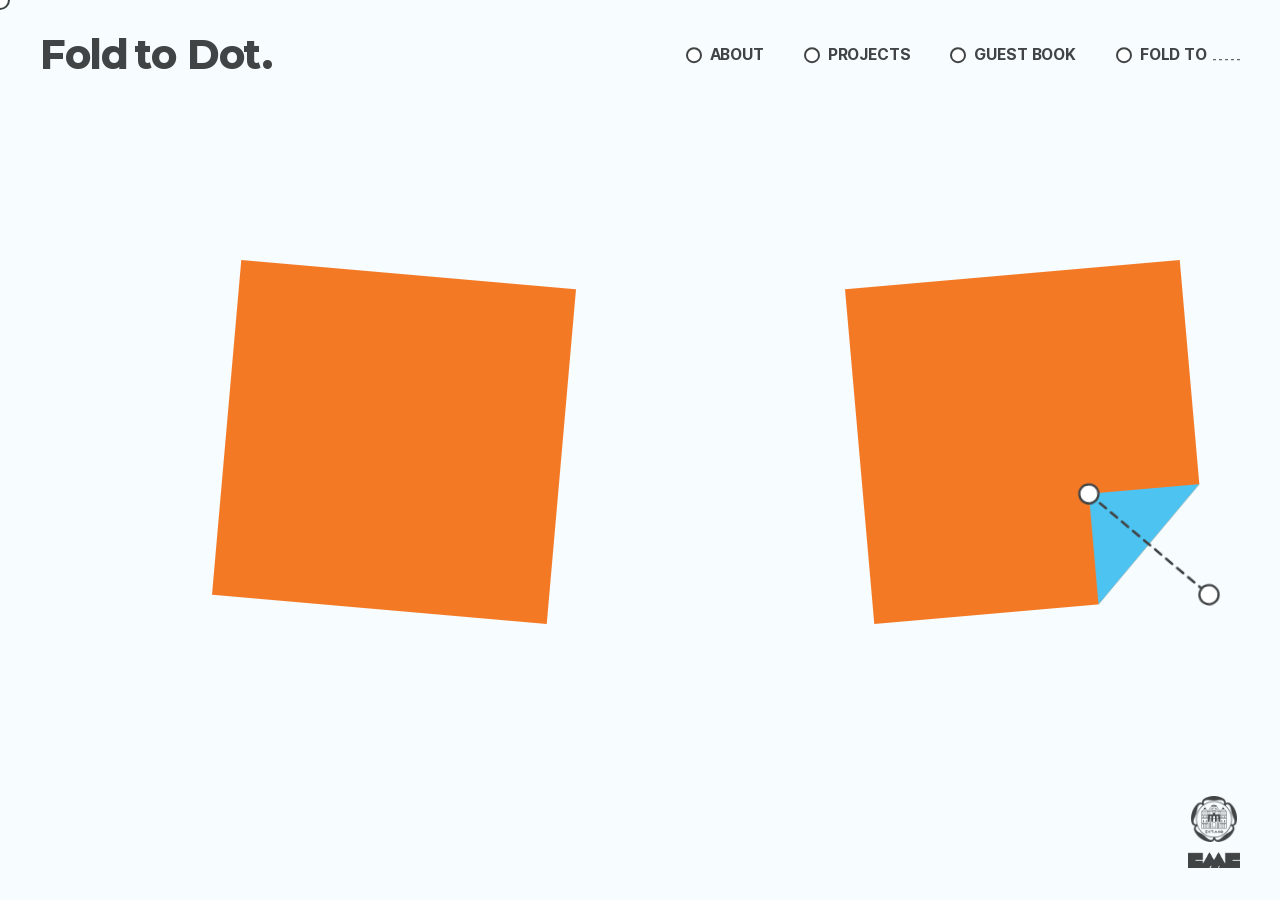
<file: index.html>
<!DOCTYPE html>
<html lang="ko">
<head>
  <meta charset="UTF-8">
  <meta name="viewport" content="width=device-width, initial-scale=1.0">
  <title>덕성여자대학교 시각디자인전공 제61회 졸업전시회</title>
  <link rel="icon" href="/favicon.ico?v=5" sizes="any">
  <link rel="icon" href="/favicon.png?v=5" type="image/png" sizes="32x32">
  <link rel="icon" href="/favicon-192.png?v=5" type="image/png" sizes="192x192">
  <link rel="icon" href="/favicon-64.png?v=5" type="image/png" sizes="64x64">
  <meta property="og:title" content="덕성여자대학교 시각디자인전공 제61회 졸업전시회">
  <meta property="og:description" content="2026.11.12 — 11.16 홍익대 대학로 아트센터 B2, 제3전시실">
  <meta property="og:image" content="https://duksungvcd2026.com/images/og-image.png">
  <meta property="og:url" content="https://duksungvcd2026.com/">
  <meta property="og:type" content="website">
  <link rel="stylesheet" href="css/hanja.css?v=11141001">
  <link rel="stylesheet" href="css/style.css?v=11141001">
  <script src="js/fold-paper.js?v=11141001"></script>
  <script src="js/gate.js?v=11141001"></script>
</head>
<body>
<div class="page-loader" id="pageLoader" aria-hidden="true">
  <div class="load-line">
    <i class="load-dot load-dot-start"></i>
    <i class="load-dash" id="loadDash"></i>
    <i class="load-dot load-dot-end"></i>
  </div>
</div>
  <div class="custom-cursor"></div>
  <header class="site-header">
    <a href="index.html" class="logo-badge site-logo" aria-label="Fold to Dot. 홈으로">
      <span class="logo-word">Fold to</span><span class="logo-link" aria-hidden="true"><i class="logo-dot logo-dot-start"></i><i class="logo-dash"></i><i class="logo-dot logo-dot-end"></i></span><span class="logo-word">Dot.</span>
    </a>
    <nav class="main-nav" id="mainNav">
      <ul>
        <li><a href="about.html"><i class="nav-dot" aria-hidden="true"></i><span>ABOUT</span></a></li>
        <li><a href="project.html"><i class="nav-dot" aria-hidden="true"></i><span>PROJECTS</span></a></li>
        <li><a href="guestbook.html"><i class="nav-dot" aria-hidden="true"></i><span>GUEST BOOK</span></a></li>
        <li><a href="fold.html"><i class="nav-dot" aria-hidden="true"></i><span>FOLD TO <span class="nav-blank" aria-label="빈칸"></span></span></a></li>
      </ul>
    </nav>
    <button class="menu-toggle" id="menuToggle" aria-label="메뉴 열기">
    <span></span>
    <span></span>
    <span></span>
  </button>
  </header>

  <main class="home" id="home">
    <!-- 종이가 D 모양으로 접히는 4단계 (로딩 그래픽과 같은 도형) -->
    <div class="home-steps" role="img" aria-label="종이가 네 번에 걸쳐 D 모양으로 접히는 과정">
      <!-- 1→2→3→4 를 3번 이어 붙여서 끊김 없이 왼쪽으로 흐르게 -->
      <div class="home-track">
        <svg class="home-step" viewBox="0 0 300 300" aria-hidden="true"><polygon class="o" points="45,45 255,45 255,255 45,255"/></svg>
        <svg class="home-step" viewBox="0 0 300 300" aria-hidden="true"><polygon class="o" points="45,45 255,45 255,185.7 185.7,255 45,255"/><polygon class="b" points="255,185.7 185.7,185.7 185.7,255"/><g class="fold-mark"><line x1="185.7" y1="185.7" x2="255" y2="255"/><circle cx="185.7" cy="185.7" r="6"/><circle cx="255" cy="255" r="6"/></g></svg>
        <svg class="home-step" viewBox="0 0 300 300" aria-hidden="true"><polygon class="o" points="45,45 185.7,45 255,114.3 255,185.7 185.7,255 45,255"/><polygon class="b" points="185.7,45 255,114.3 185.7,114.3"/><polygon class="b" points="255,185.7 185.7,185.7 185.7,255"/><g class="fold-mark"><line x1="185.7" y1="114.3" x2="255" y2="45"/><circle cx="185.7" cy="114.3" r="6"/><circle cx="255" cy="45" r="6"/></g></svg>
        <svg class="home-step" viewBox="0 0 300 300" aria-hidden="true"><polygon class="o" points="116.4,45 185.7,45 255,114.3 255,185.7 185.7,255 116.4,255"/><polygon class="b" points="80.7,45 116.4,45 116.4,255 80.7,255"/><polygon class="b" points="185.7,45 255,114.3 185.7,114.3"/><polygon class="b" points="255,185.7 185.7,185.7 185.7,255"/><g class="fold-mark"><line x1="116.4" y1="45" x2="116.4" y2="255"/><circle cx="116.4" cy="45" r="6"/><circle cx="116.4" cy="255" r="6"/></g></svg>
        <svg class="home-step" viewBox="0 0 300 300" aria-hidden="true"><polygon class="o" points="45,45 255,45 255,255 45,255"/></svg>
        <svg class="home-step" viewBox="0 0 300 300" aria-hidden="true"><polygon class="o" points="45,45 255,45 255,185.7 185.7,255 45,255"/><polygon class="b" points="255,185.7 185.7,185.7 185.7,255"/><g class="fold-mark"><line x1="185.7" y1="185.7" x2="255" y2="255"/><circle cx="185.7" cy="185.7" r="6"/><circle cx="255" cy="255" r="6"/></g></svg>
        <svg class="home-step" viewBox="0 0 300 300" aria-hidden="true"><polygon class="o" points="45,45 185.7,45 255,114.3 255,185.7 185.7,255 45,255"/><polygon class="b" points="185.7,45 255,114.3 185.7,114.3"/><polygon class="b" points="255,185.7 185.7,185.7 185.7,255"/><g class="fold-mark"><line x1="185.7" y1="114.3" x2="255" y2="45"/><circle cx="185.7" cy="114.3" r="6"/><circle cx="255" cy="45" r="6"/></g></svg>
        <svg class="home-step" viewBox="0 0 300 300" aria-hidden="true"><polygon class="o" points="116.4,45 185.7,45 255,114.3 255,185.7 185.7,255 116.4,255"/><polygon class="b" points="80.7,45 116.4,45 116.4,255 80.7,255"/><polygon class="b" points="185.7,45 255,114.3 185.7,114.3"/><polygon class="b" points="255,185.7 185.7,185.7 185.7,255"/><g class="fold-mark"><line x1="116.4" y1="45" x2="116.4" y2="255"/><circle cx="116.4" cy="45" r="6"/><circle cx="116.4" cy="255" r="6"/></g></svg>
        <svg class="home-step" viewBox="0 0 300 300" aria-hidden="true"><polygon class="o" points="45,45 255,45 255,255 45,255"/></svg>
        <svg class="home-step" viewBox="0 0 300 300" aria-hidden="true"><polygon class="o" points="45,45 255,45 255,185.7 185.7,255 45,255"/><polygon class="b" points="255,185.7 185.7,185.7 185.7,255"/><g class="fold-mark"><line x1="185.7" y1="185.7" x2="255" y2="255"/><circle cx="185.7" cy="185.7" r="6"/><circle cx="255" cy="255" r="6"/></g></svg>
        <svg class="home-step" viewBox="0 0 300 300" aria-hidden="true"><polygon class="o" points="45,45 185.7,45 255,114.3 255,185.7 185.7,255 45,255"/><polygon class="b" points="185.7,45 255,114.3 185.7,114.3"/><polygon class="b" points="255,185.7 185.7,185.7 185.7,255"/><g class="fold-mark"><line x1="185.7" y1="114.3" x2="255" y2="45"/><circle cx="185.7" cy="114.3" r="6"/><circle cx="255" cy="45" r="6"/></g></svg>
        <svg class="home-step" viewBox="0 0 300 300" aria-hidden="true"><polygon class="o" points="116.4,45 185.7,45 255,114.3 255,185.7 185.7,255 116.4,255"/><polygon class="b" points="80.7,45 116.4,45 116.4,255 80.7,255"/><polygon class="b" points="185.7,45 255,114.3 185.7,114.3"/><polygon class="b" points="255,185.7 185.7,185.7 185.7,255"/><g class="fold-mark"><line x1="116.4" y1="45" x2="116.4" y2="255"/><circle cx="116.4" cy="45" r="6"/><circle cx="116.4" cy="255" r="6"/></g></svg>
      </div>
    </div>
  </main>


  <!-- 오른쪽 아래: 학교 로고 + 전공 로고 -->
  <aside class="side-fab">
    <img class="side-logo" src="images/duksung-logo.png" alt="덕성여자대학교">
    <img class="side-logo-sub" src="images/visual-design-logo.png" alt="시각디자인전공 로고">
  </aside>

  <script src="js/script.js?v=11141001"></script>
</body>
</html>
</file>
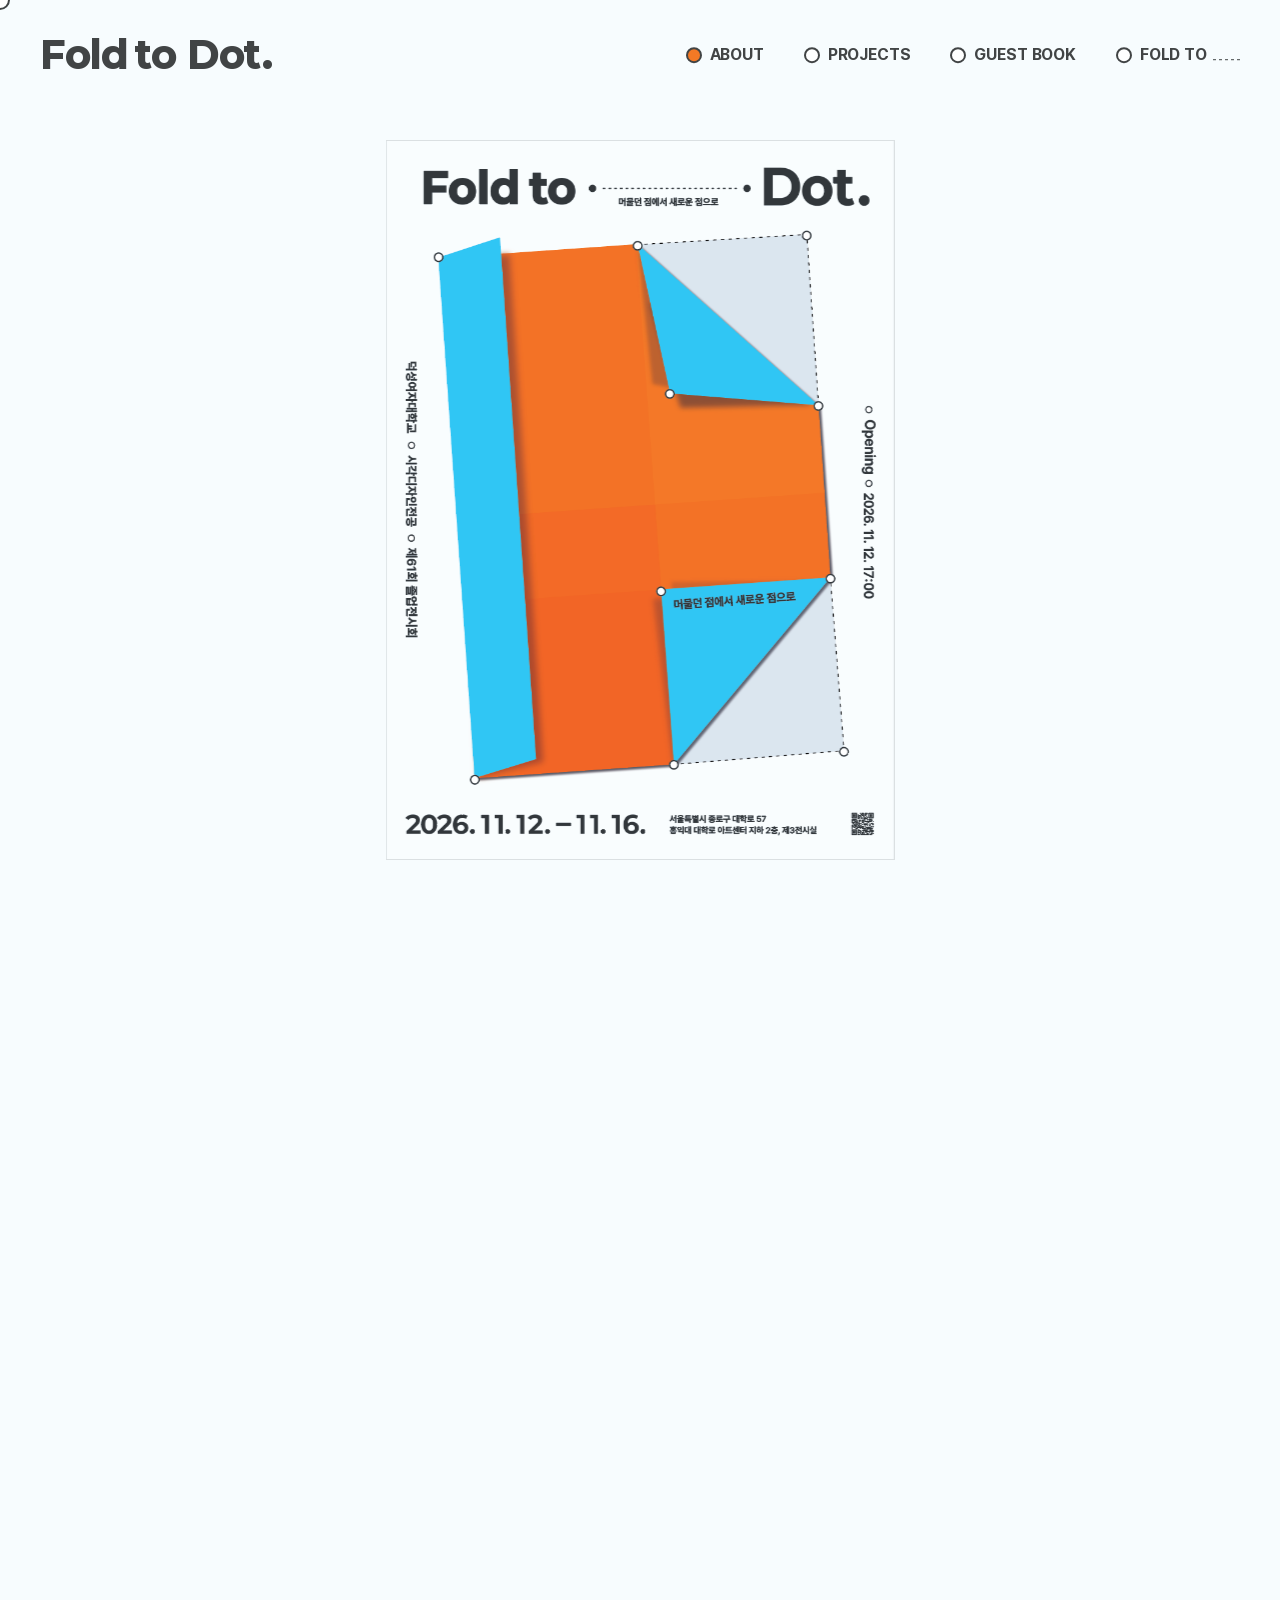
<file: about.html>
<!DOCTYPE html>
<html lang="ko">
<head>
  <meta charset="UTF-8">
  <meta name="viewport" content="width=device-width, initial-scale=1.0">
  <title>About | 덕성여자대학교 시각디자인전공 제61회 졸업전시회</title>
  <link rel="icon" href="/favicon.ico?v=5" sizes="any">
  <link rel="icon" href="/favicon.png?v=5" type="image/png" sizes="32x32">
  <link rel="icon" href="/favicon-192.png?v=5" type="image/png" sizes="192x192">
  <link rel="icon" href="/favicon-64.png?v=5" type="image/png" sizes="64x64">
  <meta property="og:title" content="덕성여자대학교 시각디자인전공 제61회 졸업전시회">
  <meta property="og:description" content="2026.11.12 — 11.16 홍익대 대학로 아트센터 B2, 제3전시실">
  <meta property="og:image" content="https://duksungvcd2026.com/images/og-image.png">
  <meta property="og:url" content="https://duksungvcd2026.com/">
  <meta property="og:type" content="website">
  <link rel="stylesheet" href="css/hanja.css?v=11141001">
  <link rel="stylesheet" href="css/style.css?v=11141001">
  <script src="js/fold-paper.js?v=11141001"></script>
  <script src="js/gate.js?v=11141001"></script>
</head>
<body>
<div class="page-loader" id="pageLoader" aria-hidden="true">
  <div class="load-line">
    <i class="load-dot load-dot-start"></i>
    <i class="load-dash" id="loadDash"></i>
    <i class="load-dot load-dot-end"></i>
  </div>
</div>
  <div class="custom-cursor"></div>

  <header class="site-header">
    <a href="index.html" class="logo-badge site-logo" aria-label="Fold to Dot. 홈으로">
      <span class="logo-word">Fold to</span><span class="logo-link" aria-hidden="true"><i class="logo-dot logo-dot-start"></i><i class="logo-dash"></i><i class="logo-dot logo-dot-end"></i></span><span class="logo-word">Dot.</span>
    </a>
    <nav class="main-nav" id="mainNav">
      <ul>
        <li><a href="about.html" class="active"><i class="nav-dot" aria-hidden="true"></i><span>ABOUT</span></a></li>
        <li><a href="project.html"><i class="nav-dot" aria-hidden="true"></i><span>PROJECTS</span></a></li>
        <li><a href="guestbook.html"><i class="nav-dot" aria-hidden="true"></i><span>GUEST BOOK</span></a></li>
        <li><a href="fold.html"><i class="nav-dot" aria-hidden="true"></i><span>FOLD TO <span class="nav-blank" aria-label="빈칸"></span></span></a></li>
      </ul>
    </nav>
    <button class="menu-toggle" id="menuToggle" aria-label="메뉴 열기">
    <span></span>
    <span></span>
    <span></span>
  </button>
  </header>

  <main>
    <!-- 스크롤하면 포스터가 왼쪽으로, 오른쪽에 제목·설명 등장 (화면 고정 구간) -->
    <section class="about-hero" id="aboutHero">
      <div class="about-sticky">
        <div class="about-poster" id="aboutPoster">
          <!-- 처음: 포스터 이미지 / 옆으로 밀리면: 무빙 포스터(mp4) -->
          <img class="about-poster-img" src="images/poster.png" alt="Fold to Dot. 전시 포스터">
          <video class="about-poster-video" id="aboutPosterVideo" src="images/poster.mp4" muted playsinline preload="auto" aria-label="Fold to Dot. 무빙 포스터"></video>
        </div>
        <div class="about-intro scroll-intro-inner" id="aboutIntro" data-reveal="manual">
         <div class="about-col" id="aboutCol">
          <div class="about-intro-block" id="aboutIntroBlock">
    <h1 class="reveal-text">덕성여자대학교 시각디자인전공<br>제61회 졸업전시회<br><span class="title-en">Fold to Dot.</span></h1>
    <p class="scroll-text reveal-text">
      대학에서 머물던 각자의 점은 다양한 경험과 시간을 거치며 하나의 형태로 접힙니다.<br>
      서로 다른 배움과 가능성이 쌓인 시간은 각자의 일부가 되고,<br>
      우리는 그 경험을 바탕으로 다시 새로운 점을 향해 나아갑니다.<br>
      접힌 종이가 펼쳐지며 이전과는 다른 모습을 드러내듯,<br>
      졸업은 익숙한 자리에서 벗어나 새로운 가능성을 마주하는 과정입니다.<br><br>
      <span class="bold-text">Fold to Dot</span>은 지금까지의 경험을 바탕으로 각자의 다음 점을 찾아 나서는 졸업전시회입니다.<br>
      서로 다른 방향으로 이어질 각자의 새로운 출발을 함께하는 이곳에 여러분을 초대합니다.
    </p>
          </div>
          <!-- 스크롤을 더 내리면 나타남: 전시 정보 | 졸업전시준비위원회 나란히 -->
          <div class="about-details" id="aboutDetails">
            <dl class="about-info">
              <dt><i class="nav-dot" aria-hidden="true"></i>날짜</dt>
              <dd>2026.11.12.(목) — 2026.11.16.(월)</dd>
              <dt><i class="nav-dot" aria-hidden="true"></i>시간</dt>
              <dd><span class="about-info-sub">Opening</span> 11.12. 17:00<br><span class="about-info-sub">12일</span> 17:30~18:30<br><span class="about-info-sub">13일 — 16일</span> 10:00~18:00</dd>
              <dt><i class="nav-dot" aria-hidden="true"></i>장소</dt>
              <dd>서울특별시 종로구 대학로 57<br>홍익대 대학로 아트센터 B2, 제3전시실</dd>
            </dl>

            <div class="about-committee">
              <p class="about-committee-title"><i class="nav-dot" aria-hidden="true"></i>졸업전시준비위원회</p>
              <!-- 직책 | 이름 칸을 맞춘 표 (윗줄·아랫줄 이름이 같은 세로선에서 시작) -->
              <div class="committee-grid">
                <span class="r first">위원장</span><span class="n">김채윤</span><span class="r pair">부위원장</span><span class="n">이슬아</span>
                <span class="r first">총무</span><span class="n">황연우</span>
                <span class="r first">디자인팀</span><span class="n">한예진 최지현 고주영</span>
                <span class="r first">영상팀</span><span class="n">신은서 김다희</span><span class="r pair">도록팀</span><span class="n wide">유하늘 이현정</span>
                <span class="r first">홍보팀</span><span class="n">서단</span>
              </div>
            </div>
          </div>
         </div>
        </div>
      </div>
    </section>
  </main>

  <script src="js/script.js?v=11141001"></script>
</body>
</html>
</file>
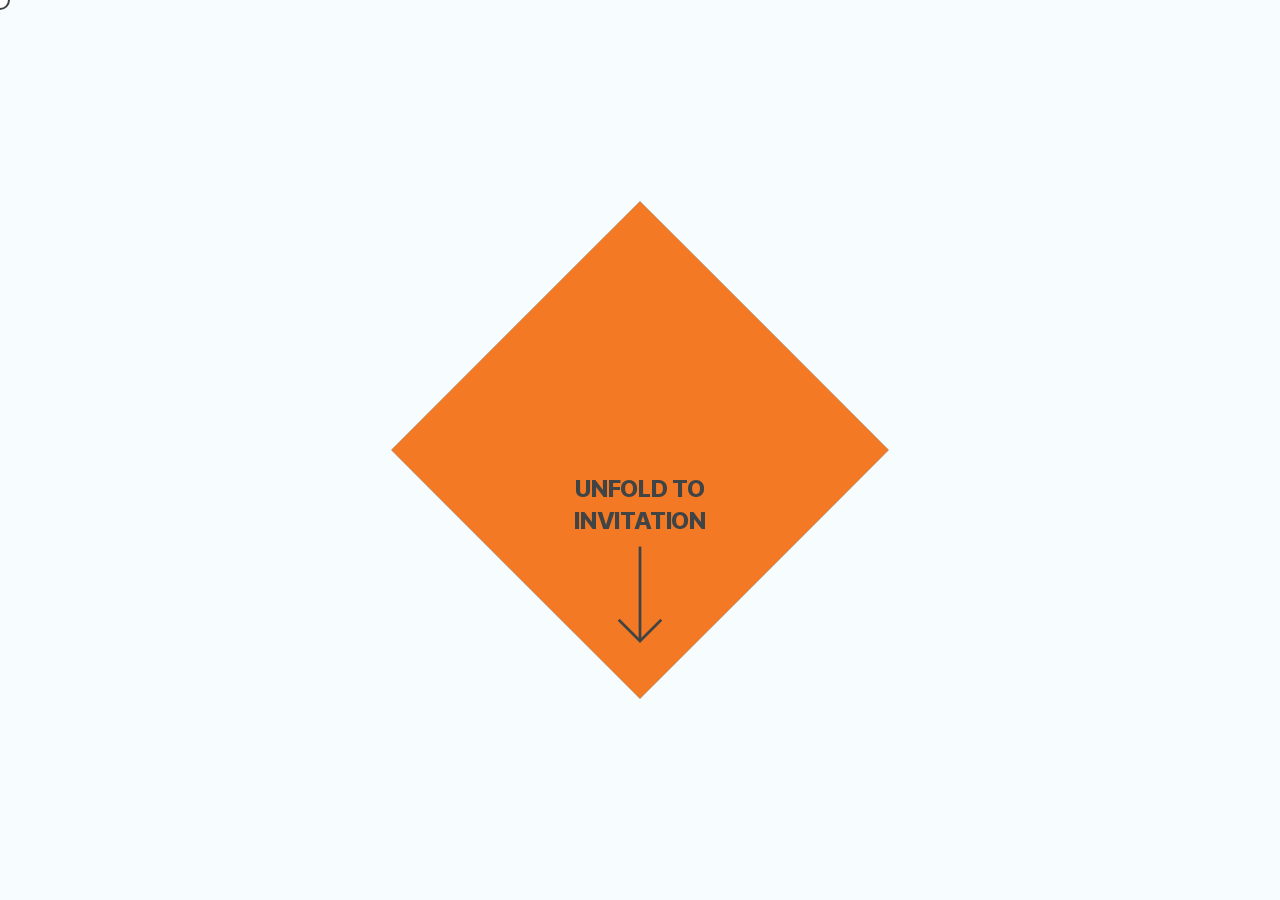
<file: invitation.html>
<!DOCTYPE html>
<html lang="ko">
<head>
  <meta charset="UTF-8">
  <meta name="viewport" content="width=device-width, initial-scale=1.0, viewport-fit=cover">
  <title>모바일 초대장 | 덕성여자대학교 시각디자인전공 제61회 졸업전시회</title>
  <link rel="icon" href="/favicon.ico?v=5" sizes="any">
  <link rel="icon" href="/favicon.png?v=5" type="image/png" sizes="32x32">
  <link rel="icon" href="/favicon-192.png?v=5" type="image/png" sizes="192x192">
  <link rel="icon" href="/favicon-64.png?v=5" type="image/png" sizes="64x64">
  <meta property="og:title" content="모바일 초대장 | 덕성여자대학교 시각디자인전공 제61회 졸업전시회">
  <meta property="og:description" content="2026.11.12 — 11.16 홍익대 대학로 아트센터 B2, 제3전시실">
  <meta property="og:image" content="https://duksungvcd2026.com/images/og-invitation.png">
  <meta property="og:url" content="https://duksungvcd2026.com/invitation">
  <meta property="og:type" content="website">
  <link rel="stylesheet" href="css/hanja.css?v=11141001">
  <link rel="stylesheet" href="css/style.css?v=11141001">
  <link rel="stylesheet" href="css/invitation.css?v=11141001">
</head>
<body class="invite-page">
  <div class="custom-cursor"></div>

  <main class="invite">
    <!-- 첫 화면: 실제 오프라인 초대장 – 주황 겉면(UNFOLD TO INVITATION) → 누르면 펼쳐지며 파란 안쪽 -->
    <section class="inv-hero" id="invHero" aria-label="Fold to Dot. 초대장 – 눌러서 펼치기">
      <svg class="inv-svg" id="invSvg" role="img" aria-label="접힌 초대장"></svg>
      <!-- 화면 읽기용 (그림 속 글자와 같은 내용) -->
      <div class="sr-only">
        <h1>INVITATION! 덕성여자대학교 시각디자인전공 제61회 졸업전시회 Fold to Dot 폴드 투 닷</h1>
        <p>DATE 2026. 11. 12. — 11. 16. / OPENING 2026. 11. 12. 17:00 / PLACE 서울시 종로구 대학로 57 홍익대 대학로아트센터 B2, 제3실 전시장</p>
      </div>
    </section>

  </main>

  <script src="js/invitation.js?v=11141001"></script>
  <script src="js/script.js?v=11141001"></script>
</body>
</html>
</file>
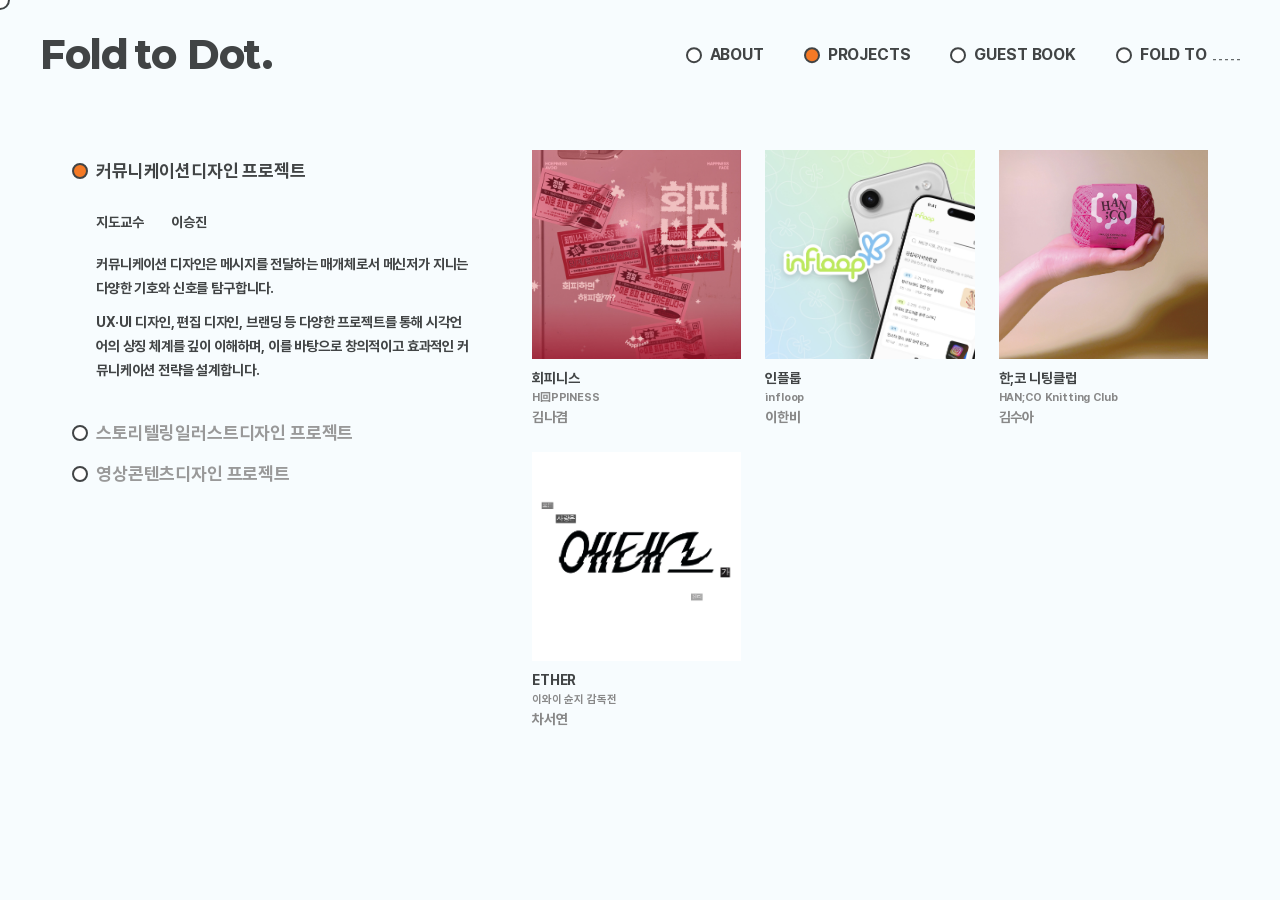
<file: project.html>
<!DOCTYPE html>
<html lang="ko">
<head>
  <meta charset="UTF-8">
  <meta name="viewport" content="width=device-width, initial-scale=1.0">
  <title>Project | 덕성여자대학교 시각디자인전공 제61회 졸업전시회</title>
  <link rel="icon" href="/favicon.ico?v=5" sizes="any">
  <link rel="icon" href="/favicon.png?v=5" type="image/png" sizes="32x32">
  <link rel="icon" href="/favicon-192.png?v=5" type="image/png" sizes="192x192">
  <link rel="icon" href="/favicon-64.png?v=5" type="image/png" sizes="64x64">
  <meta property="og:title" content="덕성여자대학교 시각디자인전공 제61회 졸업전시회">
  <meta property="og:description" content="2026.11.12 — 11.16 홍익대 대학로 아트센터 B2, 제3전시실">
  <meta property="og:image" content="https://duksungvcd2026.com/images/og-image.png">
  <meta property="og:url" content="https://duksungvcd2026.com/">
  <meta property="og:type" content="website">
  <link rel="stylesheet" href="css/hanja.css?v=11141001">
  <link rel="stylesheet" href="css/style.css?v=11141001">
  <script src="js/fold-paper.js?v=11141001"></script>
  <script src="js/gate.js?v=11141001"></script>
</head>
<body>
<div class="page-loader" id="pageLoader" aria-hidden="true">
  <div class="load-line">
    <i class="load-dot load-dot-start"></i>
    <i class="load-dash" id="loadDash"></i>
    <i class="load-dot load-dot-end"></i>
  </div>
</div>
  <div class="custom-cursor"></div>
  <header class="site-header">
    <a href="index.html" class="logo-badge site-logo" aria-label="Fold to Dot. 홈으로">
      <span class="logo-word">Fold to</span><span class="logo-link" aria-hidden="true"><i class="logo-dot logo-dot-start"></i><i class="logo-dash"></i><i class="logo-dot logo-dot-end"></i></span><span class="logo-word">Dot.</span>
    </a>
    <nav class="main-nav" id="mainNav">
      <ul>
        <li><a href="about.html"><i class="nav-dot" aria-hidden="true"></i><span>ABOUT</span></a></li>
        <li><a href="project.html" class="active"><i class="nav-dot" aria-hidden="true"></i><span>PROJECTS</span></a></li>
        <li><a href="guestbook.html"><i class="nav-dot" aria-hidden="true"></i><span>GUEST BOOK</span></a></li>
        <li><a href="fold.html"><i class="nav-dot" aria-hidden="true"></i><span>FOLD TO <span class="nav-blank" aria-label="빈칸"></span></span></a></li>
      </ul>
    </nav>
    <button class="menu-toggle" id="menuToggle" aria-label="메뉴 열기">
    <span></span>
    <span></span>
    <span></span>
  </button>
  </header>

<main class="project-layout">

  <aside class="project-info">
  <ul class="project-accordion">

    <li class="project-item active" data-panel="comm">
      <button class="project-tab"><i class="nav-dot" aria-hidden="true"></i><span>커뮤니케이션디자인 프로젝트</span></button>
      <div class="project-detail">
        <p class="project-info-row"><span class="info-label">지도교수</span> 이승진</p>
        <p class="project-info-desc">커뮤니케이션 디자인은 메시지를 전달하는 매개체로서 메신저가 지니는 다양한 기호와 신호를 탐구합니다.</p>
        <p class="project-info-desc">UX·UI 디자인, 편집 디자인, 브랜딩 등 다양한 프로젝트를 통해 시각언어의 상징 체계를 깊이 이해하며, 이를 바탕으로 창의적이고 효과적인 커뮤니케이션 전략을 설계합니다.</p>
      </div>
    </li>

    <li class="project-item" data-panel="story">
      <button class="project-tab"><i class="nav-dot" aria-hidden="true"></i><span>스토리텔링일러스트디자인 프로젝트</span></button>
      <div class="project-detail">
        <p class="project-info-row"><span class="info-label">지도교수</span> 김승민</p>
        <p class="project-info-desc">일러스트레이션은 손끝에서 탄생하는 독창적인 기호와 표현의 세계에 몰입하여, 개개인의 특유의 감성과 개성을 탐구합니다.</p>
        <p class="project-info-desc">스토리 편집 및 각색 과정을 거쳐 그림책과 인쇄물로 제작하고, 출판 기획 및 화면 구성, 일러스트를 활용한 굿즈 상품 제작 등을 통해 다양한 실무 경험을 체험하며 전문성을 키웁니다.</p>
      </div>
    </li>

    <li class="project-item" data-panel="video">
      <button class="project-tab"><i class="nav-dot" aria-hidden="true"></i><span>영상콘텐츠디자인 프로젝트</span></button>
      <div class="project-detail">
        <p class="project-info-row"><span class="info-label">지도교수</span> 박지다</p>
        <p class="project-info-desc">영상 디자인은 영상 속 프레임이 담아내는 시각 기호와 신호를 해석하고 재구성합니다.</p>
        <p class="project-info-desc">2D·3D 애니메이션, 캐릭터 및 상품 디자인 제작을 통해 자신만의 독자적인 작품 세계를 조성하며, 실무를 체험하는 동시에 영상 매체의 문법을 이해하는 여정을 함께합니다.</p>
      </div>
    </li>

  </ul>
</aside>

  <section class="project-works">

    <div class="work-grid active" data-panel="comm"><!-- js/works.js 에서 채움 -->
    </div>

    <div class="work-grid" data-panel="story"><!-- js/works.js 에서 채움 -->
    </div>

    <div class="work-grid" data-panel="video"><!-- js/works.js 에서 채움 -->
    </div>

  </section>
</main>

  <script>/* works.js는 직접 고치는 파일이라 매번 새로 불러옴 + 오류 나면 몇 번째 줄인지 기억 */window.addEventListener('error',function(e){if(/works\.js/.test(e.filename||''))window.__worksErr=e.lineno+'번째 줄 – '+e.message;});document.write('<script src="js/works.js?t='+Date.now()+'"><\/script>');</script>
  <script src="js/script.js?v=11141001"></script>
</body>
</html>
</file>
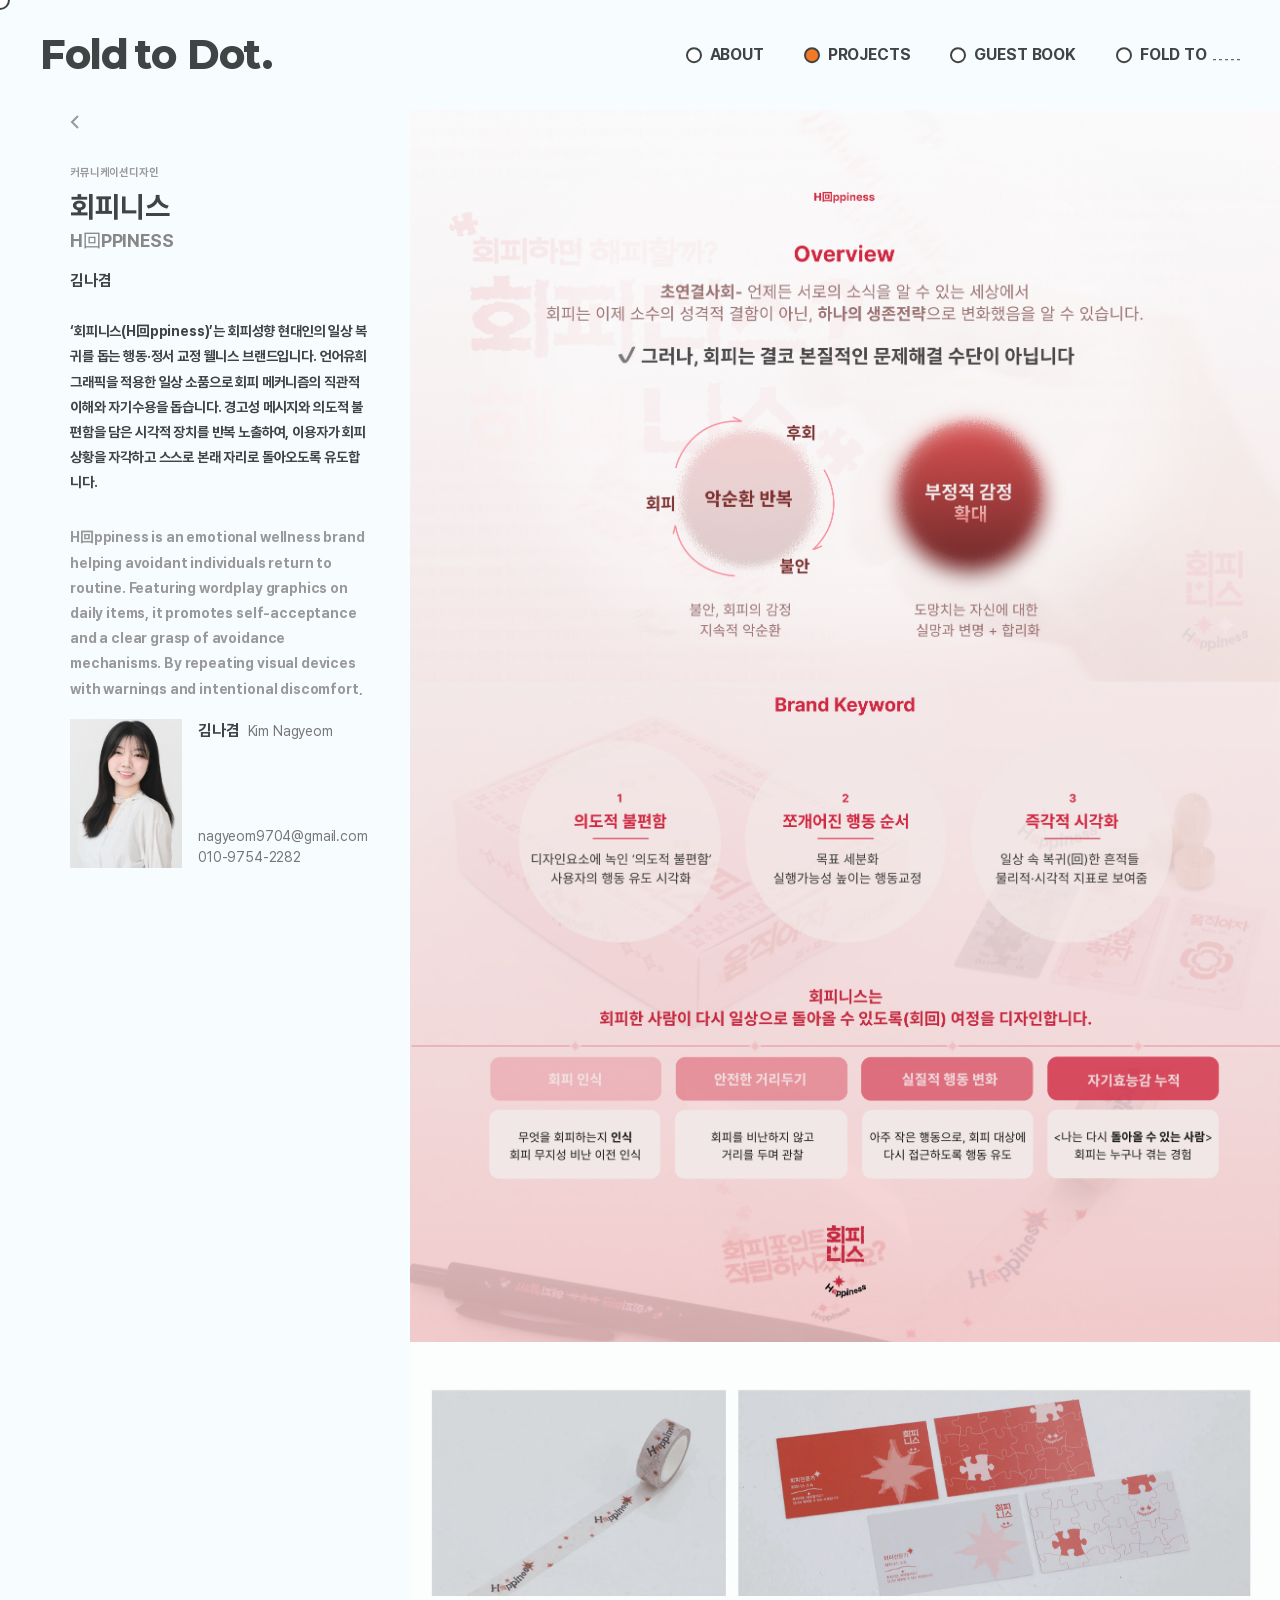
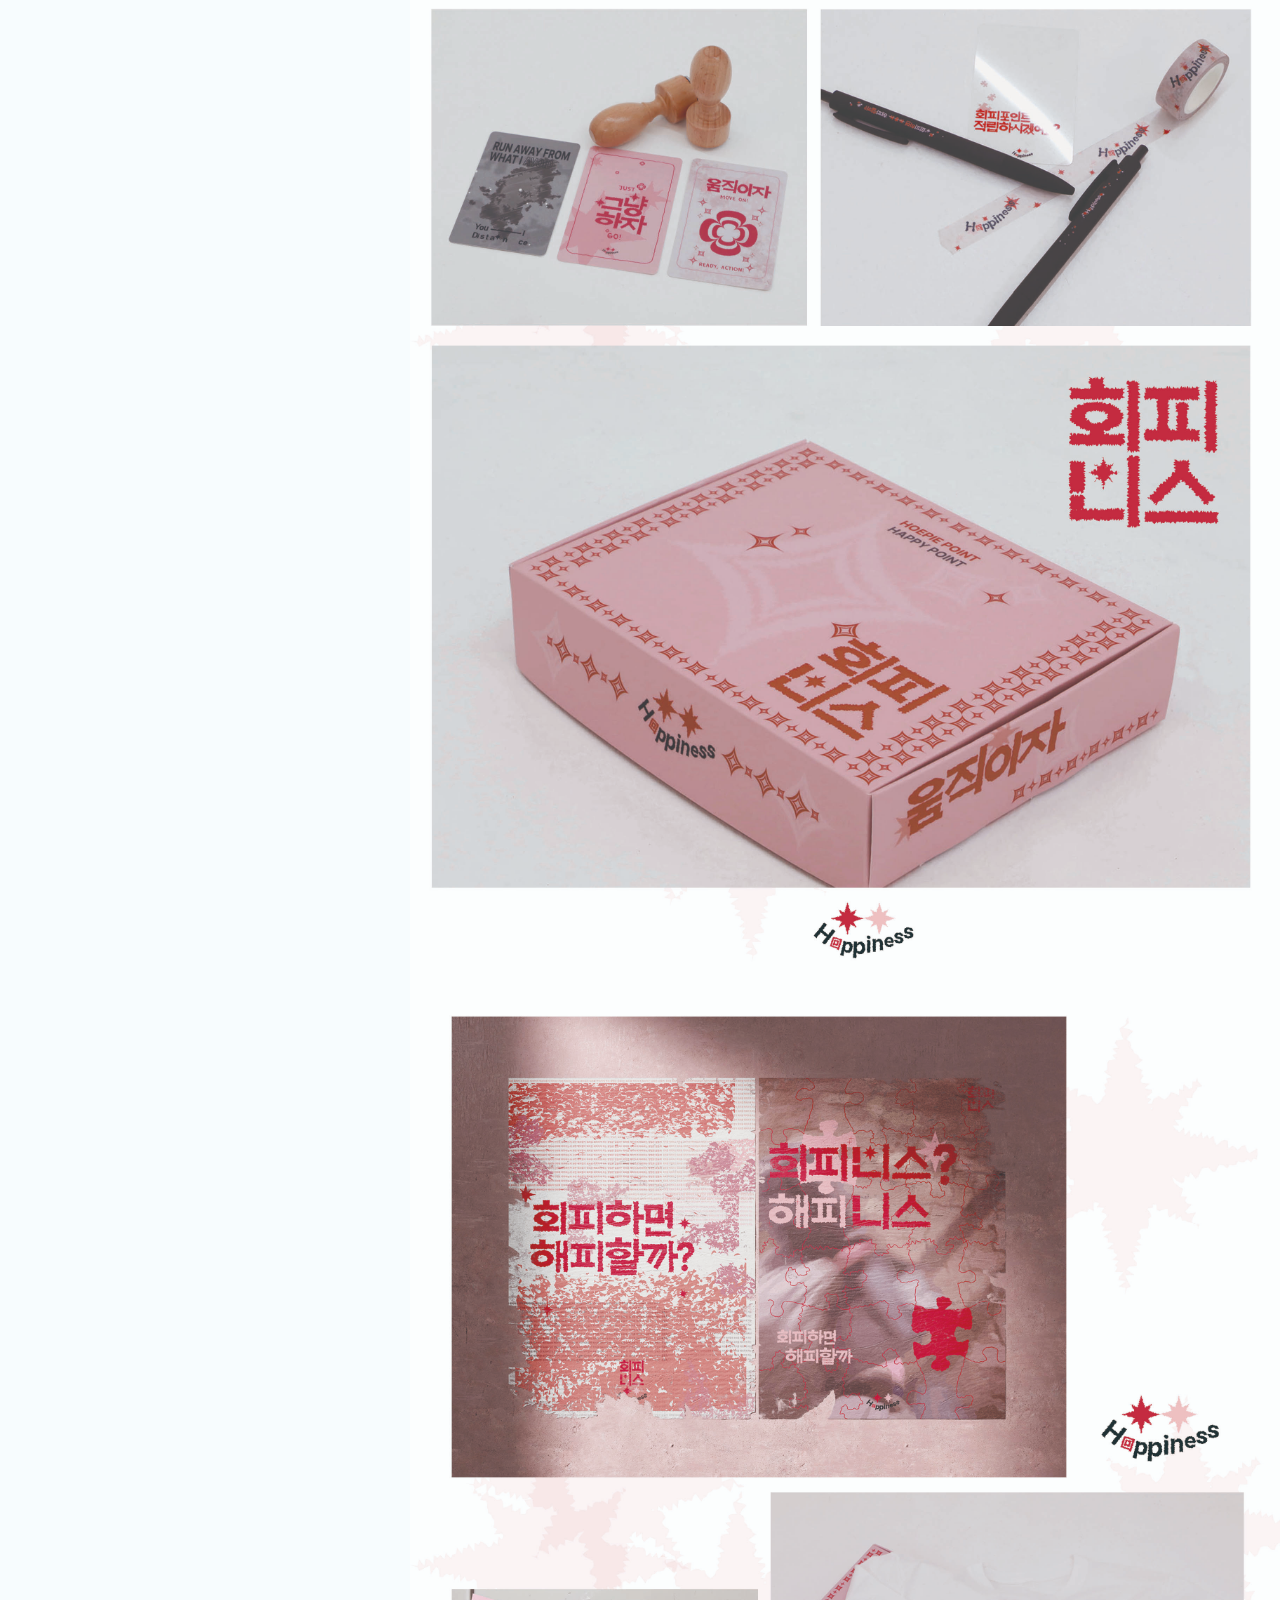
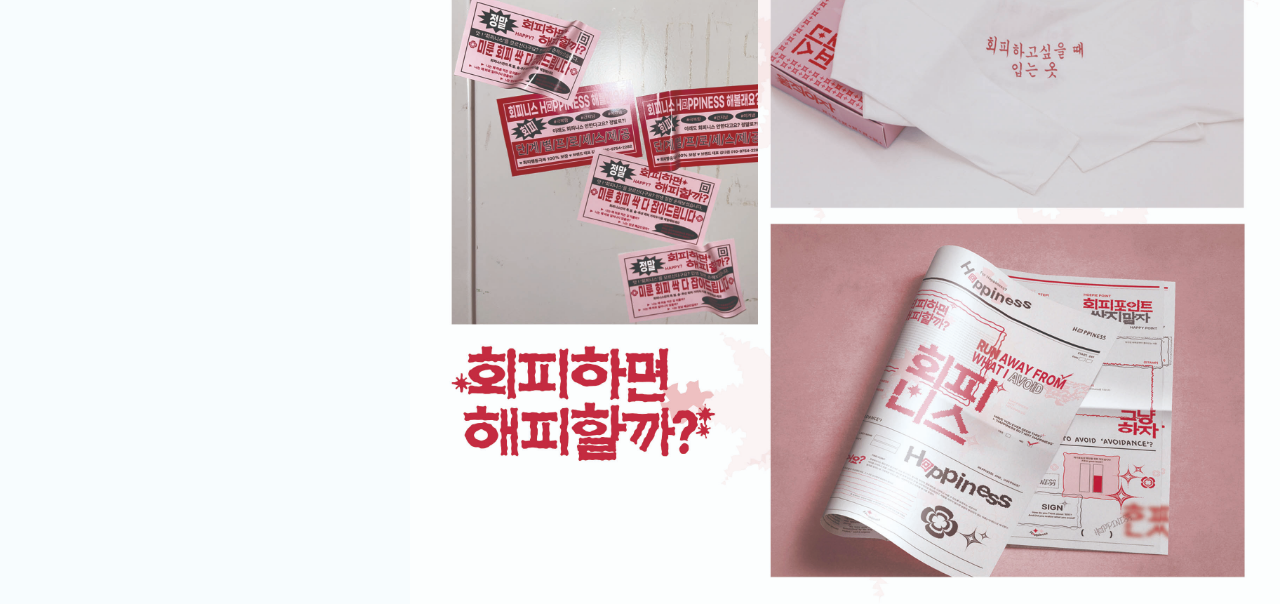
<file: work.html>
<!DOCTYPE html>
<html lang="ko">
<head>
  <meta charset="UTF-8">
  <meta name="viewport" content="width=device-width, initial-scale=1.0">
  <title>작품명 | 덕성여자대학교 시각디자인전공 제61회 졸업전시회</title>
  <link rel="icon" href="/favicon.ico?v=5" sizes="any">
  <link rel="icon" href="/favicon.png?v=5" type="image/png" sizes="32x32">
  <link rel="icon" href="/favicon-192.png?v=5" type="image/png" sizes="192x192">
  <link rel="icon" href="/favicon-64.png?v=5" type="image/png" sizes="64x64">
  <meta property="og:title" content="덕성여자대학교 시각디자인전공 제61회 졸업전시회">
  <meta property="og:description" content="2026.11.12 — 11.16 홍익대 대학로 아트센터 B2, 제3전시실">
  <meta property="og:image" content="https://duksungvcd2026.com/images/og-image.png">
  <meta property="og:url" content="https://duksungvcd2026.com/">
  <meta property="og:type" content="website">
  <link rel="stylesheet" href="css/hanja.css?v=11141001">
  <link rel="stylesheet" href="css/style.css?v=11141001">
  <script src="js/fold-paper.js?v=11141001"></script>
  <script src="js/gate.js?v=11141001"></script>
</head>
<body>
<div class="page-loader" id="pageLoader" aria-hidden="true">
  <div class="load-line">
    <i class="load-dot load-dot-start"></i>
    <i class="load-dash" id="loadDash"></i>
    <i class="load-dot load-dot-end"></i>
  </div>
</div>
  <div class="custom-cursor"></div>
  <header class="site-header">
    <a href="index.html" class="logo-badge site-logo" aria-label="Fold to Dot. 홈으로">
      <span class="logo-word">Fold to</span><span class="logo-link" aria-hidden="true"><i class="logo-dot logo-dot-start"></i><i class="logo-dash"></i><i class="logo-dot logo-dot-end"></i></span><span class="logo-word">Dot.</span>
    </a>
    <nav class="main-nav" id="mainNav">
      <ul>
        <li><a href="about.html"><i class="nav-dot" aria-hidden="true"></i><span>ABOUT</span></a></li>
        <li><a href="project.html" class="active"><i class="nav-dot" aria-hidden="true"></i><span>PROJECTS</span></a></li>
        <li><a href="guestbook.html"><i class="nav-dot" aria-hidden="true"></i><span>GUEST BOOK</span></a></li>
        <li><a href="fold.html"><i class="nav-dot" aria-hidden="true"></i><span>FOLD TO <span class="nav-blank" aria-label="빈칸"></span></span></a></li>
      </ul>
    </nav>
    <button class="menu-toggle" id="menuToggle" aria-label="메뉴 열기">
    <span></span>
    <span></span>
    <span></span>
  </button>
  </header>

<main class="work-detail" id="workDetail">

  <!-- 왼쪽: 작품 정보 (스크롤해도 고정) / 아래쪽: 디자이너 정보 -->
  <aside class="work-detail-info">
    <div class="work-detail-main">
      <a class="work-back" href="project.html" id="workBack" aria-label="뒤로가기">
        <svg viewBox="0 0 10 16" width="10" height="16"><polyline points="8,2 2,8 8,14" fill="none" stroke="currentColor" stroke-width="2"/></svg>
      </a>
      <p class="work-detail-cat" id="workCat"></p>
      <h1 class="work-detail-title" id="workTitle">작품명</h1>
      <p class="work-detail-title-en" id="workTitleEn" hidden></p>
      <p class="work-detail-designer" id="workDesigner">디자이너</p>
      <p class="work-detail-desc" id="workDesc"></p>
      <p class="work-detail-desc-en" id="workDescEn"></p>
    </div>

    <div class="work-designer-box" id="workDesignerBox">
      <!-- 왼쪽: 프로필 사진 / 오른쪽: 이름 · 연락처 · Another Project -->
      <div class="work-designer-photo" id="dPhoto"></div>
      <div class="work-designer-text">
        <p class="work-designer-names"><span class="work-designer-name" id="dName"></span><span class="work-designer-en" id="dNameEn"></span></p>
        <p class="work-designer-contact" id="dContact"></p>
        <div class="work-designer-others" id="dOthers" hidden>
          <p class="work-designer-label-sm">Another Project</p>
          <div class="work-designer-other-list" id="dOtherList"></div>
        </div>
      </div>
    </div>
  </aside>

  <!-- 오른쪽: 작품 이미지 -->
  <section class="work-detail-images" id="workImages"></section>

</main>

  <script>/* works.js는 직접 고치는 파일이라 매번 새로 불러옴 + 오류 나면 몇 번째 줄인지 기억 */window.addEventListener('error',function(e){if(/works\.js/.test(e.filename||''))window.__worksErr=e.lineno+'번째 줄 – '+e.message;});document.write('<script src="js/works.js?t='+Date.now()+'"><\/script>');</script>
  <script src="js/script.js?v=11141001"></script>
</body>
</html>
</file>
<file: css/hanja.css>
/* 한자 전용 본고딕 (펴진고딕·페이퍼로지에 없는 한자만 이 폰트로). 화면에 나오는 한자가 든 조각 파일만 받아옴 */
@font-face{font-family:'Noto Sans KR';font-style:normal;font-display:swap;font-weight:400;src:url('../fonts/noto-kr-hanja/noto-sans-kr-0-400-normal.woff2') format('woff2');unicode-range:U+f9ca-fa0b,U+ff03-ff05,U+ff07,U+ff0a-ff0b,U+ff0d-ff19,U+ff1b,U+ff1d,U+ff20-ff5b,U+ff5d,U+ffe0-ffe3,U+ffe5-ffe6;}
@font-face{font-family:'Noto Sans KR';font-style:normal;font-display:swap;font-weight:400;src:url('../fonts/noto-kr-hanja/noto-sans-kr-1-400-normal.woff2') format('woff2');unicode-range:U+f92f-f980,U+f982-f9c9;}
@font-face{font-family:'Noto Sans KR';font-style:normal;font-display:swap;font-weight:400;src:url('../fonts/noto-kr-hanja/noto-sans-kr-2-400-normal.woff2') format('woff2');unicode-range:U+d723-d728,U+d72a-d733,U+d735-d748,U+d74a-d74f,U+d752-d753,U+d755-d757,U+d75a-d75f,U+d762-d764,U+d766-d768,U+d76a-d76b,U+d76d-d76f,U+d771-d787,U+d789-d78b,U+d78d-d78f,U+d791-d797,U+d79a,U+d79c,U+d79e-d7a3,U+f900-f909,U+f90b-f92e;}
@font-face{font-family:'Noto Sans KR';font-style:normal;font-display:swap;font-weight:400;src:url('../fonts/noto-kr-hanja/noto-sans-kr-65-400-normal.woff2') format('woff2');unicode-range:U+99df,U+99ed,U+99f1,U+99ff,U+9a01,U+9a08,U+9a0e-9a0f,U+9a19,U+9a2b,U+9a30,U+9a36-9a37,U+9a40,U+9a43,U+9a45,U+9a4d,U+9a55,U+9a57,U+9a5a-9a5b,U+9a5f,U+9a62,U+9a65,U+9a69-9a6a,U+9aa8,U+9ab8,U+9ad3,U+9ae5,U+9aee,U+9b1a,U+9b27,U+9b2a,U+9b31,U+9b3c,U+9b41-9b45,U+9b4f,U+9b54,U+9b5a,U+9b6f,U+9b8e,U+9b91,U+9b9f,U+9bab,U+9bae,U+9bc9,U+9bd6,U+9be4,U+9be8,U+9c0d,U+9c10,U+9c12,U+9c15,U+9c25,U+9c32,U+9c3b,U+9c47,U+9c49,U+9c57,U+9ce5,U+9ce7,U+9ce9,U+9cf3-9cf4,U+9cf6,U+9d09,U+9d1b,U+9d26,U+9d28,U+9d3b,U+9d51,U+9d5d,U+9d60-9d61,U+9d6c,U+9d72,U+9da9,U+9daf,U+9db4,U+9dc4,U+9dd7,U+9df2,U+9df8-9dfa,U+9e1a,U+9e1e,U+9e75,U+9e79,U+9e7d,U+9e7f,U+9e92-9e93,U+9e97,U+9e9d,U+9e9f,U+9ea5,U+9eb4-9eb5,U+9ebb,U+9ebe,U+9ec3,U+9ecd-9ece,U+9ed4,U+9ed8,U+9edb-9edc,U+9ede,U+9ee8,U+9ef4,U+9f07-9f08,U+9f0e,U+9f13,U+9f20,U+9f3b,U+9f4a-9f4b,U+9f4e,U+9f52,U+9f5f,U+9f61,U+9f67,U+9f6a,U+9f6c,U+9f77,U+9f8d,U+9f90,U+9f95,U+9f9c,U+ac02-ac03,U+ac05-ac06,U+ac09-ac0f,U+ac17-ac18,U+ac1b,U+ac1e-ac1f,U+ac21-ac23;}
@font-face{font-family:'Noto Sans KR';font-style:normal;font-display:swap;font-weight:400;src:url('../fonts/noto-kr-hanja/noto-sans-kr-66-400-normal.woff2') format('woff2');unicode-range:U+96a7-96a8,U+96aa,U+96b1,U+96b7,U+96bb,U+96c0-96c1,U+96c4-96c5,U+96c7,U+96c9,U+96cb-96ce,U+96d5-96d6,U+96d9,U+96db-96dc,U+96e2-96e3,U+96e8-96ea,U+96ef-96f0,U+96f2,U+96f6-96f7,U+96f9,U+96fb,U+9700,U+9706-9707,U+9711,U+9713,U+9716,U+9719,U+971c,U+971e,U+9727,U+9730,U+9732,U+9739,U+973d,U+9742,U+9744,U+9748,U+9756,U+975c,U+9761,U+9769,U+976d,U+9774,U+9777,U+977a,U+978b,U+978d,U+978f,U+97a0,U+97a8,U+97ab,U+97ad,U+97c6,U+97cb,U+97dc,U+97f6,U+97fb,U+97ff-9803,U+9805-9806,U+9808,U+980a,U+980c,U+9810-9813,U+9817-9818,U+982d,U+9830,U+9838-9839,U+983b,U+9846,U+984c-984e,U+9854,U+9858,U+985a,U+985e,U+9865,U+9867,U+986b,U+986f,U+98af,U+98b1,U+98c4,U+98c7,U+98db-98dc,U+98e1-98e2,U+98ed-98ef,U+98f4,U+98fc-98fe,U+9903,U+9909-990a,U+990c,U+9910,U+9913,U+9918,U+991e,U+9920,U+9928,U+9945,U+9949,U+994b-994d,U+9951-9952,U+9954,U+9957,U+9996,U+999d,U+99a5,U+99a8,U+99ac-99ae,U+99b1,U+99b3-99b4,U+99b9,U+99c1,U+99d0-99d2,U+99d5,U+99d9,U+99dd;}
@font-face{font-family:'Noto Sans KR';font-style:normal;font-display:swap;font-weight:400;src:url('../fonts/noto-kr-hanja/noto-sans-kr-67-400-normal.woff2') format('woff2');unicode-range:U+920d,U+9210-9212,U+9217,U+921e,U+9234,U+923a,U+923f-9240,U+9245,U+9249,U+9257,U+925b,U+925e,U+9262,U+9264-9266,U+9283,U+9285,U+9291,U+9293,U+9296,U+9298,U+929c,U+92b3,U+92b6-92b7,U+92b9,U+92cc,U+92cf,U+92d2,U+92e4,U+92ea,U+92f8,U+92fc,U+9304,U+9310,U+9318,U+931a,U+931e-9322,U+9324,U+9326,U+9328,U+932b,U+932e-932f,U+9348,U+934a-934b,U+934d,U+9354,U+935b,U+936e,U+9375,U+937c,U+937e,U+938c,U+9394,U+9396,U+939a,U+93a3,U+93a7,U+93ac-93ad,U+93b0,U+93c3,U+93d1,U+93de,U+93e1,U+93e4,U+93f6,U+9404,U+9418,U+9425,U+942b,U+9435,U+9438,U+9444,U+9451-9452,U+945b,U+947d,U+947f,U+9583,U+9589,U+958f,U+9591-9592,U+9594,U+9598,U+95a3-95a5,U+95a8,U+95ad,U+95b1,U+95bb-95bc,U+95c7,U+95ca,U+95d4-95d6,U+95dc,U+95e1-95e2,U+961c,U+9621,U+962a,U+962e,U+9632,U+963b,U+963f-9640,U+9642,U+9644,U+964b-964d,U+9650,U+965b-965f,U+9662-9664,U+966a,U+9670,U+9673,U+9675-9678,U+967d,U+9685-9686,U+968a-968b,U+968d-968e,U+9694-9695,U+9698-9699,U+969b-969c,U+96a3;}
@font-face{font-family:'Noto Sans KR';font-style:normal;font-display:swap;font-weight:400;src:url('../fonts/noto-kr-hanja/noto-sans-kr-68-400-normal.woff2') format('woff2');unicode-range:U+8fa8,U+8fad,U+8faf-8fb2,U+8fc2,U+8fc5,U+8fce,U+8fd4,U+8fe6,U+8fea-8feb,U+8fed,U+8ff0,U+8ff2,U+8ff7,U+8ff9,U+8ffd,U+9000-9003,U+9005-9006,U+9008,U+900b,U+900d,U+900f-9011,U+9014-9015,U+9017,U+9019,U+901d-9023,U+902e,U+9031-9032,U+9035,U+9038,U+903c,U+903e,U+9041-9042,U+9047,U+904a-904b,U+904d-904e,U+9050-9051,U+9054-9055,U+9059,U+905c-905e,U+9060-9061,U+9063,U+9069,U+906d-906f,U+9072,U+9075,U+9077-9078,U+907a,U+907c-907d,U+907f-9084,U+9087-9088,U+908a,U+908f,U+9091,U+9095,U+9099,U+90a2-90a3,U+90a6,U+90a8,U+90aa,U+90af-90b1,U+90b5,U+90b8,U+90c1,U+90ca,U+90de,U+90e1,U+90ed,U+90f5,U+9102,U+9112,U+9115,U+9119,U+9127,U+912d,U+9132,U+9149-914e,U+9152,U+9162,U+9169-916a,U+916c,U+9175,U+9177-9178,U+9187,U+9189,U+918b,U+918d,U+9192,U+919c,U+91ab-91ac,U+91ae-91af,U+91b1,U+91b4-91b5,U+91c0,U+91c7,U+91c9,U+91cb,U+91cf-91d0,U+91d7-91d8,U+91dc-91dd,U+91e3,U+91e7,U+91ea,U+91f5;}
@font-face{font-family:'Noto Sans KR';font-style:normal;font-display:swap;font-weight:400;src:url('../fonts/noto-kr-hanja/noto-sans-kr-69-400-normal.woff2') format('woff2');unicode-range:U+8c6a-8c6b,U+8c79-8c7a,U+8c82,U+8c8a,U+8c8c,U+8c9d-8c9e,U+8ca0-8ca2,U+8ca7-8cac,U+8caf-8cb0,U+8cb3-8cb4,U+8cb6-8cb8,U+8cbb-8cbd,U+8cbf-8cc4,U+8cc7-8cc8,U+8cca,U+8cd1,U+8cd3,U+8cda,U+8cdc,U+8cde,U+8ce0,U+8ce2-8ce4,U+8ce6,U+8cea,U+8ced,U+8cf4,U+8cfb-8cfd,U+8d04-8d05,U+8d07-8d08,U+8d0a,U+8d0d,U+8d13,U+8d16,U+8d64,U+8d66,U+8d6b,U+8d70,U+8d73-8d74,U+8d77,U+8d85,U+8d8a,U+8d99,U+8da3,U+8da8,U+8db3,U+8dba,U+8dbe,U+8dc6,U+8dcb-8dcc,U+8dcf,U+8ddb,U+8ddd,U+8de1,U+8de3,U+8de8,U+8df3,U+8e0a,U+8e0f-8e10,U+8e1e,U+8e2a,U+8e30,U+8e35,U+8e42,U+8e44,U+8e47-8e4a,U+8e59,U+8e5f-8e60,U+8e74,U+8e76,U+8e81,U+8e87,U+8e8a,U+8e8d,U+8eaa-8eac,U+8ec0,U+8ecb-8ecc,U+8ed2,U+8edf,U+8eeb,U+8ef8,U+8efb,U+8efe,U+8f03,U+8f05,U+8f09,U+8f12-8f15,U+8f1b-8f1f,U+8f26-8f27,U+8f29-8f2a,U+8f2f,U+8f33,U+8f38-8f39,U+8f3b,U+8f3e-8f3f,U+8f44-8f45,U+8f49,U+8f4d-8f4e,U+8f5d,U+8f5f,U+8f62,U+8f9b-8f9c,U+8fa3,U+8fa6;}
@font-face{font-family:'Noto Sans KR';font-style:normal;font-display:swap;font-weight:400;src:url('../fonts/noto-kr-hanja/noto-sans-kr-70-400-normal.woff2') format('woff2');unicode-range:U+8941,U+8944,U+895f,U+8964,U+896a,U+8972,U+8981,U+8983,U+8986-8987,U+898f,U+8993,U+8996,U+89a1,U+89a9-89aa,U+89b2,U+89ba,U+89bd,U+89c0,U+89d2,U+89e3,U+89f4,U+89f8,U+8a02-8a03,U+8a08,U+8a0a,U+8a0c,U+8a0e,U+8a13,U+8a16-8a17,U+8a1b,U+8a1d,U+8a1f,U+8a23,U+8a25,U+8a2a,U+8a2d,U+8a31,U+8a34,U+8a36,U+8a3a-8a3b,U+8a50,U+8a54-8a55,U+8a5b,U+8a5e,U+8a60,U+8a62-8a63,U+8a66,U+8a6d-8a6e,U+8a70,U+8a72-8a73,U+8a75,U+8a79,U+8a85,U+8a87,U+8a8c-8a8d,U+8a93,U+8a95,U+8a98,U+8aa0-8aa1,U+8aa3-8aa6,U+8aa8,U+8aaa,U+8ab0,U+8ab2,U+8ab9,U+8abc,U+8abe-8abf,U+8ac2,U+8ac4,U+8ac7,U+8acb,U+8acd,U+8acf,U+8ad2,U+8ad6,U+8adb-8adc,U+8ae1,U+8ae6-8ae7,U+8aea-8aeb,U+8aed-8aee,U+8af1,U+8af6-8af8,U+8afa,U+8afe,U+8b00-8b02,U+8b04,U+8b0e,U+8b10,U+8b14,U+8b16-8b17,U+8b19-8b1b,U+8b1d,U+8b20,U+8b28,U+8b2b-8b2c,U+8b33,U+8b39,U+8b41,U+8b49,U+8b4e-8b4f,U+8b58,U+8b5a,U+8b5c,U+8b66,U+8b6c,U+8b6f-8b70,U+8b74,U+8b77,U+8b7d,U+8b80,U+8b8a,U+8b90,U+8b92-8b93,U+8b96,U+8b9a,U+8c37,U+8c3f,U+8c41,U+8c46,U+8c48,U+8c4a,U+8c4c,U+8c55,U+8c5a,U+8c61;}
@font-face{font-family:'Noto Sans KR';font-style:normal;font-display:swap;font-weight:400;src:url('../fonts/noto-kr-hanja/noto-sans-kr-71-400-normal.woff2') format('woff2');unicode-range:U+858f,U+8591,U+8594,U+859b,U+85a6,U+85a8-85aa,U+85af-85b0,U+85ba,U+85c1,U+85c9,U+85cd-85cf,U+85d5,U+85dc-85dd,U+85e4-85e5,U+85e9-85ea,U+85f7,U+85fa-85fb,U+85ff,U+8602,U+8606-8607,U+860a,U+8616-8617,U+861a,U+862d,U+863f,U+864e,U+8650,U+8654-8655,U+865b-865c,U+865e-865f,U+8667,U+8679,U+868a,U+868c,U+8693,U+86a3-86a4,U+86a9,U+86c7,U+86cb,U+86d4,U+86d9,U+86db,U+86df,U+86e4,U+86ed,U+86fe,U+8700,U+8702-8703,U+8708,U+8718,U+871a,U+871c,U+874e,U+8755,U+8757,U+875f,U+8766,U+8768,U+8774,U+8776,U+8778,U+8782,U+878d,U+879f,U+87a2,U+87b3,U+87ba,U+87c4,U+87e0,U+87ec,U+87ef,U+87f2,U+87f9,U+87fb,U+87fe,U+8805,U+881f,U+8822-8823,U+8831,U+8836,U+883b,U+8840,U+8846,U+884d,U+8852-8853,U+8857,U+8859,U+885b,U+885d,U+8861-8863,U+8868,U+886b,U+8870,U+8872,U+8877,U+887e-887f,U+8881-8882,U+8888,U+888b,U+888d,U+8892,U+8896-8897,U+889e,U+88ab,U+88b4,U+88c1-88c2,U+88cf,U+88d4-88d5,U+88d9,U+88dc-88dd,U+88df,U+88e1,U+88e8,U+88f3-88f5,U+88f8,U+88fd,U+8907,U+8910,U+8912-8913,U+8918-8919,U+8925,U+892a,U+8936,U+8938,U+893b;}
@font-face{font-family:'Noto Sans KR';font-style:normal;font-display:swap;font-weight:400;src:url('../fonts/noto-kr-hanja/noto-sans-kr-72-400-normal.woff2') format('woff2');unicode-range:U+82a6,U+82a9,U+82ac-82af,U+82b3,U+82b7-82b9,U+82bb-82bd,U+82bf,U+82d1-82d2,U+82d4-82d5,U+82d7,U+82db,U+82de-82df,U+82e1,U+82e5-82e7,U+82fd-82fe,U+8301-8305,U+8309,U+8317,U+8328,U+832b,U+832f,U+8331,U+8334-8336,U+8338-8339,U+8340,U+8347,U+8349-834a,U+834f,U+8351-8352,U+8373,U+8377,U+837b,U+8389-838a,U+838e,U+8396,U+8398,U+839e,U+83a2,U+83a9-83ab,U+83bd,U+83c1,U+83c5,U+83c9-83ca,U+83cc,U+83d3,U+83d6,U+83dc,U+83e9,U+83eb,U+83ef-83f2,U+83f4,U+83f9,U+83fd,U+8403-8404,U+840a,U+840c-840e,U+8429,U+842c,U+8431,U+8438,U+843d,U+8449,U+8457,U+845b,U+8461,U+8463,U+8466,U+846b-846c,U+846f,U+8475,U+847a,U+8490,U+8494,U+8499,U+849c,U+84a1,U+84b2,U+84b8,U+84bb-84bc,U+84bf-84c0,U+84c2,U+84c4,U+84c6,U+84c9,U+84cb,U+84cd,U+84d1,U+84da,U+84ec,U+84ee,U+84f4,U+84fc,U+8511,U+8513-8514,U+8517-8518,U+851a,U+851e,U+8521,U+8523,U+8525,U+852c-852d,U+852f,U+853d,U+853f,U+8541,U+8543,U+8549,U+854e,U+8553,U+8559,U+8563,U+8568-856a,U+856d,U+8584,U+8587;}
@font-face{font-family:'Noto Sans KR';font-style:normal;font-display:swap;font-weight:400;src:url('../fonts/noto-kr-hanja/noto-sans-kr-73-400-normal.woff2') format('woff2');unicode-range:U+8033,U+8036,U+803d,U+803f,U+8043,U+8046,U+804a,U+8056,U+8058,U+805a,U+805e,U+806f-8070,U+8072-8073,U+8077,U+807d-807f,U+8084-8087,U+8089,U+808b-808c,U+8096,U+809b,U+809d,U+80a1-80a2,U+80a5,U+80a9-80aa,U+80af,U+80b1-80b2,U+80b4,U+80ba,U+80c3-80c4,U+80cc,U+80ce,U+80da-80db,U+80de,U+80e1,U+80e4-80e5,U+80f1,U+80f4,U+80f8,U+80fd,U+8102,U+8105-8108,U+810a,U+8118,U+811a-811b,U+8123,U+8129,U+812b,U+812f,U+8139,U+813e,U+814b,U+814e,U+8150-8151,U+8154-8155,U+8165-8166,U+816b,U+8170-8171,U+8178-817a,U+817f-8180,U+8188,U+818a,U+818f,U+819a,U+819c-819d,U+81a0,U+81a3,U+81a8,U+81b3,U+81b5,U+81ba,U+81bd-81c0,U+81c2,U+81c6,U+81cd,U+81d8,U+81df,U+81e3,U+81e5,U+81e7-81e8,U+81ed,U+81f3-81f4,U+81fa-81fc,U+81fe,U+8205,U+8208,U+820a,U+820c-820d,U+8212,U+821b-821c,U+821e-821f,U+8221,U+822a-822c,U+8235-8237,U+8239,U+8240,U+8245,U+8247,U+8259,U+8264,U+8266,U+826e-826f,U+8271,U+8276,U+8278,U+827e,U+828b,U+828d-828e,U+8292,U+8299-829a,U+829d,U+829f,U+82a5;}
@font-face{font-family:'Noto Sans KR';font-style:normal;font-display:swap;font-weight:400;src:url('../fonts/noto-kr-hanja/noto-sans-kr-74-400-normal.woff2') format('woff2');unicode-range:U+7d2f-7d30,U+7d33,U+7d35,U+7d39-7d3a,U+7d42-7d46,U+7d50,U+7d5e,U+7d61-7d62,U+7d66,U+7d68,U+7d6a,U+7d6e,U+7d71-7d73,U+7d76,U+7d79,U+7d7f,U+7d8e-7d8f,U+7d93,U+7d9c,U+7da0,U+7da2,U+7dac-7dad,U+7db1-7db2,U+7db4-7db5,U+7db8,U+7dba-7dbb,U+7dbd-7dbf,U+7dc7,U+7dca-7dcb,U+7dd6,U+7dd8,U+7dda,U+7ddd-7dde,U+7de0-7de1,U+7de3,U+7de8-7de9,U+7dec,U+7def,U+7df4,U+7dfb,U+7e09-7e0a,U+7e15,U+7e1b,U+7e1d-7e1f,U+7e21,U+7e23,U+7e2b,U+7e2e-7e2f,U+7e31,U+7e37,U+7e3d-7e3e,U+7e43,U+7e46-7e47,U+7e52,U+7e54-7e55,U+7e5e,U+7e61,U+7e69-7e6b,U+7e6d,U+7e70,U+7e79,U+7e7c,U+7e82,U+7e8c,U+7e8f,U+7e93,U+7e96,U+7e98,U+7e9b-7e9c,U+7f36,U+7f38,U+7f3a,U+7f4c,U+7f50,U+7f54-7f55,U+7f6a-7f6b,U+7f6e,U+7f70,U+7f72,U+7f75,U+7f77,U+7f79,U+7f85,U+7f88,U+7f8a,U+7f8c,U+7f94,U+7f9a,U+7f9e,U+7fa4,U+7fa8-7fa9,U+7fb2,U+7fb8-7fb9,U+7fbd,U+7fc1,U+7fc5,U+7fca,U+7fcc,U+7fce,U+7fd2,U+7fd4-7fd5,U+7fdf-7fe1,U+7fe9,U+7feb,U+7ff0,U+7ff9,U+7ffc,U+8000-8001,U+8003,U+8006,U+8009,U+800c,U+8010,U+8015,U+8017-8018,U+802d;}
@font-face{font-family:'Noto Sans KR';font-style:normal;font-display:swap;font-weight:400;src:url('../fonts/noto-kr-hanja/noto-sans-kr-75-400-normal.woff2') format('woff2');unicode-range:U+7a49,U+7a4d-7a4e,U+7a57,U+7a61-7a62,U+7a69,U+7a6b,U+7a70,U+7a74,U+7a76,U+7a79,U+7a7d,U+7a7f,U+7a81,U+7a84,U+7a88,U+7a92-7a93,U+7a95,U+7a98,U+7a9f,U+7aa9-7aaa,U+7aae-7aaf,U+7aba,U+7ac4-7ac5,U+7ac7,U+7aca,U+7ad7,U+7ad9,U+7add,U+7adf-7ae0,U+7ae3,U+7ae5,U+7aea,U+7aed,U+7aef,U+7af6,U+7af9-7afa,U+7aff,U+7b0f,U+7b11,U+7b19,U+7b1b,U+7b1e,U+7b20,U+7b26,U+7b2d,U+7b39,U+7b46,U+7b49,U+7b4b-7b4d,U+7b4f-7b52,U+7b54,U+7b56,U+7b60,U+7b6c,U+7b6e,U+7b75,U+7b7d,U+7b87,U+7b8b,U+7b8f,U+7b94-7b95,U+7b97,U+7b9a,U+7b9d,U+7ba1,U+7bad,U+7bb1,U+7bb4,U+7bb8,U+7bc0-7bc1,U+7bc4,U+7bc6-7bc7,U+7bc9,U+7bd2,U+7be0,U+7be4,U+7be9,U+7c07,U+7c12,U+7c1e,U+7c21,U+7c27,U+7c2a-7c2b,U+7c3d-7c3f,U+7c43,U+7c4c-7c4d,U+7c60,U+7c64,U+7c6c,U+7c73,U+7c83,U+7c89,U+7c92,U+7c95,U+7c97-7c98,U+7c9f,U+7ca5,U+7ca7,U+7cae,U+7cb1-7cb3,U+7cb9,U+7cbe,U+7cca,U+7cd6,U+7cde-7ce0,U+7ce7,U+7cfb,U+7cfe,U+7d00,U+7d02,U+7d04-7d08,U+7d0a-7d0b,U+7d0d,U+7d10,U+7d14,U+7d17-7d1b,U+7d20-7d21,U+7d2b-7d2c,U+7d2e;}
@font-face{font-family:'Noto Sans KR';font-style:normal;font-display:swap;font-weight:400;src:url('../fonts/noto-kr-hanja/noto-sans-kr-76-400-normal.woff2') format('woff2');unicode-range:U+7704,U+7708-7709,U+770b,U+771e,U+7720,U+7729,U+7737-7738,U+773a,U+773c,U+7740,U+774d,U+775b,U+7761,U+7763,U+7766,U+776b,U+7779,U+777e-777f,U+778b,U+7791,U+779e,U+77a5,U+77ac-77ad,U+77b0,U+77b3,U+77bb-77bc,U+77bf,U+77d7,U+77db-77dc,U+77e2-77e3,U+77e9,U+77ed-77ef,U+7802,U+7812,U+7825-7827,U+782c,U+7832,U+7834,U+7845,U+784f,U+785d,U+786b-786c,U+786f,U+787c,U+7881,U+7887,U+788c-788e,U+7891,U+7897,U+78a3,U+78a7,U+78a9,U+78ba-78bc,U+78c1,U+78c5,U+78ca-78cb,U+78ce,U+78d0,U+78e8,U+78ec,U+78ef,U+78f5,U+78fb,U+7901,U+790e,U+7916,U+792a-792c,U+793a,U+7940-7941,U+7947-7949,U+7950,U+7956-7957,U+795a-795d,U+7960,U+7965,U+7968,U+796d,U+797a,U+797f,U+7981,U+798d-798e,U+7991,U+79a6-79a7,U+79aa,U+79ae,U+79b1,U+79b3,U+79b9,U+79bd-79c1,U+79c9-79cb,U+79d2,U+79d5,U+79d8,U+79df,U+79e4,U+79e6-79e7,U+79e9,U+79fb,U+7a00,U+7a05,U+7a08,U+7a0b,U+7a0d,U+7a14,U+7a17,U+7a19-7a1a,U+7a1c,U+7a1f-7a20,U+7a2e,U+7a31,U+7a36-7a37,U+7a3b-7a3d,U+7a3f-7a40,U+7a46;}
@font-face{font-family:'Noto Sans KR';font-style:normal;font-display:swap;font-weight:400;src:url('../fonts/noto-kr-hanja/noto-sans-kr-77-400-normal.woff2') format('woff2');unicode-range:U+7482-7483,U+7487,U+7489,U+748b,U+7498,U+749c,U+749e-749f,U+74a1,U+74a3,U+74a5,U+74a7-74a8,U+74aa,U+74b0,U+74b2,U+74b5,U+74b9,U+74bd,U+74bf,U+74c6,U+74ca,U+74cf,U+74d4,U+74d8,U+74da,U+74dc,U+74e0,U+74e2-74e3,U+74e6,U+74ee,U+74f7,U+7501,U+7504,U+7511,U+7515,U+7518,U+751a-751b,U+7523,U+7525-7526,U+752b-752c,U+7531,U+7533,U+7538,U+753a,U+7547,U+754c,U+754f,U+7551,U+7553-7554,U+7559,U+755b-755d,U+7562,U+7565-7566,U+756a,U+756f-7570,U+7575-7576,U+7578,U+757a,U+757f,U+7586-7587,U+758a-758b,U+758e-758f,U+7591,U+759d,U+75a5,U+75ab,U+75b1-75b3,U+75b5,U+75b8-75b9,U+75bc-75be,U+75c2,U+75c5,U+75c7,U+75cd,U+75d2,U+75d4-75d5,U+75d8-75d9,U+75db,U+75e2,U+75f0,U+75f2,U+75f4,U+75fa,U+75fc,U+7600,U+760d,U+7619,U+761f-7622,U+7624,U+7626,U+763b,U+7642,U+764c,U+764e,U+7652,U+7656,U+7661,U+7664,U+7669,U+766c,U+7670,U+7672,U+7678,U+7686-7687,U+768e,U+7690,U+7693,U+76ae,U+76ba,U+76bf,U+76c2-76c3,U+76c6,U+76c8,U+76ca,U+76d2,U+76d6,U+76db-76dc,U+76de-76df,U+76e1,U+76e3-76e4,U+76e7,U+76f2,U+76fc,U+76fe,U+7701;}
@font-face{font-family:'Noto Sans KR';font-style:normal;font-display:swap;font-weight:400;src:url('../fonts/noto-kr-hanja/noto-sans-kr-78-400-normal.woff2') format('woff2');unicode-range:U+7230,U+7232,U+7235,U+723a-723b,U+723d-723e,U+7240,U+7246-7248,U+724c,U+7252,U+7258-7259,U+725b,U+725d,U+725f,U+7261-7262,U+7267,U+7272,U+727d,U+7280-7281,U+72a2,U+72a7,U+72ac,U+72af,U+72c0,U+72c2,U+72c4,U+72ce,U+72d0,U+72d7,U+72d9,U+72e1,U+72e9,U+72f8-72f9,U+72fc-72fd,U+730a,U+7316,U+731b-731d,U+7325,U+7329-732b,U+7336-7337,U+733e-733f,U+7344-7345,U+7350,U+7352,U+7357,U+7368,U+736a,U+7370,U+7372,U+7375,U+7378,U+737a-737b,U+7384,U+7386-7387,U+7389,U+738e,U+7394,U+7396-7398,U+739f,U+73a7,U+73a9,U+73ad,U+73b2-73b3,U+73b9,U+73c0,U+73c2,U+73c9-73ca,U+73cc-73cd,U+73cf,U+73d6,U+73d9,U+73dd-73de,U+73e0,U+73e3-73e6,U+73e9-73ea,U+73ed,U+73f7,U+73f9,U+73fd-73fe,U+7401,U+7403,U+7405,U+7407,U+7409,U+7413,U+741b,U+7420-7422,U+7425-7426,U+7428,U+742a-742c,U+742e-7430,U+7433-7436,U+7438,U+743a,U+743f-7441,U+7443-7444,U+744b,U+7455,U+7457,U+7459-745c,U+745e-7460,U+7462,U+7464-7465,U+7468-746a,U+746f,U+747e;}
@font-face{font-family:'Noto Sans KR';font-style:normal;font-display:swap;font-weight:400;src:url('../fonts/noto-kr-hanja/noto-sans-kr-79-400-normal.woff2') format('woff2');unicode-range:U+6f8d-6f8e,U+6f90,U+6f94,U+6f97,U+6fa3-6fa4,U+6fa7,U+6fae-6faf,U+6fb1,U+6fb3,U+6fb9,U+6fbe,U+6fc0-6fc3,U+6fca,U+6fd5,U+6fda,U+6fdf-6fe1,U+6fe4,U+6fe9,U+6feb-6fec,U+6fef,U+6ff1,U+6ffe,U+7001,U+7005-7006,U+7009,U+700b,U+700f,U+7011,U+7015,U+7018,U+701a-701f,U+7023,U+7027-7028,U+702f,U+7037,U+703e,U+704c,U+7050-7051,U+7058,U+705d,U+7070,U+7078,U+707c-707d,U+7085,U+708a,U+708e,U+7092,U+7098-709a,U+70a1,U+70a4,U+70ab-70ad,U+70af,U+70b3,U+70b7-70b9,U+70c8,U+70cb,U+70cf,U+70d8-70d9,U+70dd,U+70df,U+70f1,U+70f9,U+70fd,U+7104,U+7109,U+710c,U+7119-711a,U+711e,U+7126,U+7130,U+7136,U+7147,U+7149-714a,U+714c,U+714e,U+7150,U+7156,U+7159,U+715c,U+715e,U+7164-7167,U+7169,U+716c,U+716e,U+717d,U+7184,U+7189-718a,U+718f,U+7192,U+7194,U+7199,U+719f,U+71a2,U+71ac,U+71b1,U+71b9-71ba,U+71be,U+71c1,U+71c3,U+71c8-71c9,U+71ce,U+71d0,U+71d2,U+71d4-71d5,U+71df,U+71e5-71e7,U+71ed-71ee,U+71fb-71fc,U+71fe-7200,U+7206,U+7210,U+721b,U+722a,U+722c-722d;}
@font-face{font-family:'Noto Sans KR';font-style:normal;font-display:swap;font-weight:400;src:url('../fonts/noto-kr-hanja/noto-sans-kr-80-400-normal.woff2') format('woff2');unicode-range:U+6d5a,U+6d5c,U+6d63,U+6d66,U+6d69-6d6a,U+6d6c,U+6d6e,U+6d74,U+6d78-6d79,U+6d7f,U+6d85,U+6d87-6d89,U+6d8c-6d8e,U+6d91,U+6d93,U+6d95,U+6daf,U+6db2,U+6db5,U+6dc0,U+6dc3-6dc7,U+6dcb,U+6dcf,U+6dd1,U+6dd8-6dda,U+6dde,U+6de1,U+6de8,U+6dea-6deb,U+6dee,U+6df1,U+6df3,U+6df5,U+6df7-6dfb,U+6e17,U+6e19-6e1b,U+6e1f-6e21,U+6e23-6e26,U+6e2b-6e2d,U+6e32,U+6e34,U+6e36,U+6e38,U+6e3a,U+6e3c-6e3e,U+6e43-6e44,U+6e4a,U+6e4d,U+6e56,U+6e58,U+6e5b-6e5c,U+6e5e-6e5f,U+6e67,U+6e6b,U+6e6e-6e6f,U+6e72-6e73,U+6e7a,U+6e90,U+6e96,U+6e9c-6e9d,U+6e9f,U+6ea2,U+6ea5,U+6eaa-6eab,U+6eaf,U+6eb1,U+6eb6,U+6eba,U+6ec2,U+6ec4-6ec5,U+6ec9,U+6ecb-6ecc,U+6ece,U+6ed1,U+6ed3-6ed4,U+6eef,U+6ef4,U+6ef8,U+6efe-6eff,U+6f01-6f02,U+6f06,U+6f0f,U+6f11,U+6f14-6f15,U+6f20,U+6f22-6f23,U+6f2b-6f2c,U+6f31-6f32,U+6f38,U+6f3f,U+6f41,U+6f51,U+6f54,U+6f57-6f58,U+6f5a-6f5b,U+6f5e-6f5f,U+6f62,U+6f64,U+6f6d-6f6e,U+6f70,U+6f7a,U+6f7c-6f7e,U+6f81,U+6f84,U+6f88;}
@font-face{font-family:'Noto Sans KR';font-style:normal;font-display:swap;font-weight:400;src:url('../fonts/noto-kr-hanja/noto-sans-kr-81-400-normal.woff2') format('woff2');unicode-range:U+6ada-6adb,U+6af6,U+6afb,U+6b04,U+6b0a,U+6b0c,U+6b12,U+6b16,U+6b20-6b21,U+6b23,U+6b32,U+6b3a,U+6b3d-6b3e,U+6b46-6b47,U+6b4e,U+6b50,U+6b5f,U+6b61-6b62,U+6b64-6b66,U+6b6a,U+6b72,U+6b77-6b78,U+6b7b,U+6b7f,U+6b83-6b84,U+6b86,U+6b89-6b8a,U+6b96,U+6b98,U+6b9e,U+6bae-6baf,U+6bb2,U+6bb5,U+6bb7,U+6bba,U+6bbc,U+6bbf,U+6bc1,U+6bc5-6bc6,U+6bcb,U+6bcf,U+6bd2-6bd3,U+6bd6-6bd8,U+6bdb,U+6beb-6bec,U+6c08,U+6c0f,U+6c13,U+6c23,U+6c37-6c38,U+6c3e,U+6c40-6c42,U+6c4e,U+6c50,U+6c55,U+6c57,U+6c5a,U+6c5d-6c60,U+6c68,U+6c6a,U+6c6d,U+6c70,U+6c72,U+6c76,U+6c7a,U+6c7d-6c7e,U+6c81-6c83,U+6c85-6c88,U+6c8c,U+6c90,U+6c92-6c96,U+6c99-6c9b,U+6cab,U+6cae,U+6cb3,U+6cb8-6cb9,U+6cbb-6cbf,U+6cc1-6cc2,U+6cc4,U+6cc9-6cca,U+6ccc,U+6cd3,U+6cd7,U+6cdb,U+6ce1-6ce3,U+6ce5,U+6ce8,U+6ceb,U+6cee-6cf0,U+6cf3,U+6d0b-6d0c,U+6d11,U+6d17,U+6d19,U+6d1b,U+6d1e,U+6d25,U+6d27,U+6d29,U+6d32,U+6d35-6d36,U+6d38-6d39,U+6d3b,U+6d3d-6d3e,U+6d41,U+6d59;}
@font-face{font-family:'Noto Sans KR';font-style:normal;font-display:swap;font-weight:400;src:url('../fonts/noto-kr-hanja/noto-sans-kr-82-400-normal.woff2') format('woff2');unicode-range:U+67f0-67f1,U+67f3-67f6,U+67fb,U+67fe,U+6812-6813,U+6816-6817,U+6821-6822,U+682f,U+6838-6839,U+683d,U+6840-6843,U+6848,U+684e,U+6850-6851,U+6853-6854,U+686d,U+6876,U+687f,U+6881,U+6885,U+688f,U+6893-6894,U+6897,U+689d,U+689f,U+68a1-68a2,U+68a7-68a8,U+68ad,U+68af-68b1,U+68b3,U+68b5-68b6,U+68c4-68c5,U+68c9,U+68cb,U+68cd,U+68d2,U+68d5,U+68d7-68d8,U+68da,U+68df-68e0,U+68e7-68e8,U+68ee,U+68f2,U+68f9-68fa,U+6900,U+6905,U+690d-690e,U+6912,U+6927,U+6930,U+693d,U+693f,U+694a,U+6953-6955,U+6957,U+6959-695a,U+695e,U+6960-6963,U+6968,U+696b,U+696d-696f,U+6975,U+6977-6979,U+6995,U+699b-699c,U+69a5,U+69a7,U+69ae,U+69b4,U+69bb,U+69c1,U+69c3,U+69cb-69cd,U+69d0,U+69e8,U+69ea,U+69fb,U+69fd,U+69ff,U+6a02,U+6a0a,U+6a11,U+6a13,U+6a17,U+6a19,U+6a1e-6a1f,U+6a21,U+6a23,U+6a35,U+6a38-6a3a,U+6a3d,U+6a44,U+6a48,U+6a4b,U+6a52-6a53,U+6a58-6a59,U+6a5f,U+6a61,U+6a6b,U+6a80,U+6a84,U+6a89,U+6a8d-6a8e,U+6a97,U+6a9c,U+6aa3,U+6ab3,U+6abb,U+6ac2-6ac3,U+6ad3;}
@font-face{font-family:'Noto Sans KR';font-style:normal;font-display:swap;font-weight:400;src:url('../fonts/noto-kr-hanja/noto-sans-kr-83-400-normal.woff2') format('woff2');unicode-range:U+6607,U+6609-660a,U+660c,U+660f-6611,U+6613-6615,U+661e,U+6620,U+6627-6628,U+662d,U+6630-6631,U+6634,U+6636,U+663a-663b,U+6641,U+6643-6644,U+6649,U+664b,U+664f,U+6659,U+665b,U+665d-665f,U+6664-6669,U+666b,U+666e-666f,U+6673-6674,U+6676-6678,U+6684,U+6687-6689,U+668e,U+6690-6691,U+6696-6698,U+669d,U+66a0,U+66a2,U+66ab,U+66ae,U+66b2-66b4,U+66b9,U+66bb,U+66be,U+66c4,U+66c6-66c7,U+66c9,U+66d6,U+66d9,U+66dc-66dd,U+66e0,U+66e6,U+66f0,U+66f2-66f4,U+66f7,U+66f9-66fa,U+66fc,U+66fe-66ff,U+6703,U+670b,U+670d,U+6714-6715,U+6717,U+671b,U+671d-671f,U+6726-6727,U+672a-672b,U+672d-672e,U+6731,U+6736,U+673a,U+673d,U+6746,U+6749,U+674e-6751,U+6753,U+6756,U+675c,U+675e-675f,U+676d,U+676f-6770,U+6773,U+6775,U+6777,U+677b,U+677e-677f,U+6787,U+6789,U+678b,U+678f-6790,U+6793,U+6795,U+679a,U+679d,U+67af-67b0,U+67b3,U+67b6-67b8,U+67be,U+67c4,U+67cf-67d4,U+67da,U+67dd,U+67e9,U+67ec,U+67ef;}
@font-face{font-family:'Noto Sans KR';font-style:normal;font-display:swap;font-weight:400;src:url('../fonts/noto-kr-hanja/noto-sans-kr-84-400-normal.woff2') format('woff2');unicode-range:U+6392,U+6396,U+6398,U+639b,U+63a0-63a2,U+63a5,U+63a7-63aa,U+63c0,U+63c4,U+63c6,U+63cf,U+63d6,U+63da-63db,U+63e1,U+63ed-63ee,U+63f4,U+63f6-63f7,U+640d,U+640f,U+6414,U+6416-6417,U+641c,U+6422,U+642c-642d,U+643a,U+643e,U+6458,U+6460,U+6469,U+646f,U+6478-647a,U+6488,U+6491-6493,U+649a,U+649e,U+64a4-64a5,U+64ab,U+64ad-64ae,U+64b0,U+64b2,U+64bb,U+64c1,U+64c4-64c5,U+64c7,U+64ca,U+64cd-64ce,U+64d2,U+64d4,U+64d8,U+64da,U+64e1-64e2,U+64e5-64e7,U+64ec,U+64f2,U+64f4,U+64fa,U+64fe,U+6500,U+6504,U+6518,U+651d,U+6523,U+652a-652c,U+652f,U+6536-6539,U+653b,U+653e,U+6548,U+654d-654f,U+6551,U+6556-6557,U+655e,U+6562-6563,U+6566,U+656c-656d,U+6572,U+6574-6575,U+6577-6578,U+657e,U+6582-6583,U+6585,U+658c,U+6590-6591,U+6597,U+6599,U+659b-659c,U+659f,U+65a1,U+65a4-65a5,U+65a7,U+65ab-65ac,U+65af,U+65b7,U+65bc-65bd,U+65c1,U+65c5,U+65cb-65cc,U+65cf,U+65d2,U+65d7,U+65e0,U+65e3,U+65e6,U+65e8-65e9,U+65ec-65ed,U+65f1,U+65f4,U+65fa-65fd,U+65ff,U+6606;}
@font-face{font-family:'Noto Sans KR';font-style:normal;font-display:swap;font-weight:400;src:url('../fonts/noto-kr-hanja/noto-sans-kr-85-400-normal.woff2') format('woff2');unicode-range:U+614c,U+6153,U+6155,U+6158-6159,U+615d,U+615f,U+6162-6164,U+6167-6168,U+616b,U+616e,U+6170,U+6176-6177,U+617d-617e,U+6181-6182,U+618a,U+618e,U+6190-6191,U+6194,U+6198-619a,U+61a4,U+61a7,U+61a9,U+61ab-61ac,U+61ae,U+61b2,U+61b6,U+61ba,U+61be,U+61c3,U+61c7-61cb,U+61e6,U+61f2,U+61f6-61f8,U+61fa,U+61fc,U+61ff-6200,U+6207-6208,U+620a,U+620c-620e,U+6212,U+6216,U+621a,U+621f,U+6221,U+622a,U+622e,U+6230-6231,U+6234,U+6236,U+623e-623f,U+6241,U+6247-6249,U+624d,U+6253,U+6258,U+626e,U+6271,U+6276,U+6279,U+627c,U+627f-6280,U+6284,U+6289-628a,U+6291-6292,U+6295,U+6297-6298,U+629b,U+62ab,U+62b1,U+62b5,U+62b9,U+62bc-62bd,U+62c2,U+62c7-62c9,U+62cc-62cd,U+62cf-62d0,U+62d2-62d4,U+62d6-62d9,U+62db-62dc,U+62ec-62ef,U+62f1,U+62f3,U+62f7,U+62fe-62ff,U+6301,U+6307,U+6309,U+6311,U+632b,U+632f,U+633a-633b,U+633d-633e,U+6349,U+634c,U+634f-6350,U+6355,U+6367-6368,U+636e,U+6372,U+6377,U+637a-637b,U+637f,U+6383,U+6388-6389,U+638c;}
@font-face{font-family:'Noto Sans KR';font-style:normal;font-display:swap;font-weight:400;src:url('../fonts/noto-kr-hanja/noto-sans-kr-86-400-normal.woff2') format('woff2');unicode-range:U+5f11,U+5f13-5f15,U+5f17-5f18,U+5f1b,U+5f1f,U+5f26-5f27,U+5f29,U+5f31,U+5f35,U+5f3a,U+5f3c,U+5f48,U+5f4a,U+5f4c,U+5f4e,U+5f56-5f57,U+5f59,U+5f5b,U+5f62,U+5f66-5f67,U+5f69-5f6d,U+5f70-5f71,U+5f77,U+5f79,U+5f7c,U+5f7f-5f81,U+5f85,U+5f87,U+5f8a-5f8b,U+5f90-5f92,U+5f98-5f99,U+5f9e,U+5fa0-5fa1,U+5fa8-5faa,U+5fae,U+5fb5,U+5fb9,U+5fbd,U+5fc5,U+5fcc-5fcd,U+5fd6-5fd9,U+5fe0,U+5feb,U+5ff5,U+5ffd,U+5fff,U+600f,U+6012,U+6016,U+601c,U+6020-6021,U+6025,U+6028,U+602a,U+602f,U+6041-6043,U+604d,U+6050,U+6052,U+6055,U+6059,U+605d,U+6062-6065,U+6068-606a,U+606c-606d,U+606f-6070,U+6085,U+6089,U+608c-608d,U+6094,U+6096,U+609a-609b,U+609f-60a0,U+60a3-60a4,U+60a7,U+60b0,U+60b2-60b4,U+60b6,U+60b8,U+60bc-60bd,U+60c7,U+60d1,U+60da,U+60dc,U+60df-60e1,U+60f0-60f1,U+60f6,U+60f9-60fb,U+6101,U+6106,U+6108-6109,U+610d-610e,U+6115,U+611a,U+6127,U+6130,U+6134,U+6137,U+613c,U+613e-613f,U+6142,U+6144,U+6147-6148,U+614a-614b;}
@font-face{font-family:'Noto Sans KR';font-style:normal;font-display:swap;font-weight:400;src:url('../fonts/noto-kr-hanja/noto-sans-kr-87-400-normal.woff2') format('woff2');unicode-range:U+5c40,U+5c45-5c46,U+5c48,U+5c4b,U+5c4d-5c4e,U+5c51,U+5c5b,U+5c60,U+5c62,U+5c64-5c65,U+5c6c,U+5c6f,U+5c79,U+5c90-5c91,U+5ca1,U+5ca9,U+5cab-5cac,U+5cb1,U+5cb3,U+5cb5,U+5cb7-5cb8,U+5cba,U+5cbe,U+5cc0,U+5cd9,U+5ce0,U+5ce8,U+5cef-5cf0,U+5cf4,U+5cf6,U+5cfb,U+5cfd,U+5d07,U+5d0d-5d0e,U+5d11,U+5d14,U+5d16-5d17,U+5d19,U+5d27,U+5d29,U+5d4b-5d4c,U+5d50,U+5d69,U+5d6c,U+5d6f,U+5d87,U+5d8b,U+5d9d,U+5da0,U+5da2,U+5daa,U+5db8,U+5dba,U+5dbc-5dbd,U+5dcd,U+5dd2,U+5dd6,U+5de1-5de2,U+5de5-5de8,U+5deb,U+5dee,U+5df1-5df4,U+5df7,U+5dfd-5dfe,U+5e03,U+5e06,U+5e11,U+5e16,U+5e19,U+5e1b,U+5e1d,U+5e25,U+5e2b,U+5e2d,U+5e33,U+5e36,U+5e38,U+5e3d,U+5e3f-5e40,U+5e44-5e45,U+5e47,U+5e4c,U+5e55,U+5e5f,U+5e61-5e63,U+5e72,U+5e77-5e79,U+5e7b-5e7e,U+5e84,U+5e87,U+5e8a,U+5e8f,U+5e95,U+5e97,U+5e9a,U+5e9c,U+5ea0,U+5ea7,U+5eab,U+5ead,U+5eb5-5eb8,U+5ebe,U+5ec2,U+5ec8-5eca,U+5ed0,U+5ed3,U+5ed6,U+5eda-5edb,U+5edf-5ee0,U+5ee2-5ee3,U+5eec,U+5ef3,U+5ef6-5ef7,U+5efa-5efb,U+5f01,U+5f04,U+5f0a;}
@font-face{font-family:'Noto Sans KR';font-style:normal;font-display:swap;font-weight:400;src:url('../fonts/noto-kr-hanja/noto-sans-kr-88-400-normal.woff2') format('woff2');unicode-range:U+59be,U+59c3,U+59c6,U+59c9,U+59cb,U+59d0-59d1,U+59d3-59d4,U+59d9-59da,U+59dc-59dd,U+59e6,U+59e8,U+59ea,U+59ec,U+59ee,U+59f8,U+59fb,U+59ff,U+5a01,U+5a03,U+5a11,U+5a18,U+5a1b-5a1c,U+5a1f-5a20,U+5a25,U+5a29,U+5a36,U+5a3c,U+5a41,U+5a46,U+5a49,U+5a5a,U+5a62,U+5a66,U+5a92,U+5a9a-5a9b,U+5aa4,U+5ac1-5ac2,U+5ac4,U+5ac9,U+5acc,U+5ae1,U+5ae6,U+5ae9,U+5b05,U+5b09,U+5b0b-5b0c,U+5b16,U+5b2a,U+5b40,U+5b43,U+5b51,U+5b54-5b55,U+5b58,U+5b5a,U+5b5c-5b5d,U+5b5f,U+5b63-5b64,U+5b69,U+5b6b,U+5b70-5b71,U+5b75,U+5b7a,U+5b7c,U+5b85,U+5b87-5b88,U+5b8b,U+5b8f,U+5b93,U+5b95-5b99,U+5b9b-5b9c,U+5ba2-5ba6,U+5bac,U+5bae,U+5bb0,U+5bb3-5bb5,U+5bb8-5bb9,U+5bbf-5bc0,U+5bc2-5bc7,U+5bcc,U+5bd0,U+5bd2-5bd4,U+5bd7,U+5bde-5bdf,U+5be1-5be2,U+5be4-5be9,U+5beb-5bec,U+5bee-5bef,U+5bf5-5bf6,U+5bf8,U+5bfa,U+5c01,U+5c04,U+5c07-5c0b,U+5c0d-5c0e,U+5c16,U+5c19,U+5c24,U+5c28,U+5c31,U+5c38-5c3c,U+5c3e-5c3f;}
@font-face{font-family:'Noto Sans KR';font-style:normal;font-display:swap;font-weight:400;src:url('../fonts/noto-kr-hanja/noto-sans-kr-89-400-normal.woff2') format('woff2');unicode-range:U+5703-5704,U+5708,U+570d,U+5712-5713,U+5716,U+5718,U+572d,U+573b,U+5740,U+5742,U+5747,U+574a,U+574d-574e,U+5750-5751,U+5761,U+5764,U+5766,U+576a,U+576e,U+5770,U+5775,U+577c,U+5782,U+5788,U+578b,U+5793,U+57a0,U+57a2-57a3,U+57c3,U+57c7-57c8,U+57cb,U+57df-57e0,U+57f0,U+57f4,U+57f7,U+57f9-57fa,U+57fc,U+5800,U+5802,U+5805-5806,U+5808-580a,U+581e,U+5821,U+5824,U+5827,U+582a,U+582f-5831,U+5835,U+583a,U+584a-584b,U+584f,U+5851,U+5854,U+5857-5858,U+585a,U+585e,U+5861-5862,U+5864,U+5875,U+5879,U+587c,U+587e,U+5883,U+5885,U+5889,U+5893,U+589c,U+589e-589f,U+58a8-58a9,U+58ae,U+58b3,U+58ba-58bb,U+58be,U+58c1,U+58c5,U+58c7,U+58ce,U+58d1,U+58d3,U+58d5,U+58d8-58d9,U+58de-58df,U+58e4,U+58ec,U+58ef,U+58f9-58fb,U+58fd,U+590f,U+5914-5915,U+5919,U+5922,U+592d-592e,U+5931,U+5937,U+593e,U+5944,U+5947-5949,U+594e-5951,U+5954-5955,U+5957,U+595a,U+5960,U+5962,U+5967,U+596a-596e,U+5974,U+5978,U+5982-5984,U+598a,U+5993,U+5996-5997,U+5999,U+59a5,U+59a8,U+59ac,U+59b9,U+59bb;}
@font-face{font-family:'Noto Sans KR';font-style:normal;font-display:swap;font-weight:400;src:url('../fonts/noto-kr-hanja/noto-sans-kr-90-400-normal.woff2') format('woff2');unicode-range:U+539a,U+53a0,U+53a5-53a6,U+53ad,U+53bb,U+53c3,U+53c8-53cb,U+53cd,U+53d4,U+53d6-53d7,U+53db,U+53e1-53e3,U+53e5,U+53e9-53ed,U+53f1,U+53f3,U+53f8,U+5403-5404,U+540a,U+540e-5411,U+541b,U+541d,U+541f-5420,U+5426,U+5429,U+542b,U+5433,U+5438-5439,U+543b-543c,U+543e,U+5442,U+5448,U+544a,U+5451,U+5468,U+546a,U+5471,U+5473,U+5475,U+547b-547d,U+5480,U+5486,U+548e,U+5490,U+54a4,U+54a8,U+54ab-54ac,U+54b3,U+54b8,U+54bd,U+54c0,U+54c4,U+54c8-54c9,U+54e1,U+54e5,U+54e8,U+54ed-54ee,U+54f2,U+54fa,U+5504,U+5506-5507,U+550e,U+5510,U+551c,U+552f,U+5531,U+5535,U+553e,U+5544,U+5546,U+554f,U+5553,U+5556,U+555e,U+5563,U+557c,U+5580,U+5584,U+5586-5587,U+5589-558a,U+5598-559a,U+559c-559d,U+55a7,U+55a9-55ac,U+55ae,U+55c5,U+55c7,U+55d4,U+55da,U+55dc,U+55df,U+55e3-55e4,U+55fd-55fe,U+5606,U+5609,U+5614,U+5617,U+562f,U+5632,U+5634,U+5636,U+5653,U+5668,U+566b,U+5674,U+5686,U+56a5,U+56ac,U+56ae,U+56b4,U+56bc,U+56ca,U+56cd,U+56d1,U+56da-56db,U+56de,U+56e0,U+56f0,U+56f9-56fa;}
@font-face{font-family:'Noto Sans KR';font-style:normal;font-display:swap;font-weight:400;src:url('../fonts/noto-kr-hanja/noto-sans-kr-91-400-normal.woff2') format('woff2');unicode-range:U+516e,U+5175-5178,U+517c,U+5180,U+5186,U+518a,U+518d,U+5192,U+5195,U+5197,U+51a0,U+51a5,U+51aa,U+51ac,U+51b6-51b7,U+51bd,U+51c4,U+51c6,U+51c9,U+51cb-51cd,U+51dc-51de,U+51e1,U+51f0-51f1,U+51f6,U+51f8-51f9,U+51fd,U+5200,U+5203,U+5207-5208,U+520a,U+520e,U+5211,U+5217,U+521d,U+5224-5225,U+522a,U+522e,U+5230,U+5236-523b,U+5243,U+5247,U+524a-524c,U+5254,U+5256,U+525b,U+525d,U+5261,U+5269-526a,U+526f,U+5272,U+5275,U+527d,U+527f,U+5283,U+5287-5289,U+528d,U+5291-5292,U+529f,U+52a3-52a4,U+52a9-52ab,U+52be,U+52c1,U+52c3,U+52c5,U+52c7,U+52c9,U+52cd,U+52d2,U+52d6,U+52d8-52d9,U+52db,U+52dd-52df,U+52e2-52e4,U+52f3,U+52f5,U+52f8,U+52fa-52fb,U+52fe-52ff,U+5305,U+5308,U+530d,U+530f-5310,U+5315,U+5319,U+5320-5321,U+5323,U+532a,U+532f,U+5339,U+533f-5341,U+5343-5344,U+5347-534a,U+534d,U+5351-5354,U+535a,U+535c,U+535e,U+5360,U+5366,U+5368,U+536f-5371,U+5374-5375,U+5377,U+537d,U+537f,U+5384,U+5393,U+5398;}
@font-face{font-family:'Noto Sans KR';font-style:normal;font-display:swap;font-weight:400;src:url('../fonts/noto-kr-hanja/noto-sans-kr-92-400-normal.woff2') format('woff2');unicode-range:U+4f43,U+4f46-4f48,U+4f4d-4f51,U+4f55,U+4f59-4f5a,U+4f69,U+4f6f-4f70,U+4f73,U+4f76,U+4f7a,U+4f7e-4f7f,U+4f81,U+4f83-4f84,U+4f86,U+4f88,U+4f8a-4f8b,U+4f8d,U+4f8f,U+4f91,U+4f96,U+4f98,U+4f9b,U+4f9d,U+4fae-4faf,U+4fb5-4fb6,U+4fbf,U+4fc2-4fc4,U+4fc9-4fca,U+4fce,U+4fd1,U+4fd3-4fd4,U+4fd7,U+4fda,U+4fdf-4fe0,U+4fee-4fef,U+4ff1,U+4ff3,U+4ff5,U+4ff8,U+4ffa,U+5002,U+5006,U+5009,U+500b,U+500d,U+5011-5012,U+5016,U+5019-501a,U+501c,U+501e-501f,U+5021,U+5023-5024,U+5026-5028,U+502a-502d,U+503b,U+5043,U+5047-5049,U+504f,U+5055,U+505a,U+505c,U+5065,U+5074-5076,U+5078,U+5080,U+5085,U+508d,U+5091,U+5098-5099,U+50ac-50ad,U+50b2-50b3,U+50b5,U+50b7,U+50be,U+50c5,U+50c9-50ca,U+50d1,U+50d5-50d6,U+50da,U+50de,U+50e5,U+50e7,U+50ed,U+50f9,U+50fb,U+50ff-5101,U+5104,U+5106,U+5109,U+5112,U+511f,U+5121,U+512a,U+5132,U+5137,U+513a,U+513c,U+5140-5141,U+5143-5148,U+514b-514e,U+5152,U+515c,U+5162,U+5169-516b,U+516d;}
@font-face{font-family:'Noto Sans KR';font-style:normal;font-display:swap;font-weight:400;src:url('../fonts/noto-kr-hanja/noto-sans-kr-93-400-normal.woff2') format('woff2');unicode-range:U+338c-339c,U+339f-33a0,U+33a2-33cb,U+33cf-33d0,U+33d3,U+33d6,U+33d8,U+33db-33dd,U+4e01,U+4e03,U+4e07-4e08,U+4e11,U+4e14-4e15,U+4e18-4e19,U+4e1e,U+4e32,U+4e38-4e39,U+4e42-4e43,U+4e45,U+4e4d-4e4f,U+4e56,U+4e58-4e59,U+4e5d-4e5e,U+4e6b,U+4e6d,U+4e73,U+4e76-4e77,U+4e7e,U+4e82,U+4e86,U+4e88,U+4e8e,U+4e90-4e92,U+4e94-4e95,U+4e98,U+4e9b,U+4e9e,U+4ea1-4ea2,U+4ea4-4ea6,U+4ea8,U+4eab,U+4ead-4eae,U+4eb6,U+4ec0-4ec1,U+4ec4,U+4ec7,U+4ecb,U+4ecd,U+4ed4-4ed5,U+4ed7-4ed9,U+4edd,U+4edf,U+4ee4,U+4ef0,U+4ef2,U+4ef6-4ef7,U+4efb,U+4f01,U+4f09,U+4f0b,U+4f0d-4f11,U+4f2f,U+4f34,U+4f36,U+4f38,U+4f3a,U+4f3c-4f3d;}
@font-face{font-family:'Noto Sans KR';font-style:normal;font-display:swap;font-weight:400;src:url('../fonts/noto-kr-hanja/noto-sans-kr-100-400-normal.woff2') format('woff2');unicode-range:U+e8,U+2da,U+2160,U+2194,U+3054,U+3058,U+306d,U+3086,U+308d,U+30ac,U+30bb,U+30c4,U+30cd-30ce,U+30e2,U+3132,U+3146,U+3149,U+339d,U+4e3b,U+4f0a,U+4fdd,U+4fe1,U+5409,U+540c,U+5834,U+592a-592b,U+5b9a,U+5dde,U+5e0c,U+5e73,U+5f0f,U+60f3,U+653f,U+661f,U+662f,U+667a,U+683c,U+6b4c,U+6c11,U+767c,U+76ee,U+76f4,U+77f3,U+79d1,U+7a7a,U+7b2c,U+7d22,U+8207,U+8a00,U+8a71,U+9280,U+9580,U+958b,U+96c6,U+9762,U+98df,U+9ed1,U+ac2d,U+adc8,U+add3,U+af48,U+b014,U+b134-b135,U+b158,U+b2aa,U+b35f,U+b6a4,U+b9cf,U+bb63,U+bd23,U+be91,U+c29b,U+c3f4,U+c42c,U+c55c,U+c573,U+c58f,U+c78c,U+c7dd,U+c8f5,U+cad1,U+cc48,U+cf10,U+cf20,U+d03c,U+d07d,U+d2a0,U+d30e,U+d38d,U+d3a8,U+d3c8,U+d5e5,U+d5f9,U+d6e4,U+f90a,U+ff02,U+ff1c;}
@font-face{font-family:'Noto Sans KR';font-style:normal;font-display:swap;font-weight:400;src:url('../fonts/noto-kr-hanja/noto-sans-kr-101-400-normal.woff2') format('woff2');unicode-range:U+3b1,U+2466,U+25a1,U+25a3,U+261c,U+3008-3009,U+305b,U+305d,U+3069,U+30a7,U+30ba,U+30cf,U+30ef,U+3151,U+3157,U+4e4b,U+4e5f,U+4e8c,U+4eca,U+4ed6,U+4f5b,U+50cf,U+5149,U+5165,U+5171,U+5229,U+529b,U+5316,U+539f,U+53f2,U+571f,U+5728,U+58eb,U+591c,U+5b78,U+5c11,U+5c55,U+5ddd,U+5e02,U+5fb7,U+60c5,U+610f,U+611f,U+6625,U+66f8,U+6797,U+679c,U+682a,U+6d2a,U+706b,U+7406,U+767b,U+76f8,U+77e5,U+7acb,U+898b,U+8a69,U+8def,U+8fd1,U+901a,U+90e8,U+91cd,U+975e,U+ae14,U+ae6c,U+aec0,U+afc7,U+afc9,U+b01c,U+b028,U+b308,U+b311,U+b314,U+b31c,U+b524,U+b560,U+b764,U+b920,U+b9e3,U+bd48,U+be7d,U+c0db,U+c231,U+c270,U+c2e3,U+c37d,U+c3ed,U+c530,U+c6a5,U+c6dc,U+c7a4,U+c954,U+c974,U+d000,U+d565,U+d667,U+d6c5,U+d79d,U+ff1e;}
@font-face{font-family:'Noto Sans KR';font-style:normal;font-display:swap;font-weight:400;src:url('../fonts/noto-kr-hanja/noto-sans-kr-102-400-normal.woff2') format('woff2');unicode-range:U+131,U+2032,U+2465,U+2642,U+3048,U+3051,U+3083-3084,U+308f,U+30c0,U+30d1,U+30d3,U+30d6,U+30df,U+30e7,U+3153,U+4e16,U+4e8b,U+4ee5,U+5206,U+52a0,U+52d5,U+53e4,U+53ef,U+54c1,U+57ce,U+597d,U+5b8c,U+5ea6,U+5f8c,U+5f97,U+6210,U+6240,U+624b,U+6728,U+6bd4,U+7236,U+7269,U+7279,U+738b,U+7528,U+7530,U+767e,U+798f,U+8005,U+8a18,U+90fd,U+91cc,U+9577,U+9593,U+98a8,U+ac20,U+acf6,U+ad90,U+af5d,U+af80,U+afcd,U+aff0,U+b0a1,U+b0b5,U+b1fd,U+b2fc,U+b380,U+b51b,U+b584,U+b5b3,U+b8fd,U+b93c,U+b9f4,U+bb44,U+bc08,U+bc27,U+bc49,U+be55,U+be64,U+bfb0,U+bfc5,U+c178,U+c21f,U+c314,U+c4f1,U+c58d,U+c664,U+c698,U+c6a7,U+c6c1,U+c9ed,U+cac0,U+cacc,U+cad9,U+ccb5,U+cdcc,U+d0e4,U+d143,U+d320,U+d330,U+d54d,U+ff06,U+ff1f,U+ff5e;}
@font-face{font-family:'Noto Sans KR';font-style:normal;font-display:swap;font-weight:400;src:url('../fonts/noto-kr-hanja/noto-sans-kr-103-400-normal.woff2') format('woff2');unicode-range:U+b4,U+20a9,U+20ac,U+2190,U+24d8,U+2502,U+2514,U+2592,U+25c7-25c8,U+2663,U+3060,U+3064,U+3081,U+3088,U+30a3,U+30a6,U+30aa,U+30b5,U+30c7,U+30ca-30cb,U+30d0,U+30e3,U+30e5,U+339e,U+4e09,U+4eac,U+4f5c,U+5167-5168,U+516c,U+51fa,U+5408,U+540d,U+591a,U+5b57,U+6211,U+65b9,U+660e,U+6642,U+6700,U+6b63,U+6e2f,U+7063,U+7532,U+793e,U+81ea,U+8272,U+82b1,U+897f,U+8eca,U+91ce,U+ac38,U+ad76,U+ae84,U+aecc,U+b07d,U+b0b1,U+b215,U+b2a0,U+b310,U+b3d7,U+b52a,U+b618,U+b775,U+b797,U+bcd5,U+bd59,U+be80,U+bea8,U+bed1,U+bee4-bee5,U+c060,U+c2ef,U+c329,U+c3dc,U+c597,U+c5bd,U+c5e5,U+c69c,U+c9d6,U+ca29,U+ca5c,U+ca84,U+cc39,U+cc3b,U+ce89,U+cee5,U+cf65,U+cf85,U+d058,U+d145,U+d22d,U+d325,U+d37d,U+d3ad,U+d769,U+ff0c;}
@font-face{font-family:'Noto Sans KR';font-style:normal;font-display:swap;font-weight:400;src:url('../fonts/noto-kr-hanja/noto-sans-kr-104-400-normal.woff2') format('woff2');unicode-range:U+2161,U+2228,U+2299,U+2464,U+2517,U+2640,U+3042,U+304a,U+3053,U+3061,U+307f,U+3082,U+308c,U+3092,U+30a8,U+30ab,U+30ad,U+30b0,U+30b3,U+30b7,U+30c1,U+30c6,U+30c9,U+30d5,U+30d7,U+30de,U+30e0-30e1,U+30ec-30ed,U+4e0b,U+4e0d,U+4ee3,U+53f0,U+548c,U+5b89,U+5bb6,U+5c0f,U+611b,U+6771,U+6aa2,U+6bcd,U+6c34,U+6cd5,U+6d77,U+767d,U+795e,U+8ecd,U+9999,U+9ad8,U+ac07,U+ac1a,U+ac40,U+ad0c,U+ad88,U+ada4,U+ae01,U+ae65,U+aebd,U+aec4,U+afe8,U+b139,U+b205,U+b383,U+b38c,U+b42c,U+b461,U+b55c,U+b78f,U+b8fb,U+b9f7,U+bafc,U+bc99,U+bed8,U+bfcd,U+c0bf,U+c0f9,U+c167,U+c204,U+c20f,U+c22f,U+c258,U+c298,U+c2bc,U+c388,U+c501,U+c50c,U+c5b9,U+c5ce,U+c641,U+c648,U+c73d,U+ca50,U+ca61,U+cc4c,U+ceac,U+d0d4,U+d5f7,U+d6d7,U+ff1a;}
@font-face{font-family:'Noto Sans KR';font-style:normal;font-display:swap;font-weight:400;src:url('../fonts/noto-kr-hanja/noto-sans-kr-105-400-normal.woff2') format('woff2');unicode-range:U+2103,U+2463,U+25c6,U+25cb,U+266c,U+3001,U+300a,U+3046,U+304c-304d,U+304f,U+3055,U+3059,U+3063,U+3066-3068,U+306f,U+3089,U+30b8,U+30bf,U+314f,U+4e0a,U+570b,U+5730,U+5916,U+5929,U+5c71,U+5e74,U+5fc3,U+601d,U+6027,U+63d0,U+6709,U+6734,U+751f,U+7684,U+82f1,U+9053,U+91d1,U+97f3,U+ac2f,U+ac4d,U+adc4,U+ade4,U+ae41,U+ae4d-ae4e,U+aed1,U+afb9,U+b0e0,U+b299,U+b365,U+b46c,U+b480,U+b4c8,U+b7b4,U+b819,U+b918,U+baab,U+bab9,U+be8f,U+bed7,U+c0ec,U+c19f,U+c1a5,U+c3d9,U+c464,U+c53d,U+c553,U+c570,U+c5cc,U+c633,U+c6a4,U+c7a3,U+c7a6,U+c886,U+c9d9-c9da,U+c9ec,U+ca0c,U+cc21,U+cd1b,U+cd78,U+cdc4,U+cef8,U+cfe4,U+d0a5,U+d0b5,U+d0ec,U+d15d,U+d188,U+d23c,U+d2ac,U+d729,U+d79b,U+ff01,U+ff08-ff09,U+ff5c;}
@font-face{font-family:'Noto Sans KR';font-style:normal;font-display:swap;font-weight:400;src:url('../fonts/noto-kr-hanja/noto-sans-kr-106-400-normal.woff2') format('woff2');unicode-range:U+2039-203a,U+223c,U+25b3,U+25b7,U+25bd,U+25cf,U+266a,U+3002,U+300b,U+304b,U+3057,U+305f,U+306a-306b,U+307e,U+308a-308b,U+3093,U+30a2,U+30af,U+30b9,U+30c3,U+30c8,U+30e9-30eb,U+33a1,U+4e00,U+524d,U+5357,U+5b50,U+7121,U+884c,U+9751,U+ac94,U+aebe,U+aecd,U+af08,U+af41,U+af49,U+b010,U+b053,U+b109,U+b11b,U+b128,U+b154,U+b291,U+b2e6,U+b301,U+b385,U+b525,U+b5b4,U+b729,U+b72f,U+b738,U+b7ff,U+b837,U+b975,U+ba67,U+bb47,U+bc1f,U+bd90,U+bfd4,U+c27c,U+c324,U+c379,U+c3e0,U+c465,U+c53b,U+c58c,U+c610,U+c653,U+c6cd,U+c813,U+c82f,U+c999,U+c9e0,U+cac4,U+cad3,U+cbd4,U+cc10,U+cc22,U+ccb8,U+ccbc,U+cda5,U+ce84,U+cea3,U+cf67,U+cfe1,U+d241,U+d30d,U+d31c,U+d391,U+d401,U+d479,U+d5c9,U+d5db,U+d649,U+d6d4;}
@font-face{font-family:'Noto Sans KR';font-style:normal;font-display:swap;font-weight:400;src:url('../fonts/noto-kr-hanja/noto-sans-kr-107-400-normal.woff2') format('woff2');unicode-range:U+b0,U+e9,U+2193,U+2462,U+260e,U+261e,U+300e-300f,U+3044,U+30a4,U+30fb-30fc,U+314d,U+5973,U+6545,U+6708,U+7537,U+ac89,U+ac9c,U+acc1,U+ad04,U+ad75,U+ad7d,U+ae45,U+ae61,U+af42,U+b0ab,U+b0af,U+b0b3,U+b12c,U+b194,U+b1a8,U+b220,U+b258,U+b284,U+b2ff,U+b315,U+b371,U+b3d4-b3d5,U+b460,U+b527,U+b534,U+b810,U+b818,U+b98e,U+ba55,U+bbac,U+bc0b,U+bc40,U+bca1,U+bccd,U+bd93,U+be54,U+be5a,U+bf08,U+bf50,U+bf55,U+bfdc,U+c0c0,U+c0d0,U+c0f4,U+c100,U+c11e,U+c170,U+c20d,U+c274,U+c290,U+c308,U+c369,U+c539,U+c587,U+c5ff,U+c6ec,U+c70c,U+c7ad,U+c7c8,U+c83c,U+c881,U+cb48,U+cc60,U+ce69,U+ce6b,U+ce75,U+cf04,U+cf08,U+cf55,U+cf70,U+cffc,U+d0b7,U+d1a8,U+d2c8,U+d384,U+d47c,U+d48b,U+d5dd,U+d5e8,U+d720,U+d759,U+f981;}
@font-face{font-family:'Noto Sans KR';font-style:normal;font-display:swap;font-weight:400;src:url('../fonts/noto-kr-hanja/noto-sans-kr-108-400-normal.woff2') format('woff2');unicode-range:U+e0,U+e2,U+395,U+3b7,U+3ba,U+2460-2461,U+25a0,U+3010-3011,U+306e,U+30f3,U+314a,U+314c,U+5927,U+65b0,U+7e41,U+97d3,U+9ad4,U+ad49,U+ae0b,U+ae0d,U+ae43,U+ae5d,U+aecf,U+af3c,U+af64,U+afd4,U+b080,U+b084,U+b0c5,U+b10c,U+b1e8,U+b2ac,U+b36e,U+b451,U+b515,U+b540,U+b561,U+b6ab,U+b6b1,U+b72c,U+b730,U+b744,U+b800,U+b8ec,U+b8f0,U+b904,U+b968,U+b96d,U+b987,U+b9d9,U+bb36,U+bb49,U+bc2d,U+bc43,U+bcf6,U+bd89,U+be57,U+be61,U+bed4,U+c090,U+c130,U+c148,U+c19c,U+c2f9,U+c36c,U+c37c,U+c384,U+c3df,U+c575,U+c584,U+c660,U+c719,U+c816,U+ca4d,U+ca54,U+cabc,U+cb49,U+cc14,U+cff5,U+d004,U+d038,U+d0b4,U+d0d3,U+d0e0,U+d0ed,U+d131,U+d1b0,U+d31f,U+d33d,U+d3a0,U+d3ab,U+d514,U+d584,U+d6a1,U+d6cc,U+d749,U+d760,U+d799;}
@font-face{font-family:'Noto Sans KR';font-style:normal;font-display:swap;font-weight:400;src:url('../fonts/noto-kr-hanja/noto-sans-kr-109-400-normal.woff2') format('woff2');unicode-range:U+24,U+60,U+3b9,U+3bb,U+3bd,U+2191,U+2606,U+300c-300d,U+3131,U+3134,U+3139,U+3141-3142,U+3148,U+3161,U+3163,U+321c,U+4eba,U+5317,U+ac31,U+ac77,U+ac9f,U+acb9,U+acf0-acf1,U+acfd,U+ad73,U+af3d,U+b00c,U+b04a,U+b057,U+b0c4,U+b188,U+b1cc,U+b214,U+b2db,U+b2ee,U+b304,U+b4ed,U+b518,U+b5bc,U+b625,U+b69c-b69d,U+b7ac,U+b801,U+b86c,U+b959,U+b95c,U+b985,U+ba48,U+bb58,U+bc0c,U+bc38,U+bc85,U+bc9a,U+bf40,U+c068,U+c0bd,U+c0cc,U+c12f,U+c149,U+c1e0,U+c22b,U+c22d,U+c250,U+c2fc,U+c300,U+c313,U+c370,U+c3d8,U+c557,U+c580,U+c5e3,U+c62e,U+c634,U+c6f0,U+c74d,U+c783,U+c78e,U+c796,U+c7bc,U+c92c,U+ca4c,U+cc1c,U+cc54,U+cc59,U+ce04,U+cf30,U+cfc4,U+d140,U+d321,U+d38c,U+d399,U+d54f,U+d587,U+d5d0,U+d6e8,U+d770;}
@font-face{font-family:'Noto Sans KR';font-style:normal;font-display:swap;font-weight:400;src:url('../fonts/noto-kr-hanja/noto-sans-kr-110-400-normal.woff2') format('woff2');unicode-range:U+d7,U+ea,U+fc,U+2192,U+25bc,U+3000,U+3137,U+3145,U+315c,U+7f8e,U+ac13,U+ac71,U+ac90,U+acb8,U+ace7,U+ad7f,U+ae50,U+aef4,U+af34,U+afbc,U+b048,U+b09a,U+b0ad,U+b0bc,U+b113,U+b125,U+b141,U+b20c,U+b2d9,U+b2ed,U+b367,U+b369,U+b374,U+b3cb,U+b4ec,U+b611,U+b760,U+b81b,U+b834,U+b8b0,U+b8e1,U+b989,U+b9d1,U+b9e1,U+b9fa,U+ba4d,U+ba78,U+bb35,U+bb54,U+bbf9,U+bc11,U+bcb3,U+bd05,U+bd95,U+bdd4,U+be10,U+bed0,U+bf51,U+c0d8,U+c232,U+c2b7,U+c2eb,U+c378,U+c500,U+c52c,U+c549,U+c568,U+c598,U+c5c9,U+c61b,U+c639,U+c67c,U+c717,U+c78a,U+c80a,U+c90c-c90d,U+c950,U+c9e7,U+cbe4,U+cca9,U+cce4,U+cdb0,U+ce78,U+ce94,U+ce98,U+cf8c,U+d018,U+d034,U+d0f1,U+d1b1,U+d280,U+d2f8,U+d338,U+d380,U+d3b4,U+d610,U+d69f,U+d6fc,U+d758;}
@font-face{font-family:'Noto Sans KR';font-style:normal;font-display:swap;font-weight:400;src:url('../fonts/noto-kr-hanja/noto-sans-kr-111-400-normal.woff2') format('woff2');unicode-range:U+e7,U+2022,U+203b,U+25c0,U+2605,U+2661,U+3147,U+318d,U+672c,U+8a9e,U+acaa,U+acbc,U+ad1c,U+ae4a,U+ae5c,U+b044,U+b054,U+b0c8-b0c9,U+b2a6,U+b2d0,U+b35c,U+b364,U+b428,U+b454,U+b465,U+b4b7,U+b4e3,U+b51c,U+b5a1,U+b784,U+b790,U+b7ab,U+b7f4,U+b82c,U+b835,U+b8e9,U+b8f8,U+b9d8,U+b9f9,U+ba5c,U+ba64,U+babd,U+bb18,U+bb3b,U+bbff,U+bc0d,U+bc45,U+bc97,U+bcbc,U+be45,U+be75,U+be7c,U+bfcc,U+c0b6,U+c0f7,U+c14b,U+c2b4,U+c30d,U+c4f8,U+c5bb,U+c5d1,U+c5e0,U+c5ee,U+c5fd,U+c606,U+c6c5,U+c6e0,U+c708,U+c81d,U+c820,U+c824,U+c878,U+c918,U+c96c,U+c9e4,U+c9f1,U+cc2e,U+cd09,U+cea1,U+cef5,U+cef7,U+cf64,U+cf69,U+cfe8,U+d035,U+d0ac,U+d230,U+d234,U+d2f4,U+d31d,U+d575,U+d578,U+d608,U+d614,U+d718,U+d751,U+d761,U+d78c,U+d790;}
@font-face{font-family:'Noto Sans KR';font-style:normal;font-display:swap;font-weight:400;src:url('../fonts/noto-kr-hanja/noto-sans-kr-112-400-normal.woff2') format('woff2');unicode-range:U+2665,U+3160,U+4e2d,U+6587,U+65e5,U+ac12,U+ac14,U+ac16,U+ac81,U+ad34,U+ade0,U+ae54,U+aebc,U+af2c,U+afc0,U+afc8,U+b04c,U+b08c,U+b099,U+b0a9,U+b0ac,U+b0ae,U+b0b8,U+b123,U+b179,U+b2e5,U+b2f7,U+b4c0,U+b531,U+b538,U+b545,U+b550,U+b5a8,U+b6f0,U+b728,U+b73b,U+b7ad,U+b7ed,U+b809,U+b864,U+b86d,U+b871,U+b9bf,U+b9f5,U+ba40,U+ba4b,U+ba58,U+ba87,U+baac,U+bbc0,U+bc16,U+bc34,U+bd07,U+bd99,U+be59,U+bfd0,U+c058,U+c0e4,U+c0f5,U+c12d,U+c139,U+c228,U+c529,U+c5c7,U+c635,U+c637,U+c735,U+c77d,U+c787,U+c789,U+c8c4,U+c989,U+c98c,U+c9d0,U+c9d3,U+cc0c,U+cc99,U+cd0c,U+cd2c,U+cd98,U+cda4,U+ce59,U+ce60,U+ce6d,U+cea0,U+d0d0-d0d1,U+d0d5,U+d14d,U+d1a4,U+d29c,U+d2f1,U+d301,U+d39c,U+d3bc,U+d4e8,U+d540,U+d5ec,U+d640,U+d750;}
@font-face{font-family:'Noto Sans KR';font-style:normal;font-display:swap;font-weight:700;src:url('../fonts/noto-kr-hanja/noto-sans-kr-0-700-normal.woff2') format('woff2');unicode-range:U+f9ca-fa0b,U+ff03-ff05,U+ff07,U+ff0a-ff0b,U+ff0d-ff19,U+ff1b,U+ff1d,U+ff20-ff5b,U+ff5d,U+ffe0-ffe3,U+ffe5-ffe6;}
@font-face{font-family:'Noto Sans KR';font-style:normal;font-display:swap;font-weight:700;src:url('../fonts/noto-kr-hanja/noto-sans-kr-1-700-normal.woff2') format('woff2');unicode-range:U+f92f-f980,U+f982-f9c9;}
@font-face{font-family:'Noto Sans KR';font-style:normal;font-display:swap;font-weight:700;src:url('../fonts/noto-kr-hanja/noto-sans-kr-2-700-normal.woff2') format('woff2');unicode-range:U+d723-d728,U+d72a-d733,U+d735-d748,U+d74a-d74f,U+d752-d753,U+d755-d757,U+d75a-d75f,U+d762-d764,U+d766-d768,U+d76a-d76b,U+d76d-d76f,U+d771-d787,U+d789-d78b,U+d78d-d78f,U+d791-d797,U+d79a,U+d79c,U+d79e-d7a3,U+f900-f909,U+f90b-f92e;}
@font-face{font-family:'Noto Sans KR';font-style:normal;font-display:swap;font-weight:700;src:url('../fonts/noto-kr-hanja/noto-sans-kr-65-700-normal.woff2') format('woff2');unicode-range:U+99df,U+99ed,U+99f1,U+99ff,U+9a01,U+9a08,U+9a0e-9a0f,U+9a19,U+9a2b,U+9a30,U+9a36-9a37,U+9a40,U+9a43,U+9a45,U+9a4d,U+9a55,U+9a57,U+9a5a-9a5b,U+9a5f,U+9a62,U+9a65,U+9a69-9a6a,U+9aa8,U+9ab8,U+9ad3,U+9ae5,U+9aee,U+9b1a,U+9b27,U+9b2a,U+9b31,U+9b3c,U+9b41-9b45,U+9b4f,U+9b54,U+9b5a,U+9b6f,U+9b8e,U+9b91,U+9b9f,U+9bab,U+9bae,U+9bc9,U+9bd6,U+9be4,U+9be8,U+9c0d,U+9c10,U+9c12,U+9c15,U+9c25,U+9c32,U+9c3b,U+9c47,U+9c49,U+9c57,U+9ce5,U+9ce7,U+9ce9,U+9cf3-9cf4,U+9cf6,U+9d09,U+9d1b,U+9d26,U+9d28,U+9d3b,U+9d51,U+9d5d,U+9d60-9d61,U+9d6c,U+9d72,U+9da9,U+9daf,U+9db4,U+9dc4,U+9dd7,U+9df2,U+9df8-9dfa,U+9e1a,U+9e1e,U+9e75,U+9e79,U+9e7d,U+9e7f,U+9e92-9e93,U+9e97,U+9e9d,U+9e9f,U+9ea5,U+9eb4-9eb5,U+9ebb,U+9ebe,U+9ec3,U+9ecd-9ece,U+9ed4,U+9ed8,U+9edb-9edc,U+9ede,U+9ee8,U+9ef4,U+9f07-9f08,U+9f0e,U+9f13,U+9f20,U+9f3b,U+9f4a-9f4b,U+9f4e,U+9f52,U+9f5f,U+9f61,U+9f67,U+9f6a,U+9f6c,U+9f77,U+9f8d,U+9f90,U+9f95,U+9f9c,U+ac02-ac03,U+ac05-ac06,U+ac09-ac0f,U+ac17-ac18,U+ac1b,U+ac1e-ac1f,U+ac21-ac23;}
@font-face{font-family:'Noto Sans KR';font-style:normal;font-display:swap;font-weight:700;src:url('../fonts/noto-kr-hanja/noto-sans-kr-66-700-normal.woff2') format('woff2');unicode-range:U+96a7-96a8,U+96aa,U+96b1,U+96b7,U+96bb,U+96c0-96c1,U+96c4-96c5,U+96c7,U+96c9,U+96cb-96ce,U+96d5-96d6,U+96d9,U+96db-96dc,U+96e2-96e3,U+96e8-96ea,U+96ef-96f0,U+96f2,U+96f6-96f7,U+96f9,U+96fb,U+9700,U+9706-9707,U+9711,U+9713,U+9716,U+9719,U+971c,U+971e,U+9727,U+9730,U+9732,U+9739,U+973d,U+9742,U+9744,U+9748,U+9756,U+975c,U+9761,U+9769,U+976d,U+9774,U+9777,U+977a,U+978b,U+978d,U+978f,U+97a0,U+97a8,U+97ab,U+97ad,U+97c6,U+97cb,U+97dc,U+97f6,U+97fb,U+97ff-9803,U+9805-9806,U+9808,U+980a,U+980c,U+9810-9813,U+9817-9818,U+982d,U+9830,U+9838-9839,U+983b,U+9846,U+984c-984e,U+9854,U+9858,U+985a,U+985e,U+9865,U+9867,U+986b,U+986f,U+98af,U+98b1,U+98c4,U+98c7,U+98db-98dc,U+98e1-98e2,U+98ed-98ef,U+98f4,U+98fc-98fe,U+9903,U+9909-990a,U+990c,U+9910,U+9913,U+9918,U+991e,U+9920,U+9928,U+9945,U+9949,U+994b-994d,U+9951-9952,U+9954,U+9957,U+9996,U+999d,U+99a5,U+99a8,U+99ac-99ae,U+99b1,U+99b3-99b4,U+99b9,U+99c1,U+99d0-99d2,U+99d5,U+99d9,U+99dd;}
@font-face{font-family:'Noto Sans KR';font-style:normal;font-display:swap;font-weight:700;src:url('../fonts/noto-kr-hanja/noto-sans-kr-67-700-normal.woff2') format('woff2');unicode-range:U+920d,U+9210-9212,U+9217,U+921e,U+9234,U+923a,U+923f-9240,U+9245,U+9249,U+9257,U+925b,U+925e,U+9262,U+9264-9266,U+9283,U+9285,U+9291,U+9293,U+9296,U+9298,U+929c,U+92b3,U+92b6-92b7,U+92b9,U+92cc,U+92cf,U+92d2,U+92e4,U+92ea,U+92f8,U+92fc,U+9304,U+9310,U+9318,U+931a,U+931e-9322,U+9324,U+9326,U+9328,U+932b,U+932e-932f,U+9348,U+934a-934b,U+934d,U+9354,U+935b,U+936e,U+9375,U+937c,U+937e,U+938c,U+9394,U+9396,U+939a,U+93a3,U+93a7,U+93ac-93ad,U+93b0,U+93c3,U+93d1,U+93de,U+93e1,U+93e4,U+93f6,U+9404,U+9418,U+9425,U+942b,U+9435,U+9438,U+9444,U+9451-9452,U+945b,U+947d,U+947f,U+9583,U+9589,U+958f,U+9591-9592,U+9594,U+9598,U+95a3-95a5,U+95a8,U+95ad,U+95b1,U+95bb-95bc,U+95c7,U+95ca,U+95d4-95d6,U+95dc,U+95e1-95e2,U+961c,U+9621,U+962a,U+962e,U+9632,U+963b,U+963f-9640,U+9642,U+9644,U+964b-964d,U+9650,U+965b-965f,U+9662-9664,U+966a,U+9670,U+9673,U+9675-9678,U+967d,U+9685-9686,U+968a-968b,U+968d-968e,U+9694-9695,U+9698-9699,U+969b-969c,U+96a3;}
@font-face{font-family:'Noto Sans KR';font-style:normal;font-display:swap;font-weight:700;src:url('../fonts/noto-kr-hanja/noto-sans-kr-68-700-normal.woff2') format('woff2');unicode-range:U+8fa8,U+8fad,U+8faf-8fb2,U+8fc2,U+8fc5,U+8fce,U+8fd4,U+8fe6,U+8fea-8feb,U+8fed,U+8ff0,U+8ff2,U+8ff7,U+8ff9,U+8ffd,U+9000-9003,U+9005-9006,U+9008,U+900b,U+900d,U+900f-9011,U+9014-9015,U+9017,U+9019,U+901d-9023,U+902e,U+9031-9032,U+9035,U+9038,U+903c,U+903e,U+9041-9042,U+9047,U+904a-904b,U+904d-904e,U+9050-9051,U+9054-9055,U+9059,U+905c-905e,U+9060-9061,U+9063,U+9069,U+906d-906f,U+9072,U+9075,U+9077-9078,U+907a,U+907c-907d,U+907f-9084,U+9087-9088,U+908a,U+908f,U+9091,U+9095,U+9099,U+90a2-90a3,U+90a6,U+90a8,U+90aa,U+90af-90b1,U+90b5,U+90b8,U+90c1,U+90ca,U+90de,U+90e1,U+90ed,U+90f5,U+9102,U+9112,U+9115,U+9119,U+9127,U+912d,U+9132,U+9149-914e,U+9152,U+9162,U+9169-916a,U+916c,U+9175,U+9177-9178,U+9187,U+9189,U+918b,U+918d,U+9192,U+919c,U+91ab-91ac,U+91ae-91af,U+91b1,U+91b4-91b5,U+91c0,U+91c7,U+91c9,U+91cb,U+91cf-91d0,U+91d7-91d8,U+91dc-91dd,U+91e3,U+91e7,U+91ea,U+91f5;}
@font-face{font-family:'Noto Sans KR';font-style:normal;font-display:swap;font-weight:700;src:url('../fonts/noto-kr-hanja/noto-sans-kr-69-700-normal.woff2') format('woff2');unicode-range:U+8c6a-8c6b,U+8c79-8c7a,U+8c82,U+8c8a,U+8c8c,U+8c9d-8c9e,U+8ca0-8ca2,U+8ca7-8cac,U+8caf-8cb0,U+8cb3-8cb4,U+8cb6-8cb8,U+8cbb-8cbd,U+8cbf-8cc4,U+8cc7-8cc8,U+8cca,U+8cd1,U+8cd3,U+8cda,U+8cdc,U+8cde,U+8ce0,U+8ce2-8ce4,U+8ce6,U+8cea,U+8ced,U+8cf4,U+8cfb-8cfd,U+8d04-8d05,U+8d07-8d08,U+8d0a,U+8d0d,U+8d13,U+8d16,U+8d64,U+8d66,U+8d6b,U+8d70,U+8d73-8d74,U+8d77,U+8d85,U+8d8a,U+8d99,U+8da3,U+8da8,U+8db3,U+8dba,U+8dbe,U+8dc6,U+8dcb-8dcc,U+8dcf,U+8ddb,U+8ddd,U+8de1,U+8de3,U+8de8,U+8df3,U+8e0a,U+8e0f-8e10,U+8e1e,U+8e2a,U+8e30,U+8e35,U+8e42,U+8e44,U+8e47-8e4a,U+8e59,U+8e5f-8e60,U+8e74,U+8e76,U+8e81,U+8e87,U+8e8a,U+8e8d,U+8eaa-8eac,U+8ec0,U+8ecb-8ecc,U+8ed2,U+8edf,U+8eeb,U+8ef8,U+8efb,U+8efe,U+8f03,U+8f05,U+8f09,U+8f12-8f15,U+8f1b-8f1f,U+8f26-8f27,U+8f29-8f2a,U+8f2f,U+8f33,U+8f38-8f39,U+8f3b,U+8f3e-8f3f,U+8f44-8f45,U+8f49,U+8f4d-8f4e,U+8f5d,U+8f5f,U+8f62,U+8f9b-8f9c,U+8fa3,U+8fa6;}
@font-face{font-family:'Noto Sans KR';font-style:normal;font-display:swap;font-weight:700;src:url('../fonts/noto-kr-hanja/noto-sans-kr-70-700-normal.woff2') format('woff2');unicode-range:U+8941,U+8944,U+895f,U+8964,U+896a,U+8972,U+8981,U+8983,U+8986-8987,U+898f,U+8993,U+8996,U+89a1,U+89a9-89aa,U+89b2,U+89ba,U+89bd,U+89c0,U+89d2,U+89e3,U+89f4,U+89f8,U+8a02-8a03,U+8a08,U+8a0a,U+8a0c,U+8a0e,U+8a13,U+8a16-8a17,U+8a1b,U+8a1d,U+8a1f,U+8a23,U+8a25,U+8a2a,U+8a2d,U+8a31,U+8a34,U+8a36,U+8a3a-8a3b,U+8a50,U+8a54-8a55,U+8a5b,U+8a5e,U+8a60,U+8a62-8a63,U+8a66,U+8a6d-8a6e,U+8a70,U+8a72-8a73,U+8a75,U+8a79,U+8a85,U+8a87,U+8a8c-8a8d,U+8a93,U+8a95,U+8a98,U+8aa0-8aa1,U+8aa3-8aa6,U+8aa8,U+8aaa,U+8ab0,U+8ab2,U+8ab9,U+8abc,U+8abe-8abf,U+8ac2,U+8ac4,U+8ac7,U+8acb,U+8acd,U+8acf,U+8ad2,U+8ad6,U+8adb-8adc,U+8ae1,U+8ae6-8ae7,U+8aea-8aeb,U+8aed-8aee,U+8af1,U+8af6-8af8,U+8afa,U+8afe,U+8b00-8b02,U+8b04,U+8b0e,U+8b10,U+8b14,U+8b16-8b17,U+8b19-8b1b,U+8b1d,U+8b20,U+8b28,U+8b2b-8b2c,U+8b33,U+8b39,U+8b41,U+8b49,U+8b4e-8b4f,U+8b58,U+8b5a,U+8b5c,U+8b66,U+8b6c,U+8b6f-8b70,U+8b74,U+8b77,U+8b7d,U+8b80,U+8b8a,U+8b90,U+8b92-8b93,U+8b96,U+8b9a,U+8c37,U+8c3f,U+8c41,U+8c46,U+8c48,U+8c4a,U+8c4c,U+8c55,U+8c5a,U+8c61;}
@font-face{font-family:'Noto Sans KR';font-style:normal;font-display:swap;font-weight:700;src:url('../fonts/noto-kr-hanja/noto-sans-kr-71-700-normal.woff2') format('woff2');unicode-range:U+858f,U+8591,U+8594,U+859b,U+85a6,U+85a8-85aa,U+85af-85b0,U+85ba,U+85c1,U+85c9,U+85cd-85cf,U+85d5,U+85dc-85dd,U+85e4-85e5,U+85e9-85ea,U+85f7,U+85fa-85fb,U+85ff,U+8602,U+8606-8607,U+860a,U+8616-8617,U+861a,U+862d,U+863f,U+864e,U+8650,U+8654-8655,U+865b-865c,U+865e-865f,U+8667,U+8679,U+868a,U+868c,U+8693,U+86a3-86a4,U+86a9,U+86c7,U+86cb,U+86d4,U+86d9,U+86db,U+86df,U+86e4,U+86ed,U+86fe,U+8700,U+8702-8703,U+8708,U+8718,U+871a,U+871c,U+874e,U+8755,U+8757,U+875f,U+8766,U+8768,U+8774,U+8776,U+8778,U+8782,U+878d,U+879f,U+87a2,U+87b3,U+87ba,U+87c4,U+87e0,U+87ec,U+87ef,U+87f2,U+87f9,U+87fb,U+87fe,U+8805,U+881f,U+8822-8823,U+8831,U+8836,U+883b,U+8840,U+8846,U+884d,U+8852-8853,U+8857,U+8859,U+885b,U+885d,U+8861-8863,U+8868,U+886b,U+8870,U+8872,U+8877,U+887e-887f,U+8881-8882,U+8888,U+888b,U+888d,U+8892,U+8896-8897,U+889e,U+88ab,U+88b4,U+88c1-88c2,U+88cf,U+88d4-88d5,U+88d9,U+88dc-88dd,U+88df,U+88e1,U+88e8,U+88f3-88f5,U+88f8,U+88fd,U+8907,U+8910,U+8912-8913,U+8918-8919,U+8925,U+892a,U+8936,U+8938,U+893b;}
@font-face{font-family:'Noto Sans KR';font-style:normal;font-display:swap;font-weight:700;src:url('../fonts/noto-kr-hanja/noto-sans-kr-72-700-normal.woff2') format('woff2');unicode-range:U+82a6,U+82a9,U+82ac-82af,U+82b3,U+82b7-82b9,U+82bb-82bd,U+82bf,U+82d1-82d2,U+82d4-82d5,U+82d7,U+82db,U+82de-82df,U+82e1,U+82e5-82e7,U+82fd-82fe,U+8301-8305,U+8309,U+8317,U+8328,U+832b,U+832f,U+8331,U+8334-8336,U+8338-8339,U+8340,U+8347,U+8349-834a,U+834f,U+8351-8352,U+8373,U+8377,U+837b,U+8389-838a,U+838e,U+8396,U+8398,U+839e,U+83a2,U+83a9-83ab,U+83bd,U+83c1,U+83c5,U+83c9-83ca,U+83cc,U+83d3,U+83d6,U+83dc,U+83e9,U+83eb,U+83ef-83f2,U+83f4,U+83f9,U+83fd,U+8403-8404,U+840a,U+840c-840e,U+8429,U+842c,U+8431,U+8438,U+843d,U+8449,U+8457,U+845b,U+8461,U+8463,U+8466,U+846b-846c,U+846f,U+8475,U+847a,U+8490,U+8494,U+8499,U+849c,U+84a1,U+84b2,U+84b8,U+84bb-84bc,U+84bf-84c0,U+84c2,U+84c4,U+84c6,U+84c9,U+84cb,U+84cd,U+84d1,U+84da,U+84ec,U+84ee,U+84f4,U+84fc,U+8511,U+8513-8514,U+8517-8518,U+851a,U+851e,U+8521,U+8523,U+8525,U+852c-852d,U+852f,U+853d,U+853f,U+8541,U+8543,U+8549,U+854e,U+8553,U+8559,U+8563,U+8568-856a,U+856d,U+8584,U+8587;}
@font-face{font-family:'Noto Sans KR';font-style:normal;font-display:swap;font-weight:700;src:url('../fonts/noto-kr-hanja/noto-sans-kr-73-700-normal.woff2') format('woff2');unicode-range:U+8033,U+8036,U+803d,U+803f,U+8043,U+8046,U+804a,U+8056,U+8058,U+805a,U+805e,U+806f-8070,U+8072-8073,U+8077,U+807d-807f,U+8084-8087,U+8089,U+808b-808c,U+8096,U+809b,U+809d,U+80a1-80a2,U+80a5,U+80a9-80aa,U+80af,U+80b1-80b2,U+80b4,U+80ba,U+80c3-80c4,U+80cc,U+80ce,U+80da-80db,U+80de,U+80e1,U+80e4-80e5,U+80f1,U+80f4,U+80f8,U+80fd,U+8102,U+8105-8108,U+810a,U+8118,U+811a-811b,U+8123,U+8129,U+812b,U+812f,U+8139,U+813e,U+814b,U+814e,U+8150-8151,U+8154-8155,U+8165-8166,U+816b,U+8170-8171,U+8178-817a,U+817f-8180,U+8188,U+818a,U+818f,U+819a,U+819c-819d,U+81a0,U+81a3,U+81a8,U+81b3,U+81b5,U+81ba,U+81bd-81c0,U+81c2,U+81c6,U+81cd,U+81d8,U+81df,U+81e3,U+81e5,U+81e7-81e8,U+81ed,U+81f3-81f4,U+81fa-81fc,U+81fe,U+8205,U+8208,U+820a,U+820c-820d,U+8212,U+821b-821c,U+821e-821f,U+8221,U+822a-822c,U+8235-8237,U+8239,U+8240,U+8245,U+8247,U+8259,U+8264,U+8266,U+826e-826f,U+8271,U+8276,U+8278,U+827e,U+828b,U+828d-828e,U+8292,U+8299-829a,U+829d,U+829f,U+82a5;}
@font-face{font-family:'Noto Sans KR';font-style:normal;font-display:swap;font-weight:700;src:url('../fonts/noto-kr-hanja/noto-sans-kr-74-700-normal.woff2') format('woff2');unicode-range:U+7d2f-7d30,U+7d33,U+7d35,U+7d39-7d3a,U+7d42-7d46,U+7d50,U+7d5e,U+7d61-7d62,U+7d66,U+7d68,U+7d6a,U+7d6e,U+7d71-7d73,U+7d76,U+7d79,U+7d7f,U+7d8e-7d8f,U+7d93,U+7d9c,U+7da0,U+7da2,U+7dac-7dad,U+7db1-7db2,U+7db4-7db5,U+7db8,U+7dba-7dbb,U+7dbd-7dbf,U+7dc7,U+7dca-7dcb,U+7dd6,U+7dd8,U+7dda,U+7ddd-7dde,U+7de0-7de1,U+7de3,U+7de8-7de9,U+7dec,U+7def,U+7df4,U+7dfb,U+7e09-7e0a,U+7e15,U+7e1b,U+7e1d-7e1f,U+7e21,U+7e23,U+7e2b,U+7e2e-7e2f,U+7e31,U+7e37,U+7e3d-7e3e,U+7e43,U+7e46-7e47,U+7e52,U+7e54-7e55,U+7e5e,U+7e61,U+7e69-7e6b,U+7e6d,U+7e70,U+7e79,U+7e7c,U+7e82,U+7e8c,U+7e8f,U+7e93,U+7e96,U+7e98,U+7e9b-7e9c,U+7f36,U+7f38,U+7f3a,U+7f4c,U+7f50,U+7f54-7f55,U+7f6a-7f6b,U+7f6e,U+7f70,U+7f72,U+7f75,U+7f77,U+7f79,U+7f85,U+7f88,U+7f8a,U+7f8c,U+7f94,U+7f9a,U+7f9e,U+7fa4,U+7fa8-7fa9,U+7fb2,U+7fb8-7fb9,U+7fbd,U+7fc1,U+7fc5,U+7fca,U+7fcc,U+7fce,U+7fd2,U+7fd4-7fd5,U+7fdf-7fe1,U+7fe9,U+7feb,U+7ff0,U+7ff9,U+7ffc,U+8000-8001,U+8003,U+8006,U+8009,U+800c,U+8010,U+8015,U+8017-8018,U+802d;}
@font-face{font-family:'Noto Sans KR';font-style:normal;font-display:swap;font-weight:700;src:url('../fonts/noto-kr-hanja/noto-sans-kr-75-700-normal.woff2') format('woff2');unicode-range:U+7a49,U+7a4d-7a4e,U+7a57,U+7a61-7a62,U+7a69,U+7a6b,U+7a70,U+7a74,U+7a76,U+7a79,U+7a7d,U+7a7f,U+7a81,U+7a84,U+7a88,U+7a92-7a93,U+7a95,U+7a98,U+7a9f,U+7aa9-7aaa,U+7aae-7aaf,U+7aba,U+7ac4-7ac5,U+7ac7,U+7aca,U+7ad7,U+7ad9,U+7add,U+7adf-7ae0,U+7ae3,U+7ae5,U+7aea,U+7aed,U+7aef,U+7af6,U+7af9-7afa,U+7aff,U+7b0f,U+7b11,U+7b19,U+7b1b,U+7b1e,U+7b20,U+7b26,U+7b2d,U+7b39,U+7b46,U+7b49,U+7b4b-7b4d,U+7b4f-7b52,U+7b54,U+7b56,U+7b60,U+7b6c,U+7b6e,U+7b75,U+7b7d,U+7b87,U+7b8b,U+7b8f,U+7b94-7b95,U+7b97,U+7b9a,U+7b9d,U+7ba1,U+7bad,U+7bb1,U+7bb4,U+7bb8,U+7bc0-7bc1,U+7bc4,U+7bc6-7bc7,U+7bc9,U+7bd2,U+7be0,U+7be4,U+7be9,U+7c07,U+7c12,U+7c1e,U+7c21,U+7c27,U+7c2a-7c2b,U+7c3d-7c3f,U+7c43,U+7c4c-7c4d,U+7c60,U+7c64,U+7c6c,U+7c73,U+7c83,U+7c89,U+7c92,U+7c95,U+7c97-7c98,U+7c9f,U+7ca5,U+7ca7,U+7cae,U+7cb1-7cb3,U+7cb9,U+7cbe,U+7cca,U+7cd6,U+7cde-7ce0,U+7ce7,U+7cfb,U+7cfe,U+7d00,U+7d02,U+7d04-7d08,U+7d0a-7d0b,U+7d0d,U+7d10,U+7d14,U+7d17-7d1b,U+7d20-7d21,U+7d2b-7d2c,U+7d2e;}
@font-face{font-family:'Noto Sans KR';font-style:normal;font-display:swap;font-weight:700;src:url('../fonts/noto-kr-hanja/noto-sans-kr-76-700-normal.woff2') format('woff2');unicode-range:U+7704,U+7708-7709,U+770b,U+771e,U+7720,U+7729,U+7737-7738,U+773a,U+773c,U+7740,U+774d,U+775b,U+7761,U+7763,U+7766,U+776b,U+7779,U+777e-777f,U+778b,U+7791,U+779e,U+77a5,U+77ac-77ad,U+77b0,U+77b3,U+77bb-77bc,U+77bf,U+77d7,U+77db-77dc,U+77e2-77e3,U+77e9,U+77ed-77ef,U+7802,U+7812,U+7825-7827,U+782c,U+7832,U+7834,U+7845,U+784f,U+785d,U+786b-786c,U+786f,U+787c,U+7881,U+7887,U+788c-788e,U+7891,U+7897,U+78a3,U+78a7,U+78a9,U+78ba-78bc,U+78c1,U+78c5,U+78ca-78cb,U+78ce,U+78d0,U+78e8,U+78ec,U+78ef,U+78f5,U+78fb,U+7901,U+790e,U+7916,U+792a-792c,U+793a,U+7940-7941,U+7947-7949,U+7950,U+7956-7957,U+795a-795d,U+7960,U+7965,U+7968,U+796d,U+797a,U+797f,U+7981,U+798d-798e,U+7991,U+79a6-79a7,U+79aa,U+79ae,U+79b1,U+79b3,U+79b9,U+79bd-79c1,U+79c9-79cb,U+79d2,U+79d5,U+79d8,U+79df,U+79e4,U+79e6-79e7,U+79e9,U+79fb,U+7a00,U+7a05,U+7a08,U+7a0b,U+7a0d,U+7a14,U+7a17,U+7a19-7a1a,U+7a1c,U+7a1f-7a20,U+7a2e,U+7a31,U+7a36-7a37,U+7a3b-7a3d,U+7a3f-7a40,U+7a46;}
@font-face{font-family:'Noto Sans KR';font-style:normal;font-display:swap;font-weight:700;src:url('../fonts/noto-kr-hanja/noto-sans-kr-77-700-normal.woff2') format('woff2');unicode-range:U+7482-7483,U+7487,U+7489,U+748b,U+7498,U+749c,U+749e-749f,U+74a1,U+74a3,U+74a5,U+74a7-74a8,U+74aa,U+74b0,U+74b2,U+74b5,U+74b9,U+74bd,U+74bf,U+74c6,U+74ca,U+74cf,U+74d4,U+74d8,U+74da,U+74dc,U+74e0,U+74e2-74e3,U+74e6,U+74ee,U+74f7,U+7501,U+7504,U+7511,U+7515,U+7518,U+751a-751b,U+7523,U+7525-7526,U+752b-752c,U+7531,U+7533,U+7538,U+753a,U+7547,U+754c,U+754f,U+7551,U+7553-7554,U+7559,U+755b-755d,U+7562,U+7565-7566,U+756a,U+756f-7570,U+7575-7576,U+7578,U+757a,U+757f,U+7586-7587,U+758a-758b,U+758e-758f,U+7591,U+759d,U+75a5,U+75ab,U+75b1-75b3,U+75b5,U+75b8-75b9,U+75bc-75be,U+75c2,U+75c5,U+75c7,U+75cd,U+75d2,U+75d4-75d5,U+75d8-75d9,U+75db,U+75e2,U+75f0,U+75f2,U+75f4,U+75fa,U+75fc,U+7600,U+760d,U+7619,U+761f-7622,U+7624,U+7626,U+763b,U+7642,U+764c,U+764e,U+7652,U+7656,U+7661,U+7664,U+7669,U+766c,U+7670,U+7672,U+7678,U+7686-7687,U+768e,U+7690,U+7693,U+76ae,U+76ba,U+76bf,U+76c2-76c3,U+76c6,U+76c8,U+76ca,U+76d2,U+76d6,U+76db-76dc,U+76de-76df,U+76e1,U+76e3-76e4,U+76e7,U+76f2,U+76fc,U+76fe,U+7701;}
@font-face{font-family:'Noto Sans KR';font-style:normal;font-display:swap;font-weight:700;src:url('../fonts/noto-kr-hanja/noto-sans-kr-78-700-normal.woff2') format('woff2');unicode-range:U+7230,U+7232,U+7235,U+723a-723b,U+723d-723e,U+7240,U+7246-7248,U+724c,U+7252,U+7258-7259,U+725b,U+725d,U+725f,U+7261-7262,U+7267,U+7272,U+727d,U+7280-7281,U+72a2,U+72a7,U+72ac,U+72af,U+72c0,U+72c2,U+72c4,U+72ce,U+72d0,U+72d7,U+72d9,U+72e1,U+72e9,U+72f8-72f9,U+72fc-72fd,U+730a,U+7316,U+731b-731d,U+7325,U+7329-732b,U+7336-7337,U+733e-733f,U+7344-7345,U+7350,U+7352,U+7357,U+7368,U+736a,U+7370,U+7372,U+7375,U+7378,U+737a-737b,U+7384,U+7386-7387,U+7389,U+738e,U+7394,U+7396-7398,U+739f,U+73a7,U+73a9,U+73ad,U+73b2-73b3,U+73b9,U+73c0,U+73c2,U+73c9-73ca,U+73cc-73cd,U+73cf,U+73d6,U+73d9,U+73dd-73de,U+73e0,U+73e3-73e6,U+73e9-73ea,U+73ed,U+73f7,U+73f9,U+73fd-73fe,U+7401,U+7403,U+7405,U+7407,U+7409,U+7413,U+741b,U+7420-7422,U+7425-7426,U+7428,U+742a-742c,U+742e-7430,U+7433-7436,U+7438,U+743a,U+743f-7441,U+7443-7444,U+744b,U+7455,U+7457,U+7459-745c,U+745e-7460,U+7462,U+7464-7465,U+7468-746a,U+746f,U+747e;}
@font-face{font-family:'Noto Sans KR';font-style:normal;font-display:swap;font-weight:700;src:url('../fonts/noto-kr-hanja/noto-sans-kr-79-700-normal.woff2') format('woff2');unicode-range:U+6f8d-6f8e,U+6f90,U+6f94,U+6f97,U+6fa3-6fa4,U+6fa7,U+6fae-6faf,U+6fb1,U+6fb3,U+6fb9,U+6fbe,U+6fc0-6fc3,U+6fca,U+6fd5,U+6fda,U+6fdf-6fe1,U+6fe4,U+6fe9,U+6feb-6fec,U+6fef,U+6ff1,U+6ffe,U+7001,U+7005-7006,U+7009,U+700b,U+700f,U+7011,U+7015,U+7018,U+701a-701f,U+7023,U+7027-7028,U+702f,U+7037,U+703e,U+704c,U+7050-7051,U+7058,U+705d,U+7070,U+7078,U+707c-707d,U+7085,U+708a,U+708e,U+7092,U+7098-709a,U+70a1,U+70a4,U+70ab-70ad,U+70af,U+70b3,U+70b7-70b9,U+70c8,U+70cb,U+70cf,U+70d8-70d9,U+70dd,U+70df,U+70f1,U+70f9,U+70fd,U+7104,U+7109,U+710c,U+7119-711a,U+711e,U+7126,U+7130,U+7136,U+7147,U+7149-714a,U+714c,U+714e,U+7150,U+7156,U+7159,U+715c,U+715e,U+7164-7167,U+7169,U+716c,U+716e,U+717d,U+7184,U+7189-718a,U+718f,U+7192,U+7194,U+7199,U+719f,U+71a2,U+71ac,U+71b1,U+71b9-71ba,U+71be,U+71c1,U+71c3,U+71c8-71c9,U+71ce,U+71d0,U+71d2,U+71d4-71d5,U+71df,U+71e5-71e7,U+71ed-71ee,U+71fb-71fc,U+71fe-7200,U+7206,U+7210,U+721b,U+722a,U+722c-722d;}
@font-face{font-family:'Noto Sans KR';font-style:normal;font-display:swap;font-weight:700;src:url('../fonts/noto-kr-hanja/noto-sans-kr-80-700-normal.woff2') format('woff2');unicode-range:U+6d5a,U+6d5c,U+6d63,U+6d66,U+6d69-6d6a,U+6d6c,U+6d6e,U+6d74,U+6d78-6d79,U+6d7f,U+6d85,U+6d87-6d89,U+6d8c-6d8e,U+6d91,U+6d93,U+6d95,U+6daf,U+6db2,U+6db5,U+6dc0,U+6dc3-6dc7,U+6dcb,U+6dcf,U+6dd1,U+6dd8-6dda,U+6dde,U+6de1,U+6de8,U+6dea-6deb,U+6dee,U+6df1,U+6df3,U+6df5,U+6df7-6dfb,U+6e17,U+6e19-6e1b,U+6e1f-6e21,U+6e23-6e26,U+6e2b-6e2d,U+6e32,U+6e34,U+6e36,U+6e38,U+6e3a,U+6e3c-6e3e,U+6e43-6e44,U+6e4a,U+6e4d,U+6e56,U+6e58,U+6e5b-6e5c,U+6e5e-6e5f,U+6e67,U+6e6b,U+6e6e-6e6f,U+6e72-6e73,U+6e7a,U+6e90,U+6e96,U+6e9c-6e9d,U+6e9f,U+6ea2,U+6ea5,U+6eaa-6eab,U+6eaf,U+6eb1,U+6eb6,U+6eba,U+6ec2,U+6ec4-6ec5,U+6ec9,U+6ecb-6ecc,U+6ece,U+6ed1,U+6ed3-6ed4,U+6eef,U+6ef4,U+6ef8,U+6efe-6eff,U+6f01-6f02,U+6f06,U+6f0f,U+6f11,U+6f14-6f15,U+6f20,U+6f22-6f23,U+6f2b-6f2c,U+6f31-6f32,U+6f38,U+6f3f,U+6f41,U+6f51,U+6f54,U+6f57-6f58,U+6f5a-6f5b,U+6f5e-6f5f,U+6f62,U+6f64,U+6f6d-6f6e,U+6f70,U+6f7a,U+6f7c-6f7e,U+6f81,U+6f84,U+6f88;}
@font-face{font-family:'Noto Sans KR';font-style:normal;font-display:swap;font-weight:700;src:url('../fonts/noto-kr-hanja/noto-sans-kr-81-700-normal.woff2') format('woff2');unicode-range:U+6ada-6adb,U+6af6,U+6afb,U+6b04,U+6b0a,U+6b0c,U+6b12,U+6b16,U+6b20-6b21,U+6b23,U+6b32,U+6b3a,U+6b3d-6b3e,U+6b46-6b47,U+6b4e,U+6b50,U+6b5f,U+6b61-6b62,U+6b64-6b66,U+6b6a,U+6b72,U+6b77-6b78,U+6b7b,U+6b7f,U+6b83-6b84,U+6b86,U+6b89-6b8a,U+6b96,U+6b98,U+6b9e,U+6bae-6baf,U+6bb2,U+6bb5,U+6bb7,U+6bba,U+6bbc,U+6bbf,U+6bc1,U+6bc5-6bc6,U+6bcb,U+6bcf,U+6bd2-6bd3,U+6bd6-6bd8,U+6bdb,U+6beb-6bec,U+6c08,U+6c0f,U+6c13,U+6c23,U+6c37-6c38,U+6c3e,U+6c40-6c42,U+6c4e,U+6c50,U+6c55,U+6c57,U+6c5a,U+6c5d-6c60,U+6c68,U+6c6a,U+6c6d,U+6c70,U+6c72,U+6c76,U+6c7a,U+6c7d-6c7e,U+6c81-6c83,U+6c85-6c88,U+6c8c,U+6c90,U+6c92-6c96,U+6c99-6c9b,U+6cab,U+6cae,U+6cb3,U+6cb8-6cb9,U+6cbb-6cbf,U+6cc1-6cc2,U+6cc4,U+6cc9-6cca,U+6ccc,U+6cd3,U+6cd7,U+6cdb,U+6ce1-6ce3,U+6ce5,U+6ce8,U+6ceb,U+6cee-6cf0,U+6cf3,U+6d0b-6d0c,U+6d11,U+6d17,U+6d19,U+6d1b,U+6d1e,U+6d25,U+6d27,U+6d29,U+6d32,U+6d35-6d36,U+6d38-6d39,U+6d3b,U+6d3d-6d3e,U+6d41,U+6d59;}
@font-face{font-family:'Noto Sans KR';font-style:normal;font-display:swap;font-weight:700;src:url('../fonts/noto-kr-hanja/noto-sans-kr-82-700-normal.woff2') format('woff2');unicode-range:U+67f0-67f1,U+67f3-67f6,U+67fb,U+67fe,U+6812-6813,U+6816-6817,U+6821-6822,U+682f,U+6838-6839,U+683d,U+6840-6843,U+6848,U+684e,U+6850-6851,U+6853-6854,U+686d,U+6876,U+687f,U+6881,U+6885,U+688f,U+6893-6894,U+6897,U+689d,U+689f,U+68a1-68a2,U+68a7-68a8,U+68ad,U+68af-68b1,U+68b3,U+68b5-68b6,U+68c4-68c5,U+68c9,U+68cb,U+68cd,U+68d2,U+68d5,U+68d7-68d8,U+68da,U+68df-68e0,U+68e7-68e8,U+68ee,U+68f2,U+68f9-68fa,U+6900,U+6905,U+690d-690e,U+6912,U+6927,U+6930,U+693d,U+693f,U+694a,U+6953-6955,U+6957,U+6959-695a,U+695e,U+6960-6963,U+6968,U+696b,U+696d-696f,U+6975,U+6977-6979,U+6995,U+699b-699c,U+69a5,U+69a7,U+69ae,U+69b4,U+69bb,U+69c1,U+69c3,U+69cb-69cd,U+69d0,U+69e8,U+69ea,U+69fb,U+69fd,U+69ff,U+6a02,U+6a0a,U+6a11,U+6a13,U+6a17,U+6a19,U+6a1e-6a1f,U+6a21,U+6a23,U+6a35,U+6a38-6a3a,U+6a3d,U+6a44,U+6a48,U+6a4b,U+6a52-6a53,U+6a58-6a59,U+6a5f,U+6a61,U+6a6b,U+6a80,U+6a84,U+6a89,U+6a8d-6a8e,U+6a97,U+6a9c,U+6aa3,U+6ab3,U+6abb,U+6ac2-6ac3,U+6ad3;}
@font-face{font-family:'Noto Sans KR';font-style:normal;font-display:swap;font-weight:700;src:url('../fonts/noto-kr-hanja/noto-sans-kr-83-700-normal.woff2') format('woff2');unicode-range:U+6607,U+6609-660a,U+660c,U+660f-6611,U+6613-6615,U+661e,U+6620,U+6627-6628,U+662d,U+6630-6631,U+6634,U+6636,U+663a-663b,U+6641,U+6643-6644,U+6649,U+664b,U+664f,U+6659,U+665b,U+665d-665f,U+6664-6669,U+666b,U+666e-666f,U+6673-6674,U+6676-6678,U+6684,U+6687-6689,U+668e,U+6690-6691,U+6696-6698,U+669d,U+66a0,U+66a2,U+66ab,U+66ae,U+66b2-66b4,U+66b9,U+66bb,U+66be,U+66c4,U+66c6-66c7,U+66c9,U+66d6,U+66d9,U+66dc-66dd,U+66e0,U+66e6,U+66f0,U+66f2-66f4,U+66f7,U+66f9-66fa,U+66fc,U+66fe-66ff,U+6703,U+670b,U+670d,U+6714-6715,U+6717,U+671b,U+671d-671f,U+6726-6727,U+672a-672b,U+672d-672e,U+6731,U+6736,U+673a,U+673d,U+6746,U+6749,U+674e-6751,U+6753,U+6756,U+675c,U+675e-675f,U+676d,U+676f-6770,U+6773,U+6775,U+6777,U+677b,U+677e-677f,U+6787,U+6789,U+678b,U+678f-6790,U+6793,U+6795,U+679a,U+679d,U+67af-67b0,U+67b3,U+67b6-67b8,U+67be,U+67c4,U+67cf-67d4,U+67da,U+67dd,U+67e9,U+67ec,U+67ef;}
@font-face{font-family:'Noto Sans KR';font-style:normal;font-display:swap;font-weight:700;src:url('../fonts/noto-kr-hanja/noto-sans-kr-84-700-normal.woff2') format('woff2');unicode-range:U+6392,U+6396,U+6398,U+639b,U+63a0-63a2,U+63a5,U+63a7-63aa,U+63c0,U+63c4,U+63c6,U+63cf,U+63d6,U+63da-63db,U+63e1,U+63ed-63ee,U+63f4,U+63f6-63f7,U+640d,U+640f,U+6414,U+6416-6417,U+641c,U+6422,U+642c-642d,U+643a,U+643e,U+6458,U+6460,U+6469,U+646f,U+6478-647a,U+6488,U+6491-6493,U+649a,U+649e,U+64a4-64a5,U+64ab,U+64ad-64ae,U+64b0,U+64b2,U+64bb,U+64c1,U+64c4-64c5,U+64c7,U+64ca,U+64cd-64ce,U+64d2,U+64d4,U+64d8,U+64da,U+64e1-64e2,U+64e5-64e7,U+64ec,U+64f2,U+64f4,U+64fa,U+64fe,U+6500,U+6504,U+6518,U+651d,U+6523,U+652a-652c,U+652f,U+6536-6539,U+653b,U+653e,U+6548,U+654d-654f,U+6551,U+6556-6557,U+655e,U+6562-6563,U+6566,U+656c-656d,U+6572,U+6574-6575,U+6577-6578,U+657e,U+6582-6583,U+6585,U+658c,U+6590-6591,U+6597,U+6599,U+659b-659c,U+659f,U+65a1,U+65a4-65a5,U+65a7,U+65ab-65ac,U+65af,U+65b7,U+65bc-65bd,U+65c1,U+65c5,U+65cb-65cc,U+65cf,U+65d2,U+65d7,U+65e0,U+65e3,U+65e6,U+65e8-65e9,U+65ec-65ed,U+65f1,U+65f4,U+65fa-65fd,U+65ff,U+6606;}
@font-face{font-family:'Noto Sans KR';font-style:normal;font-display:swap;font-weight:700;src:url('../fonts/noto-kr-hanja/noto-sans-kr-85-700-normal.woff2') format('woff2');unicode-range:U+614c,U+6153,U+6155,U+6158-6159,U+615d,U+615f,U+6162-6164,U+6167-6168,U+616b,U+616e,U+6170,U+6176-6177,U+617d-617e,U+6181-6182,U+618a,U+618e,U+6190-6191,U+6194,U+6198-619a,U+61a4,U+61a7,U+61a9,U+61ab-61ac,U+61ae,U+61b2,U+61b6,U+61ba,U+61be,U+61c3,U+61c7-61cb,U+61e6,U+61f2,U+61f6-61f8,U+61fa,U+61fc,U+61ff-6200,U+6207-6208,U+620a,U+620c-620e,U+6212,U+6216,U+621a,U+621f,U+6221,U+622a,U+622e,U+6230-6231,U+6234,U+6236,U+623e-623f,U+6241,U+6247-6249,U+624d,U+6253,U+6258,U+626e,U+6271,U+6276,U+6279,U+627c,U+627f-6280,U+6284,U+6289-628a,U+6291-6292,U+6295,U+6297-6298,U+629b,U+62ab,U+62b1,U+62b5,U+62b9,U+62bc-62bd,U+62c2,U+62c7-62c9,U+62cc-62cd,U+62cf-62d0,U+62d2-62d4,U+62d6-62d9,U+62db-62dc,U+62ec-62ef,U+62f1,U+62f3,U+62f7,U+62fe-62ff,U+6301,U+6307,U+6309,U+6311,U+632b,U+632f,U+633a-633b,U+633d-633e,U+6349,U+634c,U+634f-6350,U+6355,U+6367-6368,U+636e,U+6372,U+6377,U+637a-637b,U+637f,U+6383,U+6388-6389,U+638c;}
@font-face{font-family:'Noto Sans KR';font-style:normal;font-display:swap;font-weight:700;src:url('../fonts/noto-kr-hanja/noto-sans-kr-86-700-normal.woff2') format('woff2');unicode-range:U+5f11,U+5f13-5f15,U+5f17-5f18,U+5f1b,U+5f1f,U+5f26-5f27,U+5f29,U+5f31,U+5f35,U+5f3a,U+5f3c,U+5f48,U+5f4a,U+5f4c,U+5f4e,U+5f56-5f57,U+5f59,U+5f5b,U+5f62,U+5f66-5f67,U+5f69-5f6d,U+5f70-5f71,U+5f77,U+5f79,U+5f7c,U+5f7f-5f81,U+5f85,U+5f87,U+5f8a-5f8b,U+5f90-5f92,U+5f98-5f99,U+5f9e,U+5fa0-5fa1,U+5fa8-5faa,U+5fae,U+5fb5,U+5fb9,U+5fbd,U+5fc5,U+5fcc-5fcd,U+5fd6-5fd9,U+5fe0,U+5feb,U+5ff5,U+5ffd,U+5fff,U+600f,U+6012,U+6016,U+601c,U+6020-6021,U+6025,U+6028,U+602a,U+602f,U+6041-6043,U+604d,U+6050,U+6052,U+6055,U+6059,U+605d,U+6062-6065,U+6068-606a,U+606c-606d,U+606f-6070,U+6085,U+6089,U+608c-608d,U+6094,U+6096,U+609a-609b,U+609f-60a0,U+60a3-60a4,U+60a7,U+60b0,U+60b2-60b4,U+60b6,U+60b8,U+60bc-60bd,U+60c7,U+60d1,U+60da,U+60dc,U+60df-60e1,U+60f0-60f1,U+60f6,U+60f9-60fb,U+6101,U+6106,U+6108-6109,U+610d-610e,U+6115,U+611a,U+6127,U+6130,U+6134,U+6137,U+613c,U+613e-613f,U+6142,U+6144,U+6147-6148,U+614a-614b;}
@font-face{font-family:'Noto Sans KR';font-style:normal;font-display:swap;font-weight:700;src:url('../fonts/noto-kr-hanja/noto-sans-kr-87-700-normal.woff2') format('woff2');unicode-range:U+5c40,U+5c45-5c46,U+5c48,U+5c4b,U+5c4d-5c4e,U+5c51,U+5c5b,U+5c60,U+5c62,U+5c64-5c65,U+5c6c,U+5c6f,U+5c79,U+5c90-5c91,U+5ca1,U+5ca9,U+5cab-5cac,U+5cb1,U+5cb3,U+5cb5,U+5cb7-5cb8,U+5cba,U+5cbe,U+5cc0,U+5cd9,U+5ce0,U+5ce8,U+5cef-5cf0,U+5cf4,U+5cf6,U+5cfb,U+5cfd,U+5d07,U+5d0d-5d0e,U+5d11,U+5d14,U+5d16-5d17,U+5d19,U+5d27,U+5d29,U+5d4b-5d4c,U+5d50,U+5d69,U+5d6c,U+5d6f,U+5d87,U+5d8b,U+5d9d,U+5da0,U+5da2,U+5daa,U+5db8,U+5dba,U+5dbc-5dbd,U+5dcd,U+5dd2,U+5dd6,U+5de1-5de2,U+5de5-5de8,U+5deb,U+5dee,U+5df1-5df4,U+5df7,U+5dfd-5dfe,U+5e03,U+5e06,U+5e11,U+5e16,U+5e19,U+5e1b,U+5e1d,U+5e25,U+5e2b,U+5e2d,U+5e33,U+5e36,U+5e38,U+5e3d,U+5e3f-5e40,U+5e44-5e45,U+5e47,U+5e4c,U+5e55,U+5e5f,U+5e61-5e63,U+5e72,U+5e77-5e79,U+5e7b-5e7e,U+5e84,U+5e87,U+5e8a,U+5e8f,U+5e95,U+5e97,U+5e9a,U+5e9c,U+5ea0,U+5ea7,U+5eab,U+5ead,U+5eb5-5eb8,U+5ebe,U+5ec2,U+5ec8-5eca,U+5ed0,U+5ed3,U+5ed6,U+5eda-5edb,U+5edf-5ee0,U+5ee2-5ee3,U+5eec,U+5ef3,U+5ef6-5ef7,U+5efa-5efb,U+5f01,U+5f04,U+5f0a;}
@font-face{font-family:'Noto Sans KR';font-style:normal;font-display:swap;font-weight:700;src:url('../fonts/noto-kr-hanja/noto-sans-kr-88-700-normal.woff2') format('woff2');unicode-range:U+59be,U+59c3,U+59c6,U+59c9,U+59cb,U+59d0-59d1,U+59d3-59d4,U+59d9-59da,U+59dc-59dd,U+59e6,U+59e8,U+59ea,U+59ec,U+59ee,U+59f8,U+59fb,U+59ff,U+5a01,U+5a03,U+5a11,U+5a18,U+5a1b-5a1c,U+5a1f-5a20,U+5a25,U+5a29,U+5a36,U+5a3c,U+5a41,U+5a46,U+5a49,U+5a5a,U+5a62,U+5a66,U+5a92,U+5a9a-5a9b,U+5aa4,U+5ac1-5ac2,U+5ac4,U+5ac9,U+5acc,U+5ae1,U+5ae6,U+5ae9,U+5b05,U+5b09,U+5b0b-5b0c,U+5b16,U+5b2a,U+5b40,U+5b43,U+5b51,U+5b54-5b55,U+5b58,U+5b5a,U+5b5c-5b5d,U+5b5f,U+5b63-5b64,U+5b69,U+5b6b,U+5b70-5b71,U+5b75,U+5b7a,U+5b7c,U+5b85,U+5b87-5b88,U+5b8b,U+5b8f,U+5b93,U+5b95-5b99,U+5b9b-5b9c,U+5ba2-5ba6,U+5bac,U+5bae,U+5bb0,U+5bb3-5bb5,U+5bb8-5bb9,U+5bbf-5bc0,U+5bc2-5bc7,U+5bcc,U+5bd0,U+5bd2-5bd4,U+5bd7,U+5bde-5bdf,U+5be1-5be2,U+5be4-5be9,U+5beb-5bec,U+5bee-5bef,U+5bf5-5bf6,U+5bf8,U+5bfa,U+5c01,U+5c04,U+5c07-5c0b,U+5c0d-5c0e,U+5c16,U+5c19,U+5c24,U+5c28,U+5c31,U+5c38-5c3c,U+5c3e-5c3f;}
@font-face{font-family:'Noto Sans KR';font-style:normal;font-display:swap;font-weight:700;src:url('../fonts/noto-kr-hanja/noto-sans-kr-89-700-normal.woff2') format('woff2');unicode-range:U+5703-5704,U+5708,U+570d,U+5712-5713,U+5716,U+5718,U+572d,U+573b,U+5740,U+5742,U+5747,U+574a,U+574d-574e,U+5750-5751,U+5761,U+5764,U+5766,U+576a,U+576e,U+5770,U+5775,U+577c,U+5782,U+5788,U+578b,U+5793,U+57a0,U+57a2-57a3,U+57c3,U+57c7-57c8,U+57cb,U+57df-57e0,U+57f0,U+57f4,U+57f7,U+57f9-57fa,U+57fc,U+5800,U+5802,U+5805-5806,U+5808-580a,U+581e,U+5821,U+5824,U+5827,U+582a,U+582f-5831,U+5835,U+583a,U+584a-584b,U+584f,U+5851,U+5854,U+5857-5858,U+585a,U+585e,U+5861-5862,U+5864,U+5875,U+5879,U+587c,U+587e,U+5883,U+5885,U+5889,U+5893,U+589c,U+589e-589f,U+58a8-58a9,U+58ae,U+58b3,U+58ba-58bb,U+58be,U+58c1,U+58c5,U+58c7,U+58ce,U+58d1,U+58d3,U+58d5,U+58d8-58d9,U+58de-58df,U+58e4,U+58ec,U+58ef,U+58f9-58fb,U+58fd,U+590f,U+5914-5915,U+5919,U+5922,U+592d-592e,U+5931,U+5937,U+593e,U+5944,U+5947-5949,U+594e-5951,U+5954-5955,U+5957,U+595a,U+5960,U+5962,U+5967,U+596a-596e,U+5974,U+5978,U+5982-5984,U+598a,U+5993,U+5996-5997,U+5999,U+59a5,U+59a8,U+59ac,U+59b9,U+59bb;}
@font-face{font-family:'Noto Sans KR';font-style:normal;font-display:swap;font-weight:700;src:url('../fonts/noto-kr-hanja/noto-sans-kr-90-700-normal.woff2') format('woff2');unicode-range:U+539a,U+53a0,U+53a5-53a6,U+53ad,U+53bb,U+53c3,U+53c8-53cb,U+53cd,U+53d4,U+53d6-53d7,U+53db,U+53e1-53e3,U+53e5,U+53e9-53ed,U+53f1,U+53f3,U+53f8,U+5403-5404,U+540a,U+540e-5411,U+541b,U+541d,U+541f-5420,U+5426,U+5429,U+542b,U+5433,U+5438-5439,U+543b-543c,U+543e,U+5442,U+5448,U+544a,U+5451,U+5468,U+546a,U+5471,U+5473,U+5475,U+547b-547d,U+5480,U+5486,U+548e,U+5490,U+54a4,U+54a8,U+54ab-54ac,U+54b3,U+54b8,U+54bd,U+54c0,U+54c4,U+54c8-54c9,U+54e1,U+54e5,U+54e8,U+54ed-54ee,U+54f2,U+54fa,U+5504,U+5506-5507,U+550e,U+5510,U+551c,U+552f,U+5531,U+5535,U+553e,U+5544,U+5546,U+554f,U+5553,U+5556,U+555e,U+5563,U+557c,U+5580,U+5584,U+5586-5587,U+5589-558a,U+5598-559a,U+559c-559d,U+55a7,U+55a9-55ac,U+55ae,U+55c5,U+55c7,U+55d4,U+55da,U+55dc,U+55df,U+55e3-55e4,U+55fd-55fe,U+5606,U+5609,U+5614,U+5617,U+562f,U+5632,U+5634,U+5636,U+5653,U+5668,U+566b,U+5674,U+5686,U+56a5,U+56ac,U+56ae,U+56b4,U+56bc,U+56ca,U+56cd,U+56d1,U+56da-56db,U+56de,U+56e0,U+56f0,U+56f9-56fa;}
@font-face{font-family:'Noto Sans KR';font-style:normal;font-display:swap;font-weight:700;src:url('../fonts/noto-kr-hanja/noto-sans-kr-91-700-normal.woff2') format('woff2');unicode-range:U+516e,U+5175-5178,U+517c,U+5180,U+5186,U+518a,U+518d,U+5192,U+5195,U+5197,U+51a0,U+51a5,U+51aa,U+51ac,U+51b6-51b7,U+51bd,U+51c4,U+51c6,U+51c9,U+51cb-51cd,U+51dc-51de,U+51e1,U+51f0-51f1,U+51f6,U+51f8-51f9,U+51fd,U+5200,U+5203,U+5207-5208,U+520a,U+520e,U+5211,U+5217,U+521d,U+5224-5225,U+522a,U+522e,U+5230,U+5236-523b,U+5243,U+5247,U+524a-524c,U+5254,U+5256,U+525b,U+525d,U+5261,U+5269-526a,U+526f,U+5272,U+5275,U+527d,U+527f,U+5283,U+5287-5289,U+528d,U+5291-5292,U+529f,U+52a3-52a4,U+52a9-52ab,U+52be,U+52c1,U+52c3,U+52c5,U+52c7,U+52c9,U+52cd,U+52d2,U+52d6,U+52d8-52d9,U+52db,U+52dd-52df,U+52e2-52e4,U+52f3,U+52f5,U+52f8,U+52fa-52fb,U+52fe-52ff,U+5305,U+5308,U+530d,U+530f-5310,U+5315,U+5319,U+5320-5321,U+5323,U+532a,U+532f,U+5339,U+533f-5341,U+5343-5344,U+5347-534a,U+534d,U+5351-5354,U+535a,U+535c,U+535e,U+5360,U+5366,U+5368,U+536f-5371,U+5374-5375,U+5377,U+537d,U+537f,U+5384,U+5393,U+5398;}
@font-face{font-family:'Noto Sans KR';font-style:normal;font-display:swap;font-weight:700;src:url('../fonts/noto-kr-hanja/noto-sans-kr-92-700-normal.woff2') format('woff2');unicode-range:U+4f43,U+4f46-4f48,U+4f4d-4f51,U+4f55,U+4f59-4f5a,U+4f69,U+4f6f-4f70,U+4f73,U+4f76,U+4f7a,U+4f7e-4f7f,U+4f81,U+4f83-4f84,U+4f86,U+4f88,U+4f8a-4f8b,U+4f8d,U+4f8f,U+4f91,U+4f96,U+4f98,U+4f9b,U+4f9d,U+4fae-4faf,U+4fb5-4fb6,U+4fbf,U+4fc2-4fc4,U+4fc9-4fca,U+4fce,U+4fd1,U+4fd3-4fd4,U+4fd7,U+4fda,U+4fdf-4fe0,U+4fee-4fef,U+4ff1,U+4ff3,U+4ff5,U+4ff8,U+4ffa,U+5002,U+5006,U+5009,U+500b,U+500d,U+5011-5012,U+5016,U+5019-501a,U+501c,U+501e-501f,U+5021,U+5023-5024,U+5026-5028,U+502a-502d,U+503b,U+5043,U+5047-5049,U+504f,U+5055,U+505a,U+505c,U+5065,U+5074-5076,U+5078,U+5080,U+5085,U+508d,U+5091,U+5098-5099,U+50ac-50ad,U+50b2-50b3,U+50b5,U+50b7,U+50be,U+50c5,U+50c9-50ca,U+50d1,U+50d5-50d6,U+50da,U+50de,U+50e5,U+50e7,U+50ed,U+50f9,U+50fb,U+50ff-5101,U+5104,U+5106,U+5109,U+5112,U+511f,U+5121,U+512a,U+5132,U+5137,U+513a,U+513c,U+5140-5141,U+5143-5148,U+514b-514e,U+5152,U+515c,U+5162,U+5169-516b,U+516d;}
@font-face{font-family:'Noto Sans KR';font-style:normal;font-display:swap;font-weight:700;src:url('../fonts/noto-kr-hanja/noto-sans-kr-93-700-normal.woff2') format('woff2');unicode-range:U+338c-339c,U+339f-33a0,U+33a2-33cb,U+33cf-33d0,U+33d3,U+33d6,U+33d8,U+33db-33dd,U+4e01,U+4e03,U+4e07-4e08,U+4e11,U+4e14-4e15,U+4e18-4e19,U+4e1e,U+4e32,U+4e38-4e39,U+4e42-4e43,U+4e45,U+4e4d-4e4f,U+4e56,U+4e58-4e59,U+4e5d-4e5e,U+4e6b,U+4e6d,U+4e73,U+4e76-4e77,U+4e7e,U+4e82,U+4e86,U+4e88,U+4e8e,U+4e90-4e92,U+4e94-4e95,U+4e98,U+4e9b,U+4e9e,U+4ea1-4ea2,U+4ea4-4ea6,U+4ea8,U+4eab,U+4ead-4eae,U+4eb6,U+4ec0-4ec1,U+4ec4,U+4ec7,U+4ecb,U+4ecd,U+4ed4-4ed5,U+4ed7-4ed9,U+4edd,U+4edf,U+4ee4,U+4ef0,U+4ef2,U+4ef6-4ef7,U+4efb,U+4f01,U+4f09,U+4f0b,U+4f0d-4f11,U+4f2f,U+4f34,U+4f36,U+4f38,U+4f3a,U+4f3c-4f3d;}
@font-face{font-family:'Noto Sans KR';font-style:normal;font-display:swap;font-weight:700;src:url('../fonts/noto-kr-hanja/noto-sans-kr-100-700-normal.woff2') format('woff2');unicode-range:U+e8,U+2da,U+2160,U+2194,U+3054,U+3058,U+306d,U+3086,U+308d,U+30ac,U+30bb,U+30c4,U+30cd-30ce,U+30e2,U+3132,U+3146,U+3149,U+339d,U+4e3b,U+4f0a,U+4fdd,U+4fe1,U+5409,U+540c,U+5834,U+592a-592b,U+5b9a,U+5dde,U+5e0c,U+5e73,U+5f0f,U+60f3,U+653f,U+661f,U+662f,U+667a,U+683c,U+6b4c,U+6c11,U+767c,U+76ee,U+76f4,U+77f3,U+79d1,U+7a7a,U+7b2c,U+7d22,U+8207,U+8a00,U+8a71,U+9280,U+9580,U+958b,U+96c6,U+9762,U+98df,U+9ed1,U+ac2d,U+adc8,U+add3,U+af48,U+b014,U+b134-b135,U+b158,U+b2aa,U+b35f,U+b6a4,U+b9cf,U+bb63,U+bd23,U+be91,U+c29b,U+c3f4,U+c42c,U+c55c,U+c573,U+c58f,U+c78c,U+c7dd,U+c8f5,U+cad1,U+cc48,U+cf10,U+cf20,U+d03c,U+d07d,U+d2a0,U+d30e,U+d38d,U+d3a8,U+d3c8,U+d5e5,U+d5f9,U+d6e4,U+f90a,U+ff02,U+ff1c;}
@font-face{font-family:'Noto Sans KR';font-style:normal;font-display:swap;font-weight:700;src:url('../fonts/noto-kr-hanja/noto-sans-kr-101-700-normal.woff2') format('woff2');unicode-range:U+3b1,U+2466,U+25a1,U+25a3,U+261c,U+3008-3009,U+305b,U+305d,U+3069,U+30a7,U+30ba,U+30cf,U+30ef,U+3151,U+3157,U+4e4b,U+4e5f,U+4e8c,U+4eca,U+4ed6,U+4f5b,U+50cf,U+5149,U+5165,U+5171,U+5229,U+529b,U+5316,U+539f,U+53f2,U+571f,U+5728,U+58eb,U+591c,U+5b78,U+5c11,U+5c55,U+5ddd,U+5e02,U+5fb7,U+60c5,U+610f,U+611f,U+6625,U+66f8,U+6797,U+679c,U+682a,U+6d2a,U+706b,U+7406,U+767b,U+76f8,U+77e5,U+7acb,U+898b,U+8a69,U+8def,U+8fd1,U+901a,U+90e8,U+91cd,U+975e,U+ae14,U+ae6c,U+aec0,U+afc7,U+afc9,U+b01c,U+b028,U+b308,U+b311,U+b314,U+b31c,U+b524,U+b560,U+b764,U+b920,U+b9e3,U+bd48,U+be7d,U+c0db,U+c231,U+c270,U+c2e3,U+c37d,U+c3ed,U+c530,U+c6a5,U+c6dc,U+c7a4,U+c954,U+c974,U+d000,U+d565,U+d667,U+d6c5,U+d79d,U+ff1e;}
@font-face{font-family:'Noto Sans KR';font-style:normal;font-display:swap;font-weight:700;src:url('../fonts/noto-kr-hanja/noto-sans-kr-102-700-normal.woff2') format('woff2');unicode-range:U+131,U+2032,U+2465,U+2642,U+3048,U+3051,U+3083-3084,U+308f,U+30c0,U+30d1,U+30d3,U+30d6,U+30df,U+30e7,U+3153,U+4e16,U+4e8b,U+4ee5,U+5206,U+52a0,U+52d5,U+53e4,U+53ef,U+54c1,U+57ce,U+597d,U+5b8c,U+5ea6,U+5f8c,U+5f97,U+6210,U+6240,U+624b,U+6728,U+6bd4,U+7236,U+7269,U+7279,U+738b,U+7528,U+7530,U+767e,U+798f,U+8005,U+8a18,U+90fd,U+91cc,U+9577,U+9593,U+98a8,U+ac20,U+acf6,U+ad90,U+af5d,U+af80,U+afcd,U+aff0,U+b0a1,U+b0b5,U+b1fd,U+b2fc,U+b380,U+b51b,U+b584,U+b5b3,U+b8fd,U+b93c,U+b9f4,U+bb44,U+bc08,U+bc27,U+bc49,U+be55,U+be64,U+bfb0,U+bfc5,U+c178,U+c21f,U+c314,U+c4f1,U+c58d,U+c664,U+c698,U+c6a7,U+c6c1,U+c9ed,U+cac0,U+cacc,U+cad9,U+ccb5,U+cdcc,U+d0e4,U+d143,U+d320,U+d330,U+d54d,U+ff06,U+ff1f,U+ff5e;}
@font-face{font-family:'Noto Sans KR';font-style:normal;font-display:swap;font-weight:700;src:url('../fonts/noto-kr-hanja/noto-sans-kr-103-700-normal.woff2') format('woff2');unicode-range:U+b4,U+20a9,U+20ac,U+2190,U+24d8,U+2502,U+2514,U+2592,U+25c7-25c8,U+2663,U+3060,U+3064,U+3081,U+3088,U+30a3,U+30a6,U+30aa,U+30b5,U+30c7,U+30ca-30cb,U+30d0,U+30e3,U+30e5,U+339e,U+4e09,U+4eac,U+4f5c,U+5167-5168,U+516c,U+51fa,U+5408,U+540d,U+591a,U+5b57,U+6211,U+65b9,U+660e,U+6642,U+6700,U+6b63,U+6e2f,U+7063,U+7532,U+793e,U+81ea,U+8272,U+82b1,U+897f,U+8eca,U+91ce,U+ac38,U+ad76,U+ae84,U+aecc,U+b07d,U+b0b1,U+b215,U+b2a0,U+b310,U+b3d7,U+b52a,U+b618,U+b775,U+b797,U+bcd5,U+bd59,U+be80,U+bea8,U+bed1,U+bee4-bee5,U+c060,U+c2ef,U+c329,U+c3dc,U+c597,U+c5bd,U+c5e5,U+c69c,U+c9d6,U+ca29,U+ca5c,U+ca84,U+cc39,U+cc3b,U+ce89,U+cee5,U+cf65,U+cf85,U+d058,U+d145,U+d22d,U+d325,U+d37d,U+d3ad,U+d769,U+ff0c;}
@font-face{font-family:'Noto Sans KR';font-style:normal;font-display:swap;font-weight:700;src:url('../fonts/noto-kr-hanja/noto-sans-kr-104-700-normal.woff2') format('woff2');unicode-range:U+2161,U+2228,U+2299,U+2464,U+2517,U+2640,U+3042,U+304a,U+3053,U+3061,U+307f,U+3082,U+308c,U+3092,U+30a8,U+30ab,U+30ad,U+30b0,U+30b3,U+30b7,U+30c1,U+30c6,U+30c9,U+30d5,U+30d7,U+30de,U+30e0-30e1,U+30ec-30ed,U+4e0b,U+4e0d,U+4ee3,U+53f0,U+548c,U+5b89,U+5bb6,U+5c0f,U+611b,U+6771,U+6aa2,U+6bcd,U+6c34,U+6cd5,U+6d77,U+767d,U+795e,U+8ecd,U+9999,U+9ad8,U+ac07,U+ac1a,U+ac40,U+ad0c,U+ad88,U+ada4,U+ae01,U+ae65,U+aebd,U+aec4,U+afe8,U+b139,U+b205,U+b383,U+b38c,U+b42c,U+b461,U+b55c,U+b78f,U+b8fb,U+b9f7,U+bafc,U+bc99,U+bed8,U+bfcd,U+c0bf,U+c0f9,U+c167,U+c204,U+c20f,U+c22f,U+c258,U+c298,U+c2bc,U+c388,U+c501,U+c50c,U+c5b9,U+c5ce,U+c641,U+c648,U+c73d,U+ca50,U+ca61,U+cc4c,U+ceac,U+d0d4,U+d5f7,U+d6d7,U+ff1a;}
@font-face{font-family:'Noto Sans KR';font-style:normal;font-display:swap;font-weight:700;src:url('../fonts/noto-kr-hanja/noto-sans-kr-105-700-normal.woff2') format('woff2');unicode-range:U+2103,U+2463,U+25c6,U+25cb,U+266c,U+3001,U+300a,U+3046,U+304c-304d,U+304f,U+3055,U+3059,U+3063,U+3066-3068,U+306f,U+3089,U+30b8,U+30bf,U+314f,U+4e0a,U+570b,U+5730,U+5916,U+5929,U+5c71,U+5e74,U+5fc3,U+601d,U+6027,U+63d0,U+6709,U+6734,U+751f,U+7684,U+82f1,U+9053,U+91d1,U+97f3,U+ac2f,U+ac4d,U+adc4,U+ade4,U+ae41,U+ae4d-ae4e,U+aed1,U+afb9,U+b0e0,U+b299,U+b365,U+b46c,U+b480,U+b4c8,U+b7b4,U+b819,U+b918,U+baab,U+bab9,U+be8f,U+bed7,U+c0ec,U+c19f,U+c1a5,U+c3d9,U+c464,U+c53d,U+c553,U+c570,U+c5cc,U+c633,U+c6a4,U+c7a3,U+c7a6,U+c886,U+c9d9-c9da,U+c9ec,U+ca0c,U+cc21,U+cd1b,U+cd78,U+cdc4,U+cef8,U+cfe4,U+d0a5,U+d0b5,U+d0ec,U+d15d,U+d188,U+d23c,U+d2ac,U+d729,U+d79b,U+ff01,U+ff08-ff09,U+ff5c;}
@font-face{font-family:'Noto Sans KR';font-style:normal;font-display:swap;font-weight:700;src:url('../fonts/noto-kr-hanja/noto-sans-kr-106-700-normal.woff2') format('woff2');unicode-range:U+2039-203a,U+223c,U+25b3,U+25b7,U+25bd,U+25cf,U+266a,U+3002,U+300b,U+304b,U+3057,U+305f,U+306a-306b,U+307e,U+308a-308b,U+3093,U+30a2,U+30af,U+30b9,U+30c3,U+30c8,U+30e9-30eb,U+33a1,U+4e00,U+524d,U+5357,U+5b50,U+7121,U+884c,U+9751,U+ac94,U+aebe,U+aecd,U+af08,U+af41,U+af49,U+b010,U+b053,U+b109,U+b11b,U+b128,U+b154,U+b291,U+b2e6,U+b301,U+b385,U+b525,U+b5b4,U+b729,U+b72f,U+b738,U+b7ff,U+b837,U+b975,U+ba67,U+bb47,U+bc1f,U+bd90,U+bfd4,U+c27c,U+c324,U+c379,U+c3e0,U+c465,U+c53b,U+c58c,U+c610,U+c653,U+c6cd,U+c813,U+c82f,U+c999,U+c9e0,U+cac4,U+cad3,U+cbd4,U+cc10,U+cc22,U+ccb8,U+ccbc,U+cda5,U+ce84,U+cea3,U+cf67,U+cfe1,U+d241,U+d30d,U+d31c,U+d391,U+d401,U+d479,U+d5c9,U+d5db,U+d649,U+d6d4;}
@font-face{font-family:'Noto Sans KR';font-style:normal;font-display:swap;font-weight:700;src:url('../fonts/noto-kr-hanja/noto-sans-kr-107-700-normal.woff2') format('woff2');unicode-range:U+b0,U+e9,U+2193,U+2462,U+260e,U+261e,U+300e-300f,U+3044,U+30a4,U+30fb-30fc,U+314d,U+5973,U+6545,U+6708,U+7537,U+ac89,U+ac9c,U+acc1,U+ad04,U+ad75,U+ad7d,U+ae45,U+ae61,U+af42,U+b0ab,U+b0af,U+b0b3,U+b12c,U+b194,U+b1a8,U+b220,U+b258,U+b284,U+b2ff,U+b315,U+b371,U+b3d4-b3d5,U+b460,U+b527,U+b534,U+b810,U+b818,U+b98e,U+ba55,U+bbac,U+bc0b,U+bc40,U+bca1,U+bccd,U+bd93,U+be54,U+be5a,U+bf08,U+bf50,U+bf55,U+bfdc,U+c0c0,U+c0d0,U+c0f4,U+c100,U+c11e,U+c170,U+c20d,U+c274,U+c290,U+c308,U+c369,U+c539,U+c587,U+c5ff,U+c6ec,U+c70c,U+c7ad,U+c7c8,U+c83c,U+c881,U+cb48,U+cc60,U+ce69,U+ce6b,U+ce75,U+cf04,U+cf08,U+cf55,U+cf70,U+cffc,U+d0b7,U+d1a8,U+d2c8,U+d384,U+d47c,U+d48b,U+d5dd,U+d5e8,U+d720,U+d759,U+f981;}
@font-face{font-family:'Noto Sans KR';font-style:normal;font-display:swap;font-weight:700;src:url('../fonts/noto-kr-hanja/noto-sans-kr-108-700-normal.woff2') format('woff2');unicode-range:U+e0,U+e2,U+395,U+3b7,U+3ba,U+2460-2461,U+25a0,U+3010-3011,U+306e,U+30f3,U+314a,U+314c,U+5927,U+65b0,U+7e41,U+97d3,U+9ad4,U+ad49,U+ae0b,U+ae0d,U+ae43,U+ae5d,U+aecf,U+af3c,U+af64,U+afd4,U+b080,U+b084,U+b0c5,U+b10c,U+b1e8,U+b2ac,U+b36e,U+b451,U+b515,U+b540,U+b561,U+b6ab,U+b6b1,U+b72c,U+b730,U+b744,U+b800,U+b8ec,U+b8f0,U+b904,U+b968,U+b96d,U+b987,U+b9d9,U+bb36,U+bb49,U+bc2d,U+bc43,U+bcf6,U+bd89,U+be57,U+be61,U+bed4,U+c090,U+c130,U+c148,U+c19c,U+c2f9,U+c36c,U+c37c,U+c384,U+c3df,U+c575,U+c584,U+c660,U+c719,U+c816,U+ca4d,U+ca54,U+cabc,U+cb49,U+cc14,U+cff5,U+d004,U+d038,U+d0b4,U+d0d3,U+d0e0,U+d0ed,U+d131,U+d1b0,U+d31f,U+d33d,U+d3a0,U+d3ab,U+d514,U+d584,U+d6a1,U+d6cc,U+d749,U+d760,U+d799;}
@font-face{font-family:'Noto Sans KR';font-style:normal;font-display:swap;font-weight:700;src:url('../fonts/noto-kr-hanja/noto-sans-kr-109-700-normal.woff2') format('woff2');unicode-range:U+24,U+60,U+3b9,U+3bb,U+3bd,U+2191,U+2606,U+300c-300d,U+3131,U+3134,U+3139,U+3141-3142,U+3148,U+3161,U+3163,U+321c,U+4eba,U+5317,U+ac31,U+ac77,U+ac9f,U+acb9,U+acf0-acf1,U+acfd,U+ad73,U+af3d,U+b00c,U+b04a,U+b057,U+b0c4,U+b188,U+b1cc,U+b214,U+b2db,U+b2ee,U+b304,U+b4ed,U+b518,U+b5bc,U+b625,U+b69c-b69d,U+b7ac,U+b801,U+b86c,U+b959,U+b95c,U+b985,U+ba48,U+bb58,U+bc0c,U+bc38,U+bc85,U+bc9a,U+bf40,U+c068,U+c0bd,U+c0cc,U+c12f,U+c149,U+c1e0,U+c22b,U+c22d,U+c250,U+c2fc,U+c300,U+c313,U+c370,U+c3d8,U+c557,U+c580,U+c5e3,U+c62e,U+c634,U+c6f0,U+c74d,U+c783,U+c78e,U+c796,U+c7bc,U+c92c,U+ca4c,U+cc1c,U+cc54,U+cc59,U+ce04,U+cf30,U+cfc4,U+d140,U+d321,U+d38c,U+d399,U+d54f,U+d587,U+d5d0,U+d6e8,U+d770;}
@font-face{font-family:'Noto Sans KR';font-style:normal;font-display:swap;font-weight:700;src:url('../fonts/noto-kr-hanja/noto-sans-kr-110-700-normal.woff2') format('woff2');unicode-range:U+d7,U+ea,U+fc,U+2192,U+25bc,U+3000,U+3137,U+3145,U+315c,U+7f8e,U+ac13,U+ac71,U+ac90,U+acb8,U+ace7,U+ad7f,U+ae50,U+aef4,U+af34,U+afbc,U+b048,U+b09a,U+b0ad,U+b0bc,U+b113,U+b125,U+b141,U+b20c,U+b2d9,U+b2ed,U+b367,U+b369,U+b374,U+b3cb,U+b4ec,U+b611,U+b760,U+b81b,U+b834,U+b8b0,U+b8e1,U+b989,U+b9d1,U+b9e1,U+b9fa,U+ba4d,U+ba78,U+bb35,U+bb54,U+bbf9,U+bc11,U+bcb3,U+bd05,U+bd95,U+bdd4,U+be10,U+bed0,U+bf51,U+c0d8,U+c232,U+c2b7,U+c2eb,U+c378,U+c500,U+c52c,U+c549,U+c568,U+c598,U+c5c9,U+c61b,U+c639,U+c67c,U+c717,U+c78a,U+c80a,U+c90c-c90d,U+c950,U+c9e7,U+cbe4,U+cca9,U+cce4,U+cdb0,U+ce78,U+ce94,U+ce98,U+cf8c,U+d018,U+d034,U+d0f1,U+d1b1,U+d280,U+d2f8,U+d338,U+d380,U+d3b4,U+d610,U+d69f,U+d6fc,U+d758;}
@font-face{font-family:'Noto Sans KR';font-style:normal;font-display:swap;font-weight:700;src:url('../fonts/noto-kr-hanja/noto-sans-kr-111-700-normal.woff2') format('woff2');unicode-range:U+e7,U+2022,U+203b,U+25c0,U+2605,U+2661,U+3147,U+318d,U+672c,U+8a9e,U+acaa,U+acbc,U+ad1c,U+ae4a,U+ae5c,U+b044,U+b054,U+b0c8-b0c9,U+b2a6,U+b2d0,U+b35c,U+b364,U+b428,U+b454,U+b465,U+b4b7,U+b4e3,U+b51c,U+b5a1,U+b784,U+b790,U+b7ab,U+b7f4,U+b82c,U+b835,U+b8e9,U+b8f8,U+b9d8,U+b9f9,U+ba5c,U+ba64,U+babd,U+bb18,U+bb3b,U+bbff,U+bc0d,U+bc45,U+bc97,U+bcbc,U+be45,U+be75,U+be7c,U+bfcc,U+c0b6,U+c0f7,U+c14b,U+c2b4,U+c30d,U+c4f8,U+c5bb,U+c5d1,U+c5e0,U+c5ee,U+c5fd,U+c606,U+c6c5,U+c6e0,U+c708,U+c81d,U+c820,U+c824,U+c878,U+c918,U+c96c,U+c9e4,U+c9f1,U+cc2e,U+cd09,U+cea1,U+cef5,U+cef7,U+cf64,U+cf69,U+cfe8,U+d035,U+d0ac,U+d230,U+d234,U+d2f4,U+d31d,U+d575,U+d578,U+d608,U+d614,U+d718,U+d751,U+d761,U+d78c,U+d790;}
@font-face{font-family:'Noto Sans KR';font-style:normal;font-display:swap;font-weight:700;src:url('../fonts/noto-kr-hanja/noto-sans-kr-112-700-normal.woff2') format('woff2');unicode-range:U+2665,U+3160,U+4e2d,U+6587,U+65e5,U+ac12,U+ac14,U+ac16,U+ac81,U+ad34,U+ade0,U+ae54,U+aebc,U+af2c,U+afc0,U+afc8,U+b04c,U+b08c,U+b099,U+b0a9,U+b0ac,U+b0ae,U+b0b8,U+b123,U+b179,U+b2e5,U+b2f7,U+b4c0,U+b531,U+b538,U+b545,U+b550,U+b5a8,U+b6f0,U+b728,U+b73b,U+b7ad,U+b7ed,U+b809,U+b864,U+b86d,U+b871,U+b9bf,U+b9f5,U+ba40,U+ba4b,U+ba58,U+ba87,U+baac,U+bbc0,U+bc16,U+bc34,U+bd07,U+bd99,U+be59,U+bfd0,U+c058,U+c0e4,U+c0f5,U+c12d,U+c139,U+c228,U+c529,U+c5c7,U+c635,U+c637,U+c735,U+c77d,U+c787,U+c789,U+c8c4,U+c989,U+c98c,U+c9d0,U+c9d3,U+cc0c,U+cc99,U+cd0c,U+cd2c,U+cd98,U+cda4,U+ce59,U+ce60,U+ce6d,U+cea0,U+d0d0-d0d1,U+d0d5,U+d14d,U+d1a4,U+d29c,U+d2f1,U+d301,U+d39c,U+d3bc,U+d4e8,U+d540,U+d5ec,U+d640,U+d750;}
</file>
<file: css/style.css>
html {
  overflow-y: scroll;
}
/* ---------- 폰트 (가이드라인) ----------
   한글 기본: 펴진고딕 Bold / 자간 -10
   영문 제목: 페이퍼로지 9 Black
   ※ 기본 폰트가 Bold라서 굵기 지정이 어떻든 전부 Bold 파일로 나오게 함 */
@font-face {
    font-family: 'PyeojinGothic';
    src: url('../fonts/PyeojinGothic-Bold.woff2') format('woff2');
    font-weight: 100 900;
    font-display: swap;
}

@font-face {
    font-family: 'PyeojinGothic Regular';
    src: url('../fonts/PyeojinGothic-Regular.woff2') format('woff2');
    font-weight: 100 900;
    font-display: swap;
}

@font-face {
    font-family: 'Paperlogy';
    src: url('../fonts/Paperlogy-8ExtraBold.woff2') format('woff2');
    font-weight: 800;
    font-display: swap;
}

@font-face {
    font-family: 'Paperlogy';
    src: url('../fonts/Paperlogy-7Bold.woff2') format('woff2');
    font-weight: 700;
    font-display: swap;
}

@font-face {
    font-family: 'Paperlogy';
    src: url('../fonts/Paperlogy-5Medium.woff2') format('woff2');
    font-weight: 500;
    font-display: swap;
}

@font-face {
    font-family: 'Paperlogy';
    src: url('../fonts/Paperlogy-9Black.woff2') format('woff2');
    font-weight: 900;
    font-display: swap;
}

:root {
  /* ── 글자 크기 기준 (사이트 전체) ──
     Display 29 · Lead 18 · Body 16 · Small 14 · Caption 11 */
  --fs-display: 29px;
  --fs-lead: 18px;
  --fs-body: 16px;
  --fs-small: 14px;
  --fs-caption: 11px;
  --font-kr: 'PyeojinGothic', 'Noto Sans KR', sans-serif;               /* Bold (기본) */
  --font-kr-regular: 'PyeojinGothic Regular', 'Noto Sans KR', sans-serif; /* 400 */
  --orange: #f47925;  /* 주황은 전부 이거 */
  --bg: #f7fcfe;      /* CMYK C2 */
  --black: #414445;   /* CMYK C10 K90 (FOGRA39 변환값) – 검정은 전부 이거 */
  --font-en-title: 'Paperlogy', 'PyeojinGothic', 'Noto Sans KR', sans-serif;
  --tracking: -0.01em; /* 자간 -10 = -10/1000em */
}

/* 영문 제목 (Fold to Dot) */
.title-en {
  font-family: var(--font-en-title);
  font-weight: 900;
  letter-spacing: var(--tracking);
}

/* ---------- 기본 리셋 ---------- */
* {
  margin: 0;
  padding: 0;
  box-sizing: border-box;
}

body {
  background: var(--bg);
  font-family: var(--font-kr);
  font-weight: 700;
  letter-spacing: var(--tracking);
  color: var(--black);
  line-height: 1.6;
}

/* 버튼·입력창도 기본 폰트 따르게 */
button, input, textarea, select {
  font-family: inherit;
  letter-spacing: inherit;
}

a {
  text-decoration: none;
  color: inherit;
}

button {
  font-family: var(--font-kr);
  cursor: pointer;
  border: none;
  background: none;
}

/* ---------- 헤더 / 네비게이션 ---------- */

.site-header {
  position: fixed;
  top: 0;
  left: 0;

  display: flex;
  align-items: center;

  width: 100%;
  height: 110px;

  background: var(--bg);
  z-index: 1000;

  padding: 20px 40px;
}

.logo-badge {
  position: absolute;

  left: 40px;

  top: 20px;
}

.logo-badge img {
  height: 70px;
  display: block;
}

.main-nav {

  position: absolute;

  top: 35px;

  right: 40px;

}

.main-nav ul {

  display: flex;

  width: 100%;

  align-items: center;

  list-style: none;

  font-size: 16px;
  gap: 45px;

}

/* 메뉴 각각의 자리를 고정 */
.main-nav li {
  height: 30px;
  width: 110px; /* 고정 너비 추가 */

  display: flex;
  justify-content: center;
  align-items: center;
}

/* 글자 */
.main-nav a {
  position: relative;
  display: block;

  text-align: center;

  padding: 2px 6px;

  font-family: var(--font-kr);
  font-weight: 400;

  white-space: nowrap;
}

/* 선택된 메뉴 – 아래 '메뉴 도형' 섹션에서 처리 */



/* ---------- 히어로 / 어바웃 비주얼 ---------- */
.hero-visual {
  width: 100%;
  background: var(--black);
}

/* =========================================
   ABOUT 포스터 Hover
   ========================================= */

.about-visual {
  width: 100%;
  height: 650px;

  margin-top: 110px;

  display: flex;
  justify-content: center;
  align-items: center;
  background: var(--bg);

  overflow: hidden;
}


/* 포스터 전체 영역 */
.poster-hover {
  position: relative;

  max-width: 90%;
  max-height: 95%;

  cursor: none;
}


/* 포스터 */
.poster-hover img {
  display: block;

  max-width: 100%;
  max-height: 620px;

  object-fit: contain;

  transition:
    transform 0.5s ease,
    filter 0.5s ease;
}

/* =========================================
   ABOUT 포스터 Hover
   ========================================= */

.about-visual {
  width: 100%;
  height: 650px;

  display: flex;
  justify-content: center;
  align-items: center;

  overflow: hidden;
}


/* 포스터 전체 */
.poster-hover {
  position: relative;

  max-width: 90%;
  max-height: 95%;

  overflow: hidden;
}


/* 포스터 이미지 */
.poster-hover img {
  display: block;

  max-width: 100%;
  max-height: 620px;

  object-fit: contain;

  transition: filter 0.4s ease;
}


/* =========================================
   포스터 위 정보
   ========================================= */

.poster-info {
  position: absolute;

  top: 50%;
  left: 50%;

  width: 80%;

  transform: translate(-50%, -50%);

  text-align: center;

  background: var(--bg);

  opacity: 0;

  z-index: 2;

  transition: opacity 0.4s ease;
}

.poster-info h2 {
  margin: 0 0 18px;

  font-size: 24px;
  font-weight: 600;
}

.poster-info p {
  margin: 0;

  font-size: 15px;
  line-height: 1.7;
}

.poster-info .poster-date {
  margin-top: 20px;

  font-size: 13px;
}



/* ---------- 스크롤 인트로 (화면 꽉 채움) ---------- */
.scroll-intro {
  min-height: 100vh;
  display: flex;
  align-items: center;
  justify-content: center;
  color: var(--black);

  padding: 80px 40px;
}

.scroll-intro-inner {
  max-width: 640px;
  text-align: center;
}


/* 단어 하나하나 */
.word {
  display: inline-block;
  opacity: 0;
  transform: translateY(-40px);
  transition: opacity 0.7s ease, transform 0.4s ease-out;
}

.scroll-intro-inner.in-view .word {
  opacity: 1;
  transform: translateY(0);
}

.scroll-intro-inner.in-view {
  opacity: 1;
  transform: translateY(0);
}

.scroll-intro-inner h1 {
  font-family: var(--font-kr);
  font-weight: 700;
  font-size: 25px;
  margin-bottom: 24px;
  letter-spacing: var(--tracking);
}

.scroll-intro-inner p {
  font-size: 18px;
  font-weight: 400;
  color: var(--black);
}

.bold-text {
  font-weight: 700;
  color: var(--black);
}
/* ---------- 날짜/시간/장소 섹션 (화면 꽉 채움) ---------- */
.info-section {
  min-height: 100vh;
  display: flex;
  align-items: center;
  justify-content: center;
  color: var(--black);

  padding: 80px 40px;
}

.info-list {
  max-width: 700px;
}

.info-row {
  display: flex;
  gap: 40px;
  margin-bottom: 20px;
  font-size: 18px;
  color: var(--black);
  line-height: 1.8;
}

.info-label {
  flex-shrink: 0;
  width: 70px;
  font-weight: 700;
  font-size: 18px;
  color: var(--black);
}

.info-sub-list {
  display: flex;
  flex-direction: column;
  gap: 6px;
}

.info-sub-row {
  display: flex;
  gap: 16px;
}

.info-sub-label {
  flex-shrink: 0;
  width: 100px;
  color: var(--black);
}

.committee-section {
  padding: 100px 40px;
  text-align: center;
}

.committee-title {
  font-family: var(--font-kr);
  font-weight: 700;
  font-size: 25px;
  margin-bottom: 40px;
}

.signature {
  display: none; /* committee-title로 대체하니 숨김, 안 쓰면 이 줄 지워도 됨 */
}

.committee {
  font-family: var(--font-kr);
  max-width: 400px;
  margin: 0 auto;
  text-align: left;
  display: inline-block;
}

.committee-team {
  display: flex;
  gap: 40px;
  margin-bottom: 20px;
  font-size: 18px;
  font-weight: 400;
  color: var(--black);
  line-height: 1.8;
}

.team-label {
  flex-shrink: 0;
  font-weight: 700;
  width: 70px;
  color: var(--black);
}

/* =========================================
   Project 페이지 - 2단 레이아웃
   ========================================= */

.project-layout {
  display: flex;
  gap: 60px;
  max-width: 95%;
  margin: 110px auto 0; /* 헤더 높이만큼 여백 */
  padding: 40px;
  align-items: flex-start;
  color: var(--black);
}

/* 왼쪽 고정 정보 박스 */
.project-info {
  width: 400px;
  flex-shrink: 0;
}


.project-info-panel.active {
  display: block;
}


/* 아코디언 전체 */
.project-accordion {
  list-style: none;
}

/* 카테고리명 버튼 */
.project-tab {
  display: block;
  width: 100%;
  text-align: left;
  background: none;
  border: none;
  cursor: pointer;
  font-size: 15px;
  color: #999;
  padding: 16px 0;
}

.project-item.active .project-tab {
  color: var(--black);
  font-weight: 700;
}

/* 선택된 항목의 테이프 배경 */
.project-item.active .project-tab {
  display: inline-block;
  width: auto;
  font-size: 18px;
  background: var(--orange);
  color: var(--black);
  padding: 8px 14px;
  transform: rotate(-2deg);
  margin: 16px 0 8px;
}

/* 설명 영역 - 평소엔 접혀있음 */
.project-detail {
  display: none;
  padding-bottom: 20px;
}

.project-item.active .project-detail {
  display: block;
}

.project-info-row {
  display: flex;
  gap: 50px;
  font-size: 13px;
  margin-bottom: 20px;
  margin-top: 20px;
}

.project-info-row .info-label {
  font-weight: 700;
  width: 60px;
  font-size: 13px;
}

.project-info-desc {
  font-size: 13px;
  color: var(--black);
  line-height: 1.7;
  margin-bottom: 10px;
}

.project-info-row {
  display: flex;
  gap: 30px;
  font-size: 13px;
  margin-bottom: 20px;
}

.project-info-row .info-label {
  font-weight: 700;
  width: 70px;
}

.project-info-desc {
  font-size: 13px;
  color: var(--black);
  line-height: 1.7;
  margin-bottom: 10px;
}

/* 카테고리 전환 목록 (아래쪽 심플 텍스트 메뉴) */


.project-tab {
  display: block;
  width: 100%;
  text-align: left;
  background: none;
  border: none;
  cursor: pointer;
  font-size: 14px;
  color: #999;
  padding: 8px 0;
}

.project-tab.active {
  display: block; /* 이미 위쪽 패널에 표시 중이니 목록에선 숨김 */
  color: #ccc; /* 지금 선택된 건 흐리게 표시 */
  cursor: default;
}

/* 오른쪽 작품 그리드 */
.project-works {
  flex: 1;
}

.work-grid {
  display: none;
  grid-template-columns: repeat(3, 1fr);
  gap: 24px;
}

.work-grid.active {
  display: grid;
}

.work-card {
  display: block;
}

.work-thumb {
  width: 100%;
  aspect-ratio: 1 / 1;
  background: #d9d9d9;
  margin-bottom: 8px;
}

.work-title {
  font-size: 13px;
  font-weight: 600;
}

.work-designer {
  font-size: 12px;
  color: #888;
}

/* 반응형: 좁아지면 세로로 쌓이게 */
@media (max-width: 900px) {
  .project-layout {
    flex-direction: column;
    align-items: stretch;
    padding: 20px;
    gap: 30px;
  }
  .project-info {
    width: 100%;
  }
  .work-grid {
    grid-template-columns: repeat(2, 1fr);
    gap: 16px;
  }
}

/* ---------- Designer 페이지 (자음 필터 + 그리드) ---------- */
.designer-filter {
  padding: 40px 40px 0;
  margin-top: 110px;
}

.filter-btn {
  font-size: 13px;
  padding: 6px 10px;
  color: #666;
}

.filter-btn.active {
  color: var(--black);
  font-weight: 600;
}

.consonant-list {
  display: flex;
  flex-wrap: wrap;
  gap: 4px;
  margin-top: 12px;
  border-top: 1px solid #ddd;
  border-bottom: 1px solid #ddd;
  padding: 8px 0;
}

.designer-grid {
  display: grid;
  grid-template-columns: repeat(5, 1fr);
  gap: 20px;
  padding: 50px;
  row-gap: 50px;
  /* justify-items: center; ← 이 줄 삭제 */
}

.designer-photo {
  --fold-color: var(--orange); /* 접힌 뒷면 색 – 여기만 바꾸면 돼 */

  position: relative;
  width: 90%;
  aspect-ratio: 3 / 4;
  background: #d9d9d9;
  overflow: hidden;
  margin: 0 auto;
  container-type: inline-size;

  clip-path: polygon(0 0, 100% 0, 100% 100%, 0 100%);
  transition: clip-path 0.4s cubic-bezier(0.25, 0.8, 0.3, 1);
}

/* 접힌 뒷면 */
.designer-photo::after {
  content: '';
  position: absolute;
  inset: 0;
  pointer-events: none;

  background:
    var(--fold-color);

  clip-path: polygon(0 100%, 100% 100%, 100% 100%);
  transition: clip-path 0.4s cubic-bezier(0.25, 0.8, 0.3, 1);
}

.designer-card:hover .designer-photo {
  clip-path: polygon(0 0, 100% 0, 100% 78.75%, 0 100%);
}

.designer-card:hover .designer-photo::after {
  clip-path: polygon(0 100%, 100% 78.75%, 85.1% 60.7%);
}

.designer-tape {
  position: absolute;
  z-index: 1; /* 접힌 면 위로 올리기 */
  /* 접힌 쐐기의 중심축(왼쪽 아래 꼭짓점 → 반대편 변 가운데) 위에 놓음 */
  left: 62.9%;
  top: 79.4%;
  transform: translate(-50%, -50%) rotate(-23.6deg); /* 접힌 종이 기울기 */

  font-size: clamp(12px, 8cqw, 20px);
  font-weight: 700;
  line-height: 1;
  color: var(--black);
  white-space: nowrap;

  opacity: 0;
  transition: opacity 0.15s ease;
  pointer-events: none;
}

.designer-card:hover .designer-tape {
  opacity: 1;
  transition: opacity 0.25s ease 0.2s; /* 접히는 중간쯤 지나서 나타남 */
}

/* =========================================
   방명록 보드
   ========================================= */

.board-section {
  position: relative;
  width: 100%;
  min-height: calc(100vh - 110px);
  margin-top: 110px;
  overflow: hidden;
}

.board {
  position: relative;
  width: 100%;
  min-height: calc(100vh - 110px);
  transition: height 0.3s ease; /* 늘어날 때 부드럽게 */
}

/* 보드 위 메모 하나하나 */
.guest-note {
  position: absolute;
  width: 190px;
  aspect-ratio: 1 / 1; /* 정사각형 색종이 */
  display: flex;
  flex-direction: column;
  overflow: hidden;
  background: var(--orange);
  color: var(--black);
  padding: 16px 18px;
  font-family: var(--font-kr);
  animation: dropIn 0.4s ease-out;
  transition: transform 0.2s ease, box-shadow 0.2s ease;
  cursor: grab;
  user-select: none;
  touch-action: none;
}

.guest-note.note-blue {
  background: var(--blue);
}

.guest-note .note-message {
  flex: 1;
  overflow: hidden;
}

.guest-note.dragging {
  z-index: 200;
  cursor: grabbing;
  box-shadow: 0 10px 24px rgba(0, 0, 0, 0.4);
  transition: none; /* 드래그 중엔 애니메이션 끊기지 않게 */
}

.guest-note:hover {
  z-index: 100;
  box-shadow: 0 8px 20px rgba(0, 0, 0, 0.35);
}

.guest-note .note-to {
  font-size: 14px;
  font-weight: 700;
  margin-bottom: 8px;
}

.guest-note .note-message {
  font-size: 14px;
  line-height: 1.5;
  word-break: break-word;
  margin-bottom: 10px;
}

.guest-note .note-from {
  font-size: 14px;
  font-weight: 600;
  text-align: right;
}

.guest-note .note-message {
  font-size: 13px;
  line-height: 1.5;
  word-break: break-word;
}

@keyframes dropIn {
  from {
    opacity: 0;
    transform: translateY(-30px) rotate(var(--rot, 0deg)) scale(0.8);
  }
  to {
    opacity: 1;
    transform: translateY(0) rotate(var(--rot, 0deg)) scale(1);
  }
}

/* 플러스 버튼 */
.add-btn {
  position: fixed;
  bottom: 40px;
  right: 40px;

  width: 64px;
  height: 64px;
  border-radius: 50%;

  background: var(--bg);
  border: 1px solid #ddd;
  box-shadow: 0 4px 12px rgba(0, 0, 0, 0.15);

  font-size: 30px;
  font-weight: 300;
  color: var(--black);
  line-height: 1;

  display: flex;
  align-items: center;
  justify-content: center;

  cursor: pointer;
  z-index: 500;
  transition: transform 0.2s ease;
}

.add-btn:hover {
  transform: scale(1.08);
}

/* =========================================
   방명록 작성 모달
   ========================================= */

.guest-modal {
  display: none;
  position: fixed;
  top: 0;
  left: 0;
  width: 100%;
  height: 100%;
  background: rgba(0, 0, 0, 0.5);
  z-index: 99999;
  align-items: center;
  justify-content: center;
}

.guest-modal.open {
  display: flex;
}

.guest-modal-box {
  position: relative;
  background: var(--bg);
  width: 320px;
  max-width: 90%;
  padding: 32px 24px 24px;
}

.guest-modal-box h3 {
  font-size: 16px;
  margin-bottom: 20px;
}

.guest-modal-close {
  position: absolute;
  top: 12px;
  right: 16px;
  font-size: 20px;
  line-height: 1;
  color: #666;
  background: none;
  border: none;
  cursor: pointer;
}

.guest-modal-box input,
.guest-modal-box textarea {
  width: 100%;
  border: 1px solid #ccc;
  padding: 10px 12px;
  font-size: 14px;
  font-family: inherit;
  margin-bottom: 12px;
}

.guest-modal-box textarea {
  height: 90px;
  resize: vertical;
}

.guest-submit {
  width: 100%;
  background: var(--orange);
  padding: 12px;
  font-size: 14px;
  font-weight: 700;
  border: none;
  cursor: pointer;
}

/* ---------- 푸터 ---------- */
.site-footer {
  padding: 40px;
  text-align: center;
  color: #999;
  font-size: 13px;
}

/* ---------- 반응형 (모바일) ---------- */
@media (max-width: 768px) {
  .site-header {
    flex-direction: column;
    gap: 16px;
    padding: 20px;
  }

  .main-nav ul {
    gap: 16px;
    font-size: 13px;
  }

  .hero-visual,
  .about-visual {
    height: 320px;
  }

  .project-columns {
    grid-template-columns: 1fr;
  }

  .designer-grid {
    grid-template-columns: repeat(2, 1fr);
  }
}



* {
  cursor: none !important;
}

.custom-cursor {
  width: 20px;
  height: 20px;
  background-color: #ffffff; /* 커서 색상 */
  border-radius: 50%;       /* 완전한 원으로 만들기 */
  position: fixed;          /* 뷰포트 기준으로 위치 고정 */
  top: 0;
  left: 0;
  pointer-events: none;     /* 커서가 클릭 이벤트를 방해하지 않도록 설정 */
  transform: translate(-50%, -50%); /* 중심점을 마우스 끝으로 맞춤 */
  transition: transform 0.1s ease-out; /* 부드러운 움직임을 원할 때 (생략 가능) */
  z-index: 2147483647;      /* 팝업·로딩 위에서도 항상 최상단 */
  /* 2. 테두리선(두께 스타일 색상) 설정 */
  border: 2px solid var(--black); 
}


/* =========================================
   디자이너 상세 팝업
   ========================================= */

.designer-modal {
  display: none !important;

  position: fixed !important;
  top: 0 !important;
  left: 0 !important;

  width: 100% !important;
  height: 100% !important;

  background: rgba(0, 0, 0, 0.5) !important;

  z-index: 99999 !important;

  align-items: center;
  justify-content: center;
}

.designer-modal.open {
  display: flex !important;
}


/* =========================================
   흰색 팝업 박스
   ========================================= */

.designer-modal-box {
  position: relative;

  width: 650px;
  height: 390px;

  max-width: 90vw;
  max-height: 85vh;

  box-sizing: border-box;

  padding: 54px 52px 48px;

  display: flex;

  text-align: left;

  overflow: visible;

  font-family: var(--font-kr);
}


/* =========================================
   닫기 버튼
   ========================================= */

.designer-modal-close {
  position: absolute;

  top: 14px;
  right: 17px;

  width: 24px;
  height: 24px;

  padding: 0;

  border: none;
  background: none;

  font-size: 24px;
  font-weight: 300;
  line-height: 1;

  color: #ffffff;

  cursor: pointer;

  z-index: 10;
}



/* =========================================
   왼쪽 사진
   ========================================= */

.designer-modal-photo-wrap {
  position: relative;

  width: 230px;
  height: 300px;

  flex-shrink: 0;
}


.designer-modal-photo {
  position: relative;

  width: 230px;
  height: 300px;

  margin: 0;

  background: #d9d9d9;

  background-size: cover;
  background-position: center;

  overflow: visible;
}


/* =========================================
   주황색 테이프
   ========================================= */

.designer-modal-name {

  font-family: var(--font-kr);
  position: absolute;

  bottom: -22px;
  left: 50%;

  display: inline-block;

  font-size: 20px;
  font-weight: 700;

  color: var(--black);

  background: var(--orange);

  padding: 7px 12px;

  white-space: nowrap;

  transform: translateX(-50%) rotate(-8deg);

  z-index: 5;
  width: max-content;
  white-space: nowrap;

  
}


/* =========================================
   오른쪽 내용
   ========================================= */

.designer-modal-content {

  
  width: 100%;
  height: 300px;

  margin-left: 30px;

  display: flex;
  flex-direction: column;

  min-width: 0;

  flex: none;
}

/* =========================================
   이름 / 연락처
   ========================================= */

.designer-info {
  margin: 0;
}


.designer-modal-name-en {
  margin: 0 0 13px 0;

  font-size: 25px;
  font-weight: 700;

  line-height: 1.1;

  color: #ffffff;
}


.designer-info-row {
  display: flex;
  align-items: baseline;

  margin-bottom: 10px;

  font-size: 13px;
  line-height: 1.4;

  color: #ffffff;
}


.designer-info-label {
  width: 65px;

  font-weight: 700;
}


.designer-info-value {
  font-weight: 500;
}


/* =========================================
   프로젝트 1 / 2
   ========================================= */

.designer-projects {
  margin-top: auto;

  display: flex;
  gap: 18px;

  align-items: flex-end;
}

.designer-project {
  width: 125px;
}

.designer-project h3 {
  margin: 0 0 7px 0;

  font-size: 14px;
  font-weight: 600;

  line-height: 1.2;

  color: #ffffff;
}

.designer-project-image {
  width: 125px;
  height: 115px;

  background: #d9d9d9;

  background-size: cover;
  background-position: center;
}


/* 기존 intro는 사용하지 않음 */

.designer-modal-intro {
  display: none;
}

/* =========================================
   모바일 햄버거 메뉴
   ========================================= */

.menu-toggle {
  display: none; /* 데스크탑에선 숨김 */

  position: absolute;
  top: 20px;
  right: 40px;

  width: 32px;
  height: 24px;

  flex-direction: column;
  justify-content: space-between;

  background: none;
  border: none;
  cursor: pointer;
  z-index: 1001;
}

.menu-toggle span {
  display: block;
  width: 100%;
  height: 2px;
  background: var(--black);
  transition: transform 0.3s ease, opacity 0.3s ease;
}

/* 열렸을 때 X 모양으로 변형 */
.menu-toggle.open span:nth-child(1) {
  transform: translateY(11px) rotate(45deg);
}

.menu-toggle.open span:nth-child(2) {
  opacity: 0;
}

.menu-toggle.open span:nth-child(3) {
  transform: translateY(-11px) rotate(-45deg);
}

@media (max-width: 768px) {

  .menu-toggle {
    display: flex;
  }

  /* 기존 main-nav 위치 규칙 무시하고 드롭다운으로 */
  .main-nav {
    position: fixed;
    top: 0;
    left: 0;
    right: auto;

    width: 100%;
    height: 100vh;

    background: var(--bg);

    display: flex;
    align-items: center;
    justify-content: center;

    transform: translateY(-100%);
    transition: transform 0.3s ease;

    z-index: 1000;
  }

  .main-nav.open {
    transform: translateY(0);
  }

  .main-nav ul {
    flex-direction: column;
    gap: 32px;
  }

  .main-nav li {
    width: auto;
    height: auto;
  }

}

/* =========================================
   400(Regular) 적용: 전시설명 본문 / 졸준위 이름 / 전시 정보 내용
   (라벨은 Bold 유지)
   ========================================= */
.scroll-intro-inner .scroll-text,
.committee-team,
.info-row {
  font-family: var(--font-kr-regular);
  font-weight: 400;
}

.scroll-text .bold-text,
.committee-team .team-label,
.info-row .info-label {
  font-family: var(--font-kr);
  font-weight: 700;
}


/* =========================================
   로딩 화면 – 종이접기 4단계 반복
   ========================================= */
:root {
  --blue: #4dc3f1; /* CMYK C63 (FOGRA39 변환값) */
}

.page-loader {
  position: fixed;
  inset: 0;
  z-index: 100000;
  background: var(--bg);
  display: flex;
  align-items: center;
  justify-content: center;
  transition: opacity 0.4s ease, visibility 0.4s ease;
}

.page-loader.done {
  opacity: 0;
  visibility: hidden;
}

/* 로딩 – 로고처럼 점 · 점선 · 점
   점선이 왼쪽 점 → 오른쪽 점으로 한 칸씩 또로롱 가는 걸 반복 */
.load-line {
  display: flex;
  align-items: center;
  color: var(--black);       /* 전체 약 168px = 기존의 2/3 */
}

.load-dot {
  flex-shrink: 0;
  width: 14px;
  height: 14px;
  border-radius: 50%;
  background: #fff;
  border: 2px solid var(--black);   /* 커서랑 같은 흰 점 + 검정 테두리 */
}
.load-dot-start { margin-right: 7px; }
.load-dot-end   { margin-left: 1px; }  /* 점선 마지막 빈칸 6px + 1px = 7px */

/* 점선 11칸: 칸 6px + 간격 6px = 12px × 11 = 132px (한 칸씩 정확히 끊김) */
.load-dash {
  flex-shrink: 0;
  width: 132px;
  height: 2px;
  background: repeating-linear-gradient(90deg, currentColor 0 6px, transparent 6px 12px);
  animation: dashRun 1s infinite;
}

/* 한 칸씩 채워지고(0~75%), 잠깐 다 이어진 채로 멈췄다가 다시 처음부터 */
@keyframes dashRun {
  0%   { clip-path: inset(0 100% 0 0); animation-timing-function: steps(11, end); }
  75%  { clip-path: inset(0 0 0 0); }
  100% { clip-path: inset(0 0 0 0); }
}



/* =========================================
   커서 상태: 기본 흰색 → 클릭 가능한 곳 파랑 → 누르는 중 주황
   ========================================= */
.custom-cursor {
  border-color: var(--black);
  transition: transform 0.1s ease-out, background-color 0.15s ease;
}
.custom-cursor.is-hovering {
  background-color: var(--blue);
}
.custom-cursor.is-pressed {
  background-color: var(--orange);
}


/* =========================================
   드래그(선택) 색: 메인 주황 + 흰색(C2) 글씨
   ========================================= */
::selection {
  background: var(--orange);
  color: var(--bg);
}

/* =========================================
   디자이너 팝업 – 작품 이미지는 상세페이지 링크
   ========================================= */
a.designer-project-image {
  display: block;
  transition: opacity 0.2s ease;
}
a.designer-project-image:hover {
  opacity: 0.85;
}

/* =========================================
   작품 상세 페이지 (work.html)
   ========================================= */
.work-detail {
  display: flex;
  align-items: flex-start;
  margin-top: 110px; /* 헤더 높이 */
  min-height: calc(100vh - 110px);
}

/* 왼쪽 정보 – 스크롤해도 따라옴 */
.work-detail-info {
  position: sticky;
  top: 110px;
  width: 32%;
  flex-shrink: 0;
  padding: 0 40px 40px 70px;
}

.work-back {
  display: inline-flex;
  color: #999;
  margin-bottom: 30px;
  padding: 4px 4px 4px 0;
}

.work-detail-title {
  font-size: 22px;
  font-weight: 700;
  line-height: 1.3;
  margin-bottom: 14px;
}

.work-detail-designer {
  font-size: 15px;
  margin-bottom: 26px;
}

.work-detail-desc {
  font-size: 13px;
  line-height: 1.8;
  margin-bottom: 30px;
}

.work-detail-desc-en {
  font-size: 13px;
  line-height: 1.8;
  color: #999;
}

/* 오른쪽 이미지 – 기본 비율 4:3 (가로가 더 김) */
.work-detail-images {
  flex: 1;
  min-width: 0;
  display: flex;
  flex-direction: column;
  gap: 20px;
}

.work-detail-image {
  display: block;
  width: 100%;
  aspect-ratio: 4 / 3;  /* 기본 비율 – 여기서 바꾸면 됨 */
  object-fit: cover;
  background: #d9d9d9;
}

@media (max-width: 900px) {
  .work-detail {
    flex-direction: column;
  }
  .work-detail-info {
    position: static;
    width: 100%;
    padding: 30px 20px;
  }
}


/* =========================================
   상단 로고 – Fold to · · · · · Dot.
   평소: 텍스트만 / 호버: to와 Dot 사이가 벌어지며 점 → 점선 → 점
   ========================================= */
.site-logo {
  top: 50%;
  transform: translateY(-50%);
  display: flex;
  align-items: center;
  font-family: var(--font-en-title);
  font-weight: 900;
  font-size: 38px;   /* 로고 크기 */
  line-height: 1;
  letter-spacing: var(--tracking);
  color: var(--black);
  white-space: nowrap;
}

/* to와 Dot 사이 공간 – 평소엔 띄어쓰기 한 칸 */
.logo-link {
  position: relative;
  display: inline-block;
  width: 0.28em;
  height: 1em;
  transition: width 0.3s cubic-bezier(0.6, 0, 0.2, 1) 0.1s;
}

.logo-dot {
  position: absolute;
  top: 50%;
  width: 0.2em;
  height: 0.2em;
  border-radius: 50%;
  background: currentColor;
  transform: translateY(-50%) scale(0);
  transition: transform 0.18s ease;
}
.logo-dot-start { left: 0.32em; }
.logo-dot-end   { right: 0.32em; }

.logo-dash {
  position: absolute;
  top: 50%;
  left: 0.62em;
  right: 0.62em;
  height: 0.055em;
  transform: translateY(-50%);
  background: repeating-linear-gradient(90deg, currentColor 0 0.12em, transparent 0.12em 0.24em);
  clip-path: inset(0 100% 0 0); /* 왼쪽부터 그려짐 */
  transition: clip-path 0.15s ease;
}

/* 호버 */
.site-logo:hover .logo-link {
  width: 3.8em;
  transition-delay: 0s;
}
.site-logo:hover .logo-dot-start {
  transform: translateY(-50%) scale(1);
  transition-delay: 0.12s;
}
.site-logo:hover .logo-dash {
  clip-path: inset(0 0 0 0);
  transition: clip-path 0.2s linear 0.17s;
}
.site-logo:hover .logo-dot-end {
  transform: translateY(-50%) scale(1);
  transition-delay: 0.37s;
}

@media (max-width: 768px) {
  .site-logo {
    font-size: 26px;
    left: 20px;
  }
  .site-logo:hover .logo-link {
    width: 2.6em;
  }
}

/* =========================================
   메뉴 – 텍스트 옆 동그라미, 현재 페이지는 주황
   ========================================= */
.main-nav {
  top: 50%;
  transform: translateY(-50%);
}

.main-nav ul {
  gap: 40px;
}

.main-nav li {
  width: auto;
  height: auto;
}

.main-nav a {
  display: flex;
  align-items: center;
  gap: 8px;
  padding: 0;
  font-size: 16px;
  color: var(--black);
}

.nav-dot {
  flex-shrink: 0;
  width: 16px;
  height: 16px;
  border-radius: 50%;
  border: 2px solid var(--black);
  background: #fff;            /* 커서랑 같은 흰 동그라미 */
  transition: background-color 0.2s ease;
}

.main-nav a.active .nav-dot,
.main-nav a:active .nav-dot {
  background: var(--orange);
}

@media (max-width: 768px) {
  .main-nav {
    transform: translateY(-100%);
    top: 0;
  }
  .main-nav.open {
    transform: translateY(0);
  }
  .main-nav ul {
    gap: 32px;
  }
  .main-nav a {
    font-size: 20px;
  }
  .nav-dot {
    width: 18px;
    height: 18px;
  }
}


/* =========================================
   Projects 커리큘럼 탭 – 테이프/기울기 대신 메뉴처럼 동그라미
   (위쪽의 예전 .project-tab 규칙들을 덮어씀)
   ========================================= */
.project-tab,
.project-item.active .project-tab {
  display: flex;
  align-items: center;
  gap: 8px;
  width: 100%;
  margin: 0;
  padding: 10px 0;
  background: none;
  transform: none;
  font-size: 16px;
  font-weight: 700;
  text-align: left;
  color: #999;
}

.project-item.active .project-tab {
  color: var(--black);
}

.project-item.active .project-tab .nav-dot {
  background: var(--orange);
}

.project-item.active .project-detail {
  padding-left: 24px; /* 동그라미 오른쪽 글자 라인에 맞춤 */
}


/* =========================================
   메인 – 접을 수 있는 A4 종이
   ========================================= */
.fold-stage {
  position: relative;
  margin-top: 110px;
  height: calc(100vh - 110px);
  min-height: 480px;
  overflow: hidden;
  touch-action: none;   /* 폰에서 접을 때 화면 안 밀리게 */
  user-select: none;
}

.fold-svg {
  position: absolute;
  inset: 0;
  width: 100%;
  height: 100%;
  display: block;
}

/* 처음 들어올 때 종이가 '빡' 하고 뜸 */
.fold-svg .fold-paper-group {
  transform-box: fill-box;
  transform-origin: center;
  animation: paperPop 0.55s cubic-bezier(0.2, 1.4, 0.4, 1) both;
  animation-play-state: paused;   /* 로딩 끝나면 시작 */
}
body.is-loaded .fold-svg .fold-paper-group {
  animation-play-state: running;
}

@keyframes paperPop {
  from { opacity: 0; transform: scale(0.6) rotate(-6deg); }
  to   { opacity: 1; transform: scale(1) rotate(0deg); }
}

.fold-layer.front { fill: var(--orange); }
.fold-layer.back  { fill: var(--blue); }

.fold-ui {
  position: absolute;
  left: 0;
  right: 0;
  /* top은 JS가 종이 바로 아래로 맞춰줌 */
  display: flex;
  justify-content: center;
  align-items: center;
  gap: 16px;
  pointer-events: none;
}

.fold-hint {
  position: absolute;
  left: 0;
  right: 0;
  /* top은 JS가 종이 바로 위로 맞춰줌 */
  text-align: center;
  font-family: var(--font-en-title);  /* 페이퍼로지 500 */
  font-weight: 500;
  font-size: 17px;
  line-height: 1.3;
  letter-spacing: var(--tracking);
  color: var(--black);
  padding: 0 20px;
  pointer-events: none;
}

.fold-ui {
  flex-direction: column;
  gap: 12px;
}

.fold-hint {
  transition: opacity 0.3s ease;
}

.fold-buttons {
  display: flex;
  gap: 20px;
  pointer-events: auto;
}

.fold-btn {
  font-size: 14px;
  color: var(--black);
  padding: 4px 2px;
  transition: color 0.2s ease, opacity 0.2s ease;
}

/* 밑줄 대신 마우스 올리면 주황 글씨 */
.fold-btn:hover:not(:disabled) {
  color: var(--orange);
}

.fold-btn:disabled {
  opacity: 0.3;
}

/* 완료 상태: 더 이상 접히지 않음 */
.fold-stage.is-done .fold-svg {
  pointer-events: none;
}

/* 같은 색 면이 겹쳐도 접힌 경계가 보이도록 아주 옅은 선 */
.fold-layer {
  stroke: rgba(65, 68, 69, 0.18);
  stroke-width: 1px;
  stroke-linejoin: round;
  vector-effect: non-scaling-stroke;
}


/* 소개글 단어 애니메이션이 끝나면 일반 글자로 되돌림
   → 드래그(선택) 색이 띄어쓰기에서만 길쭉해지지 않게 */
.scroll-intro-inner.settled .word {
  display: inline;
  transform: none;
  transition: none;
}



/* 접기 시작하면 멘트 사라짐 */
.fold-stage.is-touched .fold-hint {
  opacity: 0;
}

/* =========================================
   완료 팝업 – 완료 멘트 + 내가 접은 종이 + 저장/공유
   ========================================= */
.fold-modal {
  position: fixed;
  inset: 0;
  z-index: 99999;
  display: flex;
  align-items: center;
  justify-content: center;
  background: rgba(0, 0, 0, 0.45);
  opacity: 0;
  visibility: hidden;
  transition: opacity 0.25s ease, visibility 0.25s ease;
}

.fold-modal.open {
  opacity: 1;
  visibility: visible;
}

.fold-modal-box {
  position: relative;
  width: 380px;
  max-width: calc(100vw - 32px);
  max-height: calc(100vh - 32px);
  overflow-y: auto;
  padding: 58px 32px 34px;   /* X와 멘트 사이 여유 + 전체 덩어리 살짝 아래로 */
  background: var(--bg);
  text-align: center;
  transform: translateY(12px) scale(0.97);
  transition: transform 0.3s cubic-bezier(0.2, 1.2, 0.4, 1);
}

.fold-modal.open .fold-modal-box {
  transform: none;
}

.fold-modal-close {
  position: absolute;
  top: 12px;
  right: 16px;
  font-size: 22px;
  line-height: 1;
  color: var(--black);
}

.fold-modal-title {
  font-family: var(--font-en-title);
  font-weight: 500;
  font-size: 20px;
  letter-spacing: var(--tracking);
}

.fold-modal-sub {
  margin-top: 6px;
  font-family: var(--font-kr-regular);
  font-weight: 400;
  font-size: 13px;
  color: #999;
}


.fold-modal .fold-buttons {
  justify-content: center;
}

.fold-modal-toast {
  min-height: 18px;
  margin-top: 10px;
  font-family: var(--font-kr-regular);
  font-weight: 400;
  font-size: 12px;
  color: var(--orange);
}


/* =========================================
   완료 카드 – 3:4, 배경 4색 중 선택
   글자는 카드 위 입력칸에 바로 (점선 밑줄 = 적을 수 있는 자리)
   ========================================= */
.fold-card {
  --card-bg: var(--blue);
  --card-ink: var(--black);
  position: relative;
  width: 260px;
  max-width: 100%;
  aspect-ratio: 3 / 4;
  margin: 20px auto 16px;
  border: 1px solid rgba(65, 68, 69, 0.25);   /* 팝업과 구분용 (저장 이미지엔 안 들어감) */
  border-radius: 10px;                           /* 살짝 둥글게 */
  background: var(--card-bg);
  color: var(--card-ink);
  container-type: inline-size;
  transition: background-color 0.25s ease, color 0.25s ease;
}
.fold-card[data-bg="orange"] { --card-bg: var(--orange); }
.fold-card[data-bg="blue"]   { --card-bg: var(--blue); }
.fold-card[data-bg="white"]  { --card-bg: var(--bg); }
.fold-card[data-bg="black"]  { --card-bg: var(--black); --card-ink: var(--bg); }

.fold-card-title {
  position: absolute;
  top: 6.5%;
  left: 0;
  right: 0;
  display: flex;
  flex-direction: column;
  align-items: center;
  font-family: var(--font-en-title);
  font-weight: 800;
  font-size: 10cqw;
  line-height: 1.1;
  letter-spacing: var(--tracking);
}

.fold-card-input {
  display: block;
  margin: 0 auto;
  padding: 0;
  border: none;
  border-bottom: 1px dashed rgba(65, 68, 69, 0.22);   /* 적을 수 있는 자리 – 아주 연하게 (저장엔 안 들어감) */
  border-radius: 0;
  background: transparent;
  color: inherit;
  font: inherit;
  letter-spacing: inherit;
  text-align: center;
  outline: none;
}

/* 글자를 쓰면 점선 사라짐 */
.fold-card-input:not(:placeholder-shown) {
  border-bottom-color: transparent;
}
.fold-card-input::placeholder {
  color: currentColor;
  opacity: 0.35;
}
.fold-card[data-bg="black"] .fold-card-input {
  border-bottom-color: rgba(247, 252, 254, 0.25);
}
.fold-card-input:focus {
  border-bottom-style: solid;
}

.fold-card-word {
  width: 82%;
}

.fold-card-paper {
  position: absolute;
  top: 26.5%;
  left: 14.5%;
  width: 71%;
  height: 47%;
  object-fit: contain;
  pointer-events: none;
}

.fold-card-name {
  position: absolute;
  top: 78.5%;
  left: 20%;
  width: 60%;
  font-family: var(--font-en-title);
  font-weight: 800;
  font-size: 7.5cqw;
  line-height: 1.2;
  letter-spacing: var(--tracking);
}

.fold-card-footer {
  position: absolute;
  bottom: 3.5%;
  left: 0;
  right: 0;
  font-size: 2.5cqw;
  text-align: center;
  letter-spacing: var(--tracking);
}

.fold-swatches {
  display: flex;
  justify-content: center;
  gap: 12px;
  margin-bottom: 18px;
}

.fold-swatch {
  width: 24px;
  height: 24px;
  border-radius: 50%;
  border: 2px solid var(--black);
  transition: box-shadow 0.2s ease;
}
.fold-swatch[data-bg="orange"] { background: var(--orange); }
.fold-swatch[data-bg="blue"]   { background: var(--blue); }
.fold-swatch[data-bg="white"]  { background: var(--bg); }
.fold-swatch[data-bg="black"]  { background: var(--black); }
.fold-swatch.is-active {
  box-shadow: 0 0 0 3px var(--bg), 0 0 0 5px var(--orange);
}

.fold-save-rows {
  display: flex;
  flex-direction: column;
  align-items: center;
  gap: 6px;
}

.fold-save-row {
  display: flex;
  align-items: center;
  gap: 16px;
}

.fold-save-label {
  width: 44px;
  text-align: right;
  font-size: 12px;
  color: #999;
}


/* =========================================
   광장 – 모두가 보낸 종이 (index 안에서 화면만 전환)
   ========================================= */
.fold-svg,
.fold-stage .fold-hint,
.fold-ui,
.plaza {
  transition: opacity 0.35s ease, visibility 0.35s ease;
}

.plaza {
  position: absolute;
  inset: 0;
  opacity: 0;
  visibility: hidden;
}

.fold-stage.is-plaza .fold-svg,
.fold-stage.is-plaza .fold-hint,
.fold-stage.is-plaza .fold-ui {
  opacity: 0;
  visibility: hidden;
  pointer-events: none;
}

.fold-stage.is-plaza .plaza {
  opacity: 1;
  visibility: visible;
}

.plaza-head {
  position: absolute;
  top: 26px;
  left: 0;
  right: 0;
  text-align: center;
  pointer-events: none;
}

/* 로고 크기(38px)의 3/4 */
.plaza-title {
  font-family: var(--font-en-title);
  font-weight: 900;
  font-size: 28.5px;
  line-height: 1.2;
  letter-spacing: var(--tracking);
  color: var(--black);
}

.plaza-word {
  display: inline-block;
  transition: opacity 0.35s ease, transform 0.35s ease;
}
.plaza-word.is-out {
  opacity: 0;
  transform: translateY(-0.35em);
}
.plaza-word.is-in {
  opacity: 0;
  transform: translateY(0.35em);
  transition: none;
}

.plaza-sub {
  margin-top: 6px;
  font-family: var(--font-kr-regular);
  font-weight: 400;
  font-size: 13px;
  color: #999;
}

.plaza-board {
  position: absolute;
  top: 120px;
  left: 40px;
  right: 40px;
  bottom: 90px;
}

.plaza-empty {
  position: absolute;
  top: 50%;
  left: 0;
  right: 0;
  text-align: center;
  font-family: var(--font-kr-regular);
  font-weight: 400;
  font-size: 13px;
  color: #999;
}

.plaza-paper {
  position: absolute;
  width: 92px;
  height: 92px;
  padding: 0;
  transform: translate(-50%, -50%) rotate(var(--rot, 0deg));
  transition: transform 0.25s ease;
}

.plaza-paper svg {
  display: block;
  width: 100%;
  height: 100%;
  overflow: visible;
}

.plaza-paper:hover {
  z-index: 50;
  transform: translate(-50%, -50%) rotate(var(--rot, 0deg)) scale(1.15);
}

.plaza-paper .front { fill: var(--orange); }
.plaza-paper .back  { fill: var(--blue); }
.plaza-paper polygon {
  stroke: rgba(65, 68, 69, 0.18);
  stroke-width: 1px;
  stroke-linejoin: round;
  vector-effect: non-scaling-stroke;
}

/* 방금 보낸 종이 – 톡 떨어지듯 */
.plaza-paper.is-new {
  z-index: 40;
  animation: plazaDrop 0.6s cubic-bezier(0.2, 1.4, 0.4, 1) both;
}
@keyframes plazaDrop {
  from { opacity: 0; transform: translate(-50%, -90%) rotate(var(--rot, 0deg)) scale(1.4); }
  to   { opacity: 1; transform: translate(-50%, -50%) rotate(var(--rot, 0deg)) scale(1); }
}

/* 하단 전환 버튼 */
.stage-switch {
  position: absolute;
  bottom: 28px;
  left: 50%;
  transform: translateX(-50%);
  display: flex;
  align-items: center;
  gap: 8px;
  font-size: 14px;
  color: var(--black);
  z-index: 5;
  transition: color 0.2s ease;
}
.stage-switch:hover {
  color: var(--orange);
}
.fold-stage.is-plaza .stage-switch .nav-dot {
  background: var(--orange);
}

/* 완료 팝업 – 광장에 보내기 */
.plaza-send {
  display: block;
  margin: 18px auto 0;
  padding: 9px 22px;
  border: 1px solid var(--black);
  border-radius: 999px;
  font-size: 14px;
  color: var(--black);
  transition: background-color 0.2s ease, color 0.2s ease, border-color 0.2s ease;
}
.plaza-send:hover:not(:disabled) {
  background: var(--orange);
  border-color: var(--orange);
  color: var(--bg);
}
.plaza-send:disabled {
  opacity: 0.4;
}

/* 광장 카드 팝업 – 흰 상자 없이 카드만, X는 카드 바깥 */
.plaza-modal-box {
  position: relative;
  transform: translateY(12px) scale(0.97);
  transition: transform 0.3s cubic-bezier(0.2, 1.2, 0.4, 1);
}
.fold-modal.open .plaza-modal-box {
  transform: none;
}
.plaza-card-img {
  display: block;
  width: 320px;
  max-width: calc(100vw - 80px);
  max-height: calc(100vh - 80px);
  height: auto;
  object-fit: contain;
  border-radius: 12px;
}
.plaza-modal-close {
  position: absolute;
  top: -6px;
  right: -38px;
  font-size: 28px;
  line-height: 1;
  color: var(--bg);
}
@media (max-width: 480px) {
  .plaza-modal-close { right: 0; top: -40px; }
}

.fold-save-buttons {
  justify-content: center;
  align-items: baseline;
  gap: 18px;
}
.fold-save-buttons .fold-save-label {
  width: auto;
  font-size: 14px;
  color: #999;
}

/* =========================================
   ABOUT – 첫 화면: 포스터 (화면 한 장 크기)
   ========================================= */
.about-visual {
  height: 100vh;
  min-height: 560px;
  margin-top: 0;
  padding: 140px 40px 40px;   /* 상단바 높이 + 여유 */
  background: var(--bg);
  display: flex;
  align-items: center;
  justify-content: center;
}

.about-visual .poster-hover {
  max-width: 100%;
  max-height: 100%;
  height: 100%;
  overflow: visible;
}

.about-visual .poster-hover img {
  height: 100%;
  max-height: none;
  width: auto;
  max-width: 100%;
  object-fit: contain;
}

@media (max-width: 768px) {
  .about-visual {
    height: auto;
    min-height: 0;
    padding: 130px 24px 40px;
  }
  .about-visual .poster-hover,
  .about-visual .poster-hover img {
    height: auto;
    width: 100%;
  }
}


/* =========================================
   ABOUT – 스크롤 연출
   포스터 구간이 화면에 고정된 채 스크롤하면
   포스터는 왼쪽으로, 오른쪽에 제목·설명이 나타남 (위치는 JS가 계산)
   ========================================= */
.about-hero {
  position: relative;
  height: 230vh;           /* 고정된 채로 스크롤되는 길이 */
}

.about-sticky {
  position: sticky;
  top: 0;
  height: 100vh;
  overflow: hidden;
}

.about-poster {
  position: absolute;
  top: 140px;              /* 상단바 + 여유 */
  bottom: 40px;
  left: 50%;
  aspect-ratio: 1684 / 2384;
  transform: translateX(calc(-50% + var(--poster-x, 0px)));
  will-change: transform;
}

.about-poster img {
  display: block;
  width: 100%;
  height: 100%;
  object-fit: contain;
  border: 1px solid rgba(65, 68, 69, 0.15);   /* 배경과 분리되는 얇은 선 */
}

.about-intro {
  position: absolute;
  top: 50%;
  left: var(--intro-left, 55%);
  width: var(--intro-w, 520px);
  max-width: none;
  padding-top: 50px;       /* 상단바만큼 아래로 보정 */
  text-align: left;
  opacity: var(--intro-o, 0);
  transform: translate(var(--intro-shift, 30px), -50%);
  pointer-events: var(--intro-pe, none);
}

.about-intro h1 {
  font-size: 22px;
  margin-bottom: 22px;
}

.about-intro .scroll-text {
  font-size: 15px;
  line-height: 1.85;
}

/* 좁은 화면: 연출 없이 포스터 → 설명 순서로 쌓기 */
@media (max-width: 960px) {
  .about-hero { height: auto; }
  .about-sticky {
    position: static;
    height: auto;
    overflow: visible;
    padding: 130px 24px 40px;
  }
  .about-poster {
    position: static;
    width: 100%;
    max-width: 480px;
    margin: 0 auto;
    transform: none;
  }
  .about-poster img { height: auto; }
  .about-intro {
    position: static;
    width: auto;
    max-width: 560px;
    margin: 60px auto 0;
    padding-top: 0;
    opacity: 1;
    transform: none;
    pointer-events: auto;
  }
}

/* 예전 .scroll-intro-inner(.in-view) 규칙이 위치를 덮어쓰지 않게 */
.about-sticky .about-intro.scroll-intro-inner {
  max-width: none;
  text-align: left;
  opacity: var(--intro-o, 0);
  transform: translate(var(--intro-shift, 30px), -50%);
}
@media (max-width: 960px) {
  .about-sticky .about-intro.scroll-intro-inner {
    opacity: 1;
    transform: none;
  }
}


/* =========================================
   ABOUT 스크롤 연출 v2
   - 무빙 포스터(영상), 오른쪽 글은 포스터 윗선에 맞춤
   - 포스터는 로고 F 왼쪽 선(40px)까지 밀림
   - 전시 정보는 소개글 아래에 (라벨 위 / 내용 아래)
   ========================================= */
.about-poster .about-poster-img,
.about-poster .about-poster-video {
  position: absolute;
  inset: 0;
  display: block;
  width: 100%;
  height: 100%;
  object-fit: contain;
  border: 1px solid rgba(65, 68, 69, 0.15);
}

/* 옆으로 밀리는 만큼 이미지 → 영상으로 바뀜 (JS가 --video-o 조절) */
.about-poster .about-poster-video {
  opacity: var(--video-o, 0);
}

.about-sticky .about-intro.scroll-intro-inner {
  top: var(--intro-top, 140px);
  padding-top: 0;
  transform: translateX(var(--intro-shift, 30px));
}

.about-intro h1 {
  margin-top: -0.25em;      /* 글자 윗선을 포스터 윗선에 맞춤 */
  margin-bottom: 18px;
}

.about-intro .scroll-text {
  font-size: 14px;
  line-height: 1.8;
}

.about-info {
  margin-top: 34px;
  font-size: 14px;
  line-height: 1.7;
}

.about-info dt {
  font-family: var(--font-kr);
  font-weight: 700;
  margin-top: 18px;
}
.about-info dt:first-child {
  margin-top: 0;
}

.about-info dd {
  margin: 4px 0 0;
  font-family: var(--font-kr-regular);
  font-weight: 400;
}

.about-info-sub {
  display: inline-block;
  min-width: 84px;
}

@media (max-width: 960px) {
  .about-sticky .about-intro.scroll-intro-inner {
    transform: none;
  }
  .about-poster { position: relative; aspect-ratio: 1684 / 2384; }
  .about-poster .about-poster-video { opacity: 1; }
}


/* about 소개글: 문장(마침표) 단위로만 줄바꿈, 단어 중간에서 안 끊기게 + 글자 키움 */
.about-intro .scroll-text {
  font-size: var(--intro-fs, 16px);   /* 화면에 맞춰 JS가 최대 16px까지 */
  line-height: 1.8;
  word-break: keep-all;               /* 혹시 줄이 넘쳐도 단어 중간에선 안 끊김 */
}

.about-info {
  font-size: var(--intro-fs, 16px);
}
.about-info dt {
  display: flex;
  align-items: center;
  gap: 8px;
}
.about-info dt .nav-dot {
  width: 13px;
  height: 13px;
  border-width: 2px;
}
.about-info dd {
  padding-left: 21px;      /* 동그라미 옆 글자 라인에 맞춤 */
}
.about-info-sub {
  min-width: 96px;
}


/* 전시 정보 | 졸준위 명단 나란히 (글자 크기는 전시 정보 본문과 같게) */
.about-details {
  display: flex;
  align-items: flex-start;
  gap: 56px;
  margin-top: 34px;
}
.about-details .about-info {
  margin-top: 0;
  flex-shrink: 0;
}

.about-committee {
  font-size: var(--intro-fs, 16px);
  line-height: 1.7;
  font-family: var(--font-kr-regular);
  font-weight: 400;              /* 이름: Regular */
}
.about-committee-title {
  font-family: var(--font-kr);
  font-weight: 700;              /* 졸업전시준비위원회: Bold */
  margin-bottom: 4px;
}
.about-committee p + p {
  margin-top: 4px;
}
.about-committee b {
  font-family: var(--font-kr);
  font-weight: 700;              /* 직책: Bold */
  margin-right: 0.35em;
}
.about-committee b:not(:first-child) {
  margin-left: 1em;              /* 직책 묶음 사이 간격 */
}

@media (max-width: 960px) {
  .about-details {
    flex-direction: column;
    gap: 40px;
  }
}
/* 예전 '.scroll-intro-inner p { 18px }' 규칙이 명단에 걸리지 않게 */
.about-intro .about-committee p {
  font-size: inherit;
  color: inherit;
}


/* 졸준위 v2: 날짜 덩어리와 간격 넓힘, 동그라미 제목, 직책도 본문 굵기, 이름 세로 정렬 */
.about-details {
  gap: 72px;
}

.about-committee-title {
  display: flex;
  align-items: center;
  gap: 8px;
  margin-bottom: 4px;
}
.about-committee-title .nav-dot {
  width: 13px;
  height: 13px;
  border-width: 2px;
}

.committee-grid {
  display: grid;
  grid-template-columns: repeat(6, max-content);
  column-gap: 0.9em;               /* 직책 ↔ 이름 간격 */
  row-gap: 4px;
  padding-left: 21px;             /* 동그라미 옆 글자 라인에 맞춤 (날짜 덩어리와 같은 방식) */
  font-family: var(--font-kr-regular);
  font-weight: 400;               /* 직책·이름 모두 본문과 같은 굵기 */
}
.committee-grid > span:nth-child(odd) {
  color: inherit;
}
/* 이름 칸 뒤 여유 → 다음 직책과 구분 */
.committee-grid > span:nth-child(2),
.committee-grid > span:nth-child(4),
.committee-grid > span:nth-child(10) {
  margin-right: 0.7em;
}
.committee-grid .span-rest   { grid-column: 2 / -1; }
.committee-grid .span-rest-3 { grid-column: 3 / -1; }   /* 디자인팀 이름 칸이 2열 폭을 정함 → 부위원장·도록팀은 그 오른쪽부터 */
.committee-grid .span-rest-2 { grid-column: 4 / -1; }


/* 소개글이 다 뜬 뒤에 날짜·졸준위 덩어리가 스르륵 */
.about-intro .about-details {
  opacity: 0;
  transform: translateY(8px);
  transition: opacity 0.7s ease, transform 0.7s ease;
}
.about-intro.details-in .about-details {
  opacity: 1;
  transform: none;
}


/* 졸준위 v3 – 직책 Bold, 직책↔이름 간격 넓게, 두 번째 묶음은 디자인팀 이름에서 더 떨어지게 */
.committee-grid {
  column-gap: 1.2em;              /* 직책 ↔ 이름 */
}
.committee-grid > span { margin: 0; }
.committee-grid .r {
  font-family: var(--font-kr);
  font-weight: 700;
}
.committee-grid .first { grid-column: 1; }
.committee-grid .pair  { margin-left: 2em; }   /* 묶음 사이 간격 */
.committee-grid .wide  { grid-column: span 3; }

/* 시간 안의 Opening / 12일 / 13일 — 16일 Bold */
.about-info-sub {
  font-family: var(--font-kr);
  font-weight: 700;
}

/* 완료 팝업: 둥근 모서리, 아래 여백 줄임 */
.fold-modal-box {
  border-radius: 16px;
  padding-bottom: 22px;
}
.fold-modal-toast {
  min-height: 0;
  margin-top: 8px;
}
.fold-modal-toast:empty {
  margin-top: 0;
}

/* 카드 하단 문구 살짝 위로 */
.fold-card-footer {
  bottom: 6%;
}

/* 화면이 좁아 한 줄에 안 들어갈 때만: 글자 대신 간격을 줄임 */
.about-intro.is-compact .about-details { gap: 44px; }
.about-intro.is-compact .committee-grid { column-gap: 0.9em; }
.about-intro.is-compact .committee-grid .pair { margin-left: 1.4em; }
.about-intro.is-stacked .about-details { flex-wrap: wrap; row-gap: 26px; }

/* =========================================
   디자이너 카드 v2
   - 이름 각도 = 접힌 면의 위쪽 선(왼쪽 아래 꼭짓점 → 위 꼭짓점) 각도 -31.6°
     (사진 3:4 기준: 꼭짓점 (0,100%) → (85.1%, 60.7%))
   - 마우스를 떼면 글자가 먼저 바로 사라지고, 그다음 종이가 펴짐
   ========================================= */
.designer-tape {
  /* 위쪽 선을 따라 60% 지점, 선에서 살짝 안쪽(접힌 면 쪽)으로 */
  /* 오른쪽 끝 기준: 글자 끝이 접힌 모서리 쪽 한 점에 고정 → 이름이 길면 왼쪽으로 늘어남 */
  left: 75%;
  top: 74.6%;
  transform-origin: 100% 50%;
  transform: translate(-100%, -50%) rotate(-31.6deg);
  transition: opacity 0.08s ease;          /* 뗄 때: 즉시 사라짐 */
}

.designer-card:hover .designer-tape {
  transition: opacity 0.25s ease 0.22s;    /* 올릴 때: 다 접힐 즈음 나타남 */
}

/* 뗄 때: 글자가 사라진 뒤(0.08s) 종이가 펴지기 시작 */
.designer-photo,
.designer-photo::after {
  transition: clip-path 0.35s cubic-bezier(0.25, 0.8, 0.3, 1) 0.08s;
}
.designer-card:hover .designer-photo,
.designer-card:hover .designer-photo::after {
  transition: clip-path 0.4s cubic-bezier(0.25, 0.8, 0.3, 1) 0s;
}


/* =========================================
   메뉴 5번째: FOLD TO ___ (빈칸은 점선)
   ========================================= */
.nav-blank {
  display: inline-block;
  width: 2.4em;
  height: 0.9em;
  margin-left: 0.15em;
  border-bottom: 1.5px dashed currentColor;
  vertical-align: baseline;
}
@media (max-width: 1240px) {
  .main-nav ul { gap: 26px; }
}

/* =========================================
   HOME – 종이가 D 모양으로 접히는 4단계가
   한 줄로 이어져 오른쪽 → 왼쪽으로 천천히 계속 흘러감
   ========================================= */
.home {
  height: 100vh;
  min-height: 520px;
  padding-top: 110px;
  display: flex;
  align-items: center;
  overflow: hidden;
}

.home-steps {
  width: 100%;
  overflow: hidden;
}

.home-track {
  --step-h: min(56vh, 480px);           /* 그래픽 크기 */
  --step-gap: calc(var(--step-h) * 0.32);
  display: flex;
  gap: var(--step-gap);
  width: max-content;
  padding-left: var(--step-gap);
  animation: homeFlow 18s linear infinite;
  animation-play-state: paused;          /* 로딩 끝나면 시작 */
  will-change: transform;
}
body.is-loaded .home-track { animation-play-state: running; }

.home-step {
  display: block;
  flex: none;
  height: var(--step-h);
  width: auto;
  aspect-ratio: 1 / 1;      /* 정사각형 색종이 */
  overflow: visible;
}
.home-step .o { fill: var(--orange); }
.home-step .b { fill: var(--blue); }

/* 3세트 중 1세트만큼 이동하면 처음과 똑같은 모습 → 이음매 없이 반복 */
@keyframes homeFlow {
  from { transform: translateX(0); }
  to   { transform: translateX(calc(-100% / 3)); }
}

@media (max-width: 768px) {
  .home-track { --step-h: min(30vh, 220px); animation-duration: 12s; }
}

@media (prefers-reduced-motion: reduce) {
  .home-track { animation: none; }
}


/* =========================================
   왼쪽 아래 고정: FOLD TO ___ 동그라미 버튼(위) + 학교 로고(아래)
   둘 다 같은 크기의 원
   ========================================= */
.side-fab {
  --fab: 46px;
  position: fixed;
  left: 40px;
  bottom: 32px;
  z-index: 900;
  display: flex;
  flex-direction: column;
  align-items: center;
  gap: 10px;
  pointer-events: none;
}

.side-logo {
  display: block;
  width: var(--fab);
  height: var(--fab);
}

.fold-fab {
  pointer-events: auto;
  width: var(--fab);
  height: var(--fab);
  border-radius: 50%;
  border: 1.5px solid var(--black);
  background: var(--bg);
  color: var(--black);
  display: flex;
  flex-direction: column;
  align-items: center;
  justify-content: center;
  gap: 2px;
  font-family: var(--font-en-title);
  font-weight: 700;
  font-size: 8px;
  line-height: 1;
  letter-spacing: var(--tracking);
  white-space: nowrap;
  transition: background-color 0.2s ease, color 0.2s ease, border-color 0.2s ease;
}

/* 빈칸: 평소엔 점선, 마우스 올리면 단어가 번갈아 들어감 */
.fold-fab-blank {
  display: block;
  width: 26px;
  height: 10px;
  border-bottom: 1.5px dashed currentColor;
  text-align: center;
  overflow: visible;
}
.fold-fab-word {
  display: inline-block;
  font-size: 8px;
  line-height: 9px;
  opacity: 0;
  transition: opacity 0.2s ease;
}
.fold-fab:hover .fold-fab-word,
.fold-fab.is-active .fold-fab-word { opacity: 1; }
.fold-fab:hover .fold-fab-blank,
.fold-fab.is-active .fold-fab-blank { border-bottom-color: transparent; }

.fold-fab:hover {
  background: var(--orange);
  border-color: var(--orange);
  color: var(--bg);
}

/* 종이접기 페이지에 있을 때 */
.fold-fab.is-active {
  background: var(--black);
  border-color: var(--black);
  color: var(--bg);
}

@media (max-width: 768px) {
  .side-fab { --fab: 42px; left: 16px; bottom: 16px; gap: 8px; }
  .fold-fab { font-size: 7.5px; }
  .fold-fab-blank { width: 24px; height: 9px; }
  .fold-fab-word { font-size: 7.5px; line-height: 8px; }
}

/* =========================================
   ABOUT 모바일 / 태블릿 (960px 이하)
   PC용 위치값(left 50%, top 140px, 이동)을 초기화해서
   포스터 → 소개글 → 전시 정보 → 졸준위 순서로 쌓기
   ========================================= */
@media (max-width: 960px) {
  .about-hero { height: auto; }

  .about-sticky {
    position: static;
    height: auto;
    overflow: visible;
    padding: 120px 20px 48px;
  }

  .about-poster {
    position: relative;
    top: auto;
    bottom: auto;
    left: auto;
    width: 100%;
    max-width: 440px;
    height: auto;
    margin: 0 auto;
    aspect-ratio: 1684 / 2384;
    transform: none;
  }

  .about-sticky .about-intro.scroll-intro-inner {
    position: static;
    left: auto;
    top: auto;
    width: auto;
    max-width: 560px;
    margin: 44px auto 0;
    padding: 0;
    opacity: 1;
    transform: none;
    pointer-events: auto;
    text-align: left;
  }

  .about-intro h1 { font-size: 19px; margin-top: 0; }

  .about-intro .scroll-text,
  .about-info,
  .about-committee {
    font-size: 14.5px;
  }
  .about-intro .scroll-text { line-height: 1.85; }
  .about-intro .scroll-text br { display: inline; }   /* 문장 끝에서 줄바꿈은 유지 */

  /* 날짜 · 졸준위: 위아래로 */
  .about-details,
  .about-intro.is-stacked .about-details,
  .about-intro.is-compact .about-details {
    flex-direction: column;
    gap: 34px;
  }

  /* 졸준위 명단: 직책 | 이름 두 칸으로 */
  .committee-grid {
    grid-template-columns: max-content 1fr;
    column-gap: 1em;
  }
  .committee-grid .first,
  .committee-grid .pair { grid-column: 1; margin-left: 0; }
  .committee-grid .n,
  .committee-grid .wide { grid-column: 2; }
}
@media (max-width: 960px) {
  .about-intro h1 { word-break: keep-all; font-size: 18px; }
}

/* =========================================
   디자이너 카드 v3 – 밑변의 오른쪽 3/4만 접힘 (모서리째 접혀 올라옴)
   접힘선: 밑변 25% 지점 ↔ 오른쪽 변 65% 지점 / 접힌 끝: (58.1%, 49.5%)
   면적은 이전보다 약 1.2배
   이름은 접힌 면의 위쪽 선(끝 → 오른쪽 접힘점, +26.2°)을 따라 오른쪽 끝 기준
   ========================================= */
.designer-photo {
  clip-path: polygon(0 0, 100% 0, 100% 100%, 100% 100%, 0 100%);
}
.designer-card:hover .designer-photo {
  clip-path: polygon(0 0, 100% 0, 100% 65%, 25% 100%, 0 100%);
}

.designer-photo::after {
  clip-path: polygon(100% 100%, 100% 100%, 100% 100%);   /* 모서리 한 점에 접혀 있음 */
}
.designer-card:hover .designer-photo::after {
  clip-path: polygon(25% 100%, 100% 65%, 58.1% 49.5%);
}

.designer-tape {
  left: 85%;
  top: 67.4%;
  transform-origin: 100% 50%;
  transform: translate(-100%, -50%) rotate(26.2deg);
}
/* 5글자 이상 이름은 살짝 작게 (접힌 면 안에 들어가게) */
.designer-tape.is-long { font-size: clamp(8px, 6.4cqw, 16px); }

/* 디자이너 카드 v4 – 오른쪽 변은 25%만 접힘 (덜 접힘) */
.designer-card:hover .designer-photo {
  clip-path: polygon(0 0, 100% 0, 100% 75%, 25% 100%, 0 100%);
}
.designer-card:hover .designer-photo::after {
  clip-path: polygon(25% 100%, 100% 75%, 75.3% 58.2%);
}
.designer-tape {
  left: 92.4%;
  top: 75%;
  transform: translate(-100%, -50%) rotate(42.1deg);   /* 접힌 면 위쪽 선 각도 */
  font-size: clamp(9px, 6.5cqw, 15px);
}
.designer-tape.is-long { font-size: clamp(7px, 5.2cqw, 12px); }


/* =========================================
   작품 상세 – 왼쪽 아래 디자이너 정보 + 다른 프로젝트
   ========================================= */
.work-detail-info {
  display: flex;
  flex-direction: column;
  height: calc(100vh - 110px);
  padding-bottom: 32px;
}
.work-detail-main {
  flex: 1;
  min-height: 0;
  overflow-y: auto;
}
.work-detail-cat {
  font-size: 12px;
  color: #999;
  margin-bottom: 6px;
}

.work-designer-box {
  margin-top: 24px;
  font-size: 12px;
  line-height: 1.6;
}
.work-designer-label {
  display: flex;
  align-items: center;
  gap: 6px;
  font-weight: 700;
  margin-bottom: 6px;
}
.work-designer-label .nav-dot { width: 10px; height: 10px; border-width: 1.5px; }
.work-designer-name { font-size: 14px; font-weight: 700; }
.work-designer-en,
.work-designer-contact {
  font-family: var(--font-kr-regular);
  font-weight: 400;
  color: #777;
}
.work-designer-contact a:hover { color: var(--orange); }

.work-designer-others { margin-top: 14px; }
.work-designer-label-sm {
  font-size: 11px;
  color: #999;
  margin-bottom: 6px;
}
.work-designer-other-list {
  display: flex;
  flex-direction: column;
  gap: 8px;
}
.work-other {
  display: flex;
  align-items: center;
  gap: 10px;
}
.work-other .work-thumb {
  width: 44px;
  height: 44px;
  margin: 0;
  flex: none;
  object-fit: cover;
}
.work-other b { display: block; font-size: 12px; }
.work-other small {
  display: block;
  font-family: var(--font-kr-regular);
  font-weight: 400;
  font-size: 11px;
  color: #999;
}
.work-other:hover b { color: var(--orange); }

img.work-thumb { display: block; object-fit: cover; }

@media (max-width: 900px) {
  .work-detail-info { height: auto; }
  .work-detail-main { overflow: visible; }
}

/* 홈: 학교 로고만 오른쪽 아래 */
.side-fab {
  left: auto;
  right: 40px;
}
@media (max-width: 768px) {
  .side-fab { right: 16px; left: auto; }
}


/* 디자이너 정보 v2 – 프로필 사진 왼쪽, 글은 오른쪽 */
.work-designer-box {
  display: flex;
  align-items: flex-start;
  gap: 14px;
}
.work-designer-photo {
  flex: none;
  width: 64px;
  aspect-ratio: 3 / 4;
  background: #d9d9d9;
  overflow: hidden;
}
.work-designer-photo img {
  display: block;
  width: 100%;
  height: 100%;
  object-fit: cover;
}
.work-designer-text { min-width: 0; }
.work-designer-names {
  display: flex;
  align-items: baseline;
  flex-wrap: wrap;
  column-gap: 8px;
}

/* 디자이너 정보 v3 – 사진을 키우고, 글·다른 작품이 사진 높이 안에 맞춰 들어가게 */
.work-designer-box {
  --photo-w: 112px;
  align-items: stretch;
  gap: 16px;
}
.work-designer-photo {
  width: var(--photo-w);
  height: calc(var(--photo-w) * 4 / 3);
}
.work-designer-text {
  height: calc(var(--photo-w) * 4 / 3);
  display: flex;
  flex-direction: column;
  justify-content: space-between;   /* 이름은 사진 윗선, 다른 작품은 사진 아랫선에 맞춤 */
}
.work-designer-others { margin-top: 0; }
.work-designer-other-list .work-other:not(:first-child) { display: none; }  /* 한 칸에 하나만 */


/* =========================================
   ABOUT v3 (PC)
   1) 포스터 왼쪽으로 + 소개글 (포스터 높이만큼 채움)
   2) 더 내리면 오른쪽 칸이 위로 흘러가며 날짜·졸준위가 나란히 등장
   ========================================= */
.about-hero { height: 330vh; }

.about-sticky .about-intro.scroll-intro-inner {
  height: var(--col-h, auto);          /* 포스터 높이만큼만 보이는 창 */
  overflow: hidden;
}
.about-col {
  transform: translateY(var(--col-y, 0px));
  will-change: transform;
}
.about-intro-block {
  min-height: var(--col-h, 0px);
  display: flex;
  flex-direction: column;
}
.about-intro h1 {
  font-size: var(--title-fs, 26px);
  line-height: 1.35;
}
.about-intro .scroll-text {
  font-size: var(--intro-fs, 16px);
  line-height: var(--intro-lh, 1.8);
}

/* 날짜 · 졸준위 덩어리 */
.about-intro .about-details,
.about-intro.details-in .about-details {
  margin-top: 72px;
  opacity: 0;
  transform: translateY(16px);
  transition: opacity 0.7s ease, transform 0.7s ease;
}
.about-intro.details-in .about-details {
  opacity: 1;
  transform: none;
}
.about-details .about-info,
.about-details .about-committee {
  font-size: var(--details-fs, 16px);
}
.about-info dt .nav-dot,
.about-committee-title .nav-dot { width: 0.85em; height: 0.85em; }

/* 영상: 다시 보기 가능하다는 표시 */
.about-poster.is-replayable { cursor: pointer; }

@media (max-width: 960px) {
  .about-hero { height: auto; }
  .about-sticky .about-intro.scroll-intro-inner { height: auto; overflow: visible; }
  .about-col { transform: none; }
  .about-intro-block { min-height: 0; }
  .about-intro h1 { font-size: 20px; }
  .about-intro .scroll-text { font-size: 15.5px; line-height: 1.85; }
  .about-intro .about-details { margin-top: 44px; }
  .about-details .about-info,
  .about-details .about-committee { font-size: 15.5px; }
}

/* 소개글: 문장마다 새 줄에서 시작 + 긴 문장은 단어 단위로 이어서 줄바꿈, 문장 사이 살짝 띄움 */
/* 소개글 줄바꿈은 문구에 넣은 위치에서만 (긴 줄은 단어 단위로 넘어감) */

/* 졸준위: 직책 | 이름 두 칸 목록 – 날짜 덩어리 옆에 나란히, 큰 글씨로 */
@media (min-width: 961px) {
  .about-details .committee-grid { grid-template-columns: max-content max-content; column-gap: 1.1em; row-gap: 0.25em; }
  .about-details .committee-grid .first,
  .about-details .committee-grid .pair { grid-column: 1; margin-left: 0; }
  .about-details .committee-grid .n,
  .about-details .committee-grid .wide { grid-column: 2; }
  .about-details,
  .about-intro.is-compact .about-details { gap: 80px; }
  .about-details .about-info dd { margin-top: 0.2em; }
  .about-details .about-info dt { margin-top: 1em; }
  .about-details .about-info dt:first-child { margin-top: 0; }

  /* 오른쪽 칸이 흘러갈 때 위쪽 가장자리를 부드럽게 */
  .about-intro.is-flowing {
    -webkit-mask-image: linear-gradient(to bottom, transparent 0, #000 56px);
            mask-image: linear-gradient(to bottom, transparent 0, #000 56px);
  }
}
.about-details .about-info-sub { min-width: 5.6em; }


/* ABOUT v4 – 날짜 덩어리 위, 졸준위 아래 (상하) */
@media (min-width: 961px) {
  .about-details,
  .about-intro.is-compact .about-details,
  .about-intro.is-stacked .about-details {
    flex-direction: column;
    gap: 2.2em;
  }
  .about-details .about-info,
  .about-details .about-committee { font-size: var(--details-fs, 16px); }
}


/* =========================================
   글자 크기 기준 적용 (맨 위 :root 의 --fs-* 값만 바꾸면 사이트 전체가 같이 바뀜)
   ========================================= */
@media (max-width: 768px) {
  :root {
    --fs-display: 22px;
    --fs-lead: 16px;
    --fs-body: 15px;
    --fs-small: 13px;
    --fs-caption: 11px;
  }
}

/* Display – 페이지 큰 제목 */
.about-intro h1,
.work-detail-title,
.plaza-title { font-size: var(--fs-display); }

/* Lead – 읽히는 본문 */
.about-intro .scroll-text,
.about-details .about-info,
.about-details .about-committee,
.fold-stage .fold-hint,
.fold-modal-title { font-size: var(--fs-lead); }

/* Body – 메뉴 · 탭 · 버튼 · 설명 */
.main-nav a,
.project-tab,
.project-item.active .project-tab,
.fold-btn,
.plaza-send,
.stage-switch,
.fold-save-buttons .fold-save-label,
.work-detail-designer,
.work-detail-desc,
.work-designer-name,
.guest-modal-box h3,
.guest-modal-box textarea,
.guest-modal-box input,
.guest-submit { font-size: var(--fs-body); }

/* Small – 캡션 · 보조 설명 */
.project-info-row,
.project-info-row .info-label,
.project-info-desc,
.work-title,
.work-designer,
.work-detail-desc-en,
.work-designer-en,
.work-designer-contact,
.work-other b,
.fold-modal-sub,
.plaza-sub,
.plaza-empty,
.guest-note .note-to,
.guest-note .note-message,
.guest-note .note-from { font-size: var(--fs-small); }

/* Caption – 아주 작은 라벨 */
.work-detail-cat,
.work-designer-label-sm,
.work-other small,
.fold-modal-toast { font-size: var(--fs-caption); }

/* 사진 높이 안에 맞게 – 디자이너 정보 줄 간격 */
.work-designer-box { line-height: 1.5; }


/* 글자 크기 기준 조정
   - 날짜·졸준위: Body
   - 작품 상세 소개글: 한글·영어 모두 Small
   - 프로젝트 커리큘럼 소개: Body (한 단계 위) */
.about-details .about-info,
.about-details .about-committee { font-size: var(--fs-body); }
@media (min-width: 961px) {
  .about-details,
  .about-intro.is-compact .about-details,
  .about-intro.is-stacked .about-details { gap: 72px; }   /* 날짜 ↔ 졸준위 간격 */
}
.work-detail-desc,
.work-detail-desc-en { font-size: var(--fs-small); }
.project-info-row,
.project-info-row .info-label,
.project-info-desc { font-size: var(--fs-body); }


/* 소개글 · 날짜 · 졸준위 = 모두 Lead / 커리큘럼 제목 = Lead, 커리큘럼 소개 = Small */
.about-details .about-info,
.about-details .about-committee { font-size: var(--fs-lead); }
.project-tab,
.project-item.active .project-tab { font-size: var(--fs-lead); }
.project-info-row,
.project-info-row .info-label,
.project-info-desc { font-size: var(--fs-small); }

/* about: 날짜·시간·장소 사이 간격 (졸준위와의 간격 72px보다는 좁게) */
@media (min-width: 961px) {
  .about-details .about-info dt { margin-top: 36px; }
  .about-details .about-info dt:first-child { margin-top: 0; }
}

/* 홈: 종이마다 기울기 다르게 + 전체를 조금 위로 */
.home-steps { transform: translateY(-7vh); }
.home-step:nth-child(odd)  { transform: rotate(5deg); }
.home-step:nth-child(even) { transform: rotate(-5deg); }


/* 홈 오른쪽 아래: 학교 로고 밑에 두 번째 로고 */
.side-fab { align-items: center; gap: 10px; }
.side-logo-sub {
  display: block;
  width: 52px;     /* 학교 로고와 비슷한 폭 */
  height: auto;
}
@media (max-width: 768px) {
  .side-logo-sub { width: 46px; }
}


/* =========================================
   방명록 작성창 – 색종이 한 장
   ========================================= */
.guest-sheet {
  --sheet: var(--orange);
  position: relative;
  display: flex;
  flex-direction: column;
  width: 360px;
  max-width: calc(100vw - 40px);
  aspect-ratio: 5 / 6;
  padding: 26px 24px 22px;
  background: var(--sheet);
  color: var(--bg);
  transform: translateY(10px) scale(0.97);
  transition: transform 0.3s cubic-bezier(0.2, 1.2, 0.4, 1), background-color 0.25s ease;
}
.guest-sheet[data-color="blue"] { --sheet: var(--blue); }
.guest-modal.open .guest-sheet { transform: none; }

/* 색 고르기 */
.guest-colors {
  display: flex;
  gap: 8px;
  margin-bottom: 22px;
}
.guest-color {
  width: 30px;
  height: 30px;
  border-radius: 50%;
  border: 1.5px solid var(--bg);
  transition: box-shadow 0.2s ease;
}
.guest-color[data-color="orange"] { background: var(--orange); }
.guest-color[data-color="blue"]   { background: var(--blue); }
.guest-color.is-active { box-shadow: 0 0 0 3px var(--sheet), 0 0 0 4.5px var(--bg); }

/* 입력칸 – 테두리 없이 종이 위에 바로 */
.guest-field {
  width: 100%;
  padding: 0;
  border: none;
  background: transparent;
  color: var(--bg);
  font-family: var(--font-kr);
  font-weight: 700;
  font-size: 24px;
  line-height: 1.35;
  letter-spacing: var(--tracking);
  outline: none;
  resize: none;
}
.guest-field::placeholder {
  color: var(--bg);
  opacity: 0.45;
}
.guest-field-msg {
  flex: 1;
  min-height: 0;
}

.guest-line {
  margin: 14px 0 12px;
  border: none;
  border-top: 1.5px dashed var(--black);
}

.guest-send {
  align-self: center;
  margin-top: 10px;
  padding: 4px 14px;
  color: var(--bg);
  font-family: var(--font-kr);
  font-weight: 700;
  font-size: 24px;
  letter-spacing: var(--tracking);
  transition: color 0.2s ease;
}
.guest-send:hover { color: var(--black); }

/* 빈 칸 알림 */
.guest-field.is-empty { animation: guestShake 0.35s ease; }
@keyframes guestShake {
  0%, 100% { transform: none; }
  25% { transform: translateX(-5px); }
  75% { transform: translateX(5px); }
}

/* 붙는 메모도 같은 모양 */
.guest-note .note-from {
  font-family: var(--font-kr);
  font-weight: 700;
  font-size: var(--fs-body);
  color: var(--bg);
}
.guest-note .note-line {
  margin: 8px 0;
  border-top: 1px dashed var(--black);
}
.guest-note .note-message {
  font-size: var(--fs-small);
  color: var(--bg);
  word-break: keep-all;
}

@media (max-width: 768px) {
  .guest-field, .guest-send { font-size: 20px; }
}
.guest-field-msg { word-break: keep-all; overflow-wrap: break-word; }
.guest-note .note-from { text-align: left; margin: 0; }


/* 방명록 작성창 v2 – 흰 종이, 글자 수 표시 */
.guest-sheet {
  --sheet: #fff;
  color: var(--black);
  padding-top: 30px;
}
.guest-sheet .guest-field { color: var(--black); }
.guest-sheet .guest-field::placeholder { color: var(--black); opacity: 0.3; }
.guest-sheet .guest-send { color: var(--black); }
.guest-sheet .guest-send:hover { color: var(--orange); }

.guest-row {
  display: flex;
  align-items: flex-start;
  gap: 10px;
}
.guest-row .guest-field { flex: 1; min-width: 0; }
.guest-row-msg { flex: 1; min-height: 0; }
.guest-row-msg .guest-field-msg { height: 100%; }

.guest-count {
  flex: none;
  padding-top: 0.6em;
  font-family: var(--font-kr-regular);
  font-weight: 400;
  font-size: var(--fs-caption);
  color: #999;
  font-variant-numeric: tabular-nums;
}
.guest-count.is-full { color: var(--orange); }


/* =========================================
   방명록 작성창 v3 – 오른쪽 아래가 접힌 흰 종이, 접힌 면 = 전송
   접힘선: 밑변 70% ↔ 오른쪽 변 50%  /  접힌 끝: (52%, 80%)  → 길쭉한 직각삼각형
   ========================================= */
.guest-sheet {
  --sheet: #fff;
  width: 380px;
  aspect-ratio: 5 / 6;
  padding: 34px 30px 26px;
  clip-path: polygon(0 0, 100% 0, 100% 50%, 70% 100%, 0 100%);
  transform: translateY(10px) rotate(-3deg) scale(0.97);
}
.guest-modal.open .guest-sheet { transform: rotate(-3deg); }

.guest-sheet .guest-field {
  font-family: var(--font-kr);
  font-weight: 700;
  font-size: var(--fs-lead);
  line-height: 1.5;
}
.guest-sheet .guest-field::placeholder { font-family: inherit; }

/* 메시지: 위쪽 (접힌 모서리 위까지만) */
.guest-sheet .guest-row-msg {
  flex: none;
  height: 44%;
}

/* 보내는 사람: 아래쪽, 접힌 면 왼쪽까지만 */
.guest-bottom {
  margin-top: auto;
  width: 50%;
}
.guest-sheet .guest-line { margin: 0 0 10px; }

/* 접힌 면 = 전송 버튼 */
.guest-sheet .guest-send {
  position: absolute;
  inset: 0;
  margin: 0;
  padding: 0;
  background: var(--blue);
  clip-path: polygon(70% 100%, 100% 50%, 52% 80%);
  color: #fff;
  font-size: var(--fs-lead);
  transition: background-color 0.2s ease;
}
.guest-sheet .guest-send span {
  position: absolute;
  left: 74%;
  top: 76.5%;
  transform: translate(-50%, -50%) rotate(-3deg);
  white-space: nowrap;
}
.guest-sheet .guest-send:hover { background: var(--orange); color: #fff; }

/* 붙는 메모: 메시지 위, 보내는 사람 아래 */
.guest-note .note-message { flex: 1; }
.guest-note .note-line { margin: 8px 0 6px; }
.guest-sheet .guest-send { top: 0; left: 0; width: 100%; height: 100%; }


/* =========================================
   방명록 작성창 v4 – 기울기 없음, 작게 접힌 모서리, 색종이 색(주황/파랑 랜덤)
   접힘선: 밑변 80% ↔ 오른쪽 변 70%  /  접힌 끝 (69.4%, 85.8%)
   접힌 면은 색종이 뒷면처럼 흰색, '보내기'는 접힌 면의 긴 변 방향(-31.9°)
   ========================================= */
.guest-sheet {
  --sheet: var(--orange);
  color: #fff;
  clip-path: polygon(0 0, 100% 0, 100% 70%, 80% 100%, 0 100%);
  transform: translateY(10px) scale(0.97);
}
.guest-sheet[data-color="blue"] { --sheet: var(--blue); }
.guest-modal.open .guest-sheet { transform: none; }

.guest-sheet .guest-field { color: #fff; }
.guest-sheet .guest-field::placeholder { color: #fff; opacity: 0.55; }
.guest-sheet .guest-line { border-top-color: #fff; }
.guest-sheet .guest-count { color: rgba(255, 255, 255, 0.75); }
.guest-sheet .guest-count.is-full { color: #fff; font-weight: 700; }
.guest-bottom { width: 58%; }

.guest-sheet .guest-send {
  background: #fff;
  color: var(--sheet);
  clip-path: polygon(80% 100%, 100% 70%, 69.4% 85.8%);
}
.guest-sheet .guest-send span {
  left: 84%;
  top: 84%;
  transform: translate(-50%, -50%) rotate(-31.9deg);
  font-size: var(--fs-body);
}
.guest-sheet .guest-send:hover { background: var(--black); color: #fff; }

/* 붙는 메모: 점선 흰색, 드래그 없음 */
.guest-note .note-line { border-top-color: #fff; }
.guest-note { cursor: default; touch-action: auto; user-select: text; }

/* 방명록 작성창 v5 – 종이는 흰색, 접힌 '보내기' 면이 주황/파랑 (랜덤, 이 색으로 붙음) */
.guest-sheet {
  --sheet: #fff;
  --flap: var(--orange);
  background: #fff;
  color: var(--black);
}
.guest-sheet[data-color="blue"] { --sheet: #fff; --flap: var(--blue); }
.guest-sheet .guest-field { color: var(--black); }
.guest-sheet .guest-field::placeholder { color: var(--black); opacity: 0.3; }
.guest-sheet .guest-line { border-top-color: var(--black); }
.guest-sheet .guest-count { color: #999; }
.guest-sheet .guest-count.is-full { color: var(--flap); }

.guest-sheet .guest-send {
  background: var(--flap);
  color: #fff;
}
.guest-sheet .guest-send span {
  left: 79.5%;          /* 접힌 면의 뾰족한 모서리 쪽으로 */
  top: 85%;
}
.guest-sheet .guest-send:hover { background: var(--black); color: #fff; }

/* 방명록 메모: 마우스 올려도 그림자/들림 없음 */
.guest-note,
.guest-note:hover,
.guest-note.dragging {
  box-shadow: none;
}
.guest-note:hover { transform: rotate(var(--rot, 0deg)); }

/* + 버튼: 테두리 있는 동그라미 (메뉴 동그라미와 같은 선) */
.add-btn {
  border: 1.5px solid var(--black);
  box-shadow: none;
  background: var(--bg);
  color: var(--black);
  transition: background-color 0.2s ease, color 0.2s ease, border-color 0.2s ease;
}
.add-btn:hover {
  transform: none;
  background: var(--orange);
  border-color: var(--orange);
  color: #fff;
}

.guest-error {
  position: absolute;
  left: 30px;
  bottom: 8px;
  font-size: var(--fs-caption);
  color: var(--orange);
}

/* =========================================================
   오픈 전 커밍순 화면 (js/gate.js)
   ========================================================= */
.soon-gate {
  position: fixed;
  inset: 0;
  z-index: 100001;
  display: flex;
  align-items: center;
  justify-content: center;
  padding: 24px 16px;
  background: var(--bg);
  color: var(--black);
  text-align: center;
}
.soon-inner {
  --soon-mid: 30px;
  display: flex; flex-direction: column; align-items: center;
  font-family: var(--font-kr);   /* COMING SOON 빼고 전부 펴진고딕 */
  letter-spacing: var(--tracking);
}
.soon-med {                       /* 400 (펴진고딕 Regular) */
  font-family: var(--font-kr-regular);
}
.soon-gate b { font-family: var(--font-kr); font-weight: 700; }
.soon-kr { font-size: var(--fs-body); line-height: 1.45; }
.soon-mark { width: 120px; height: 120px; margin: 28px 0 30px; transform: rotate(-5deg); }
.soon-mark svg { width: 100%; height: 100%; display: block; }
.soon-title {
  font-family: var(--font-en-title);
  font-weight: 700;
  font-size: 36px;
  line-height: 1;
  letter-spacing: -0.01em;
  white-space: nowrap;
}
.soon-open {
  margin-top: 8px;
  font-size: var(--soon-mid);    /* 가로 길이를 COMING SOON에 맞춰 자동 계산 */
  line-height: 1.1;
  color: var(--orange);
  white-space: nowrap;
}
.soon-count {
  display: flex; gap: 0.9em;
  margin-top: 12px;
  font-size: var(--soon-mid);
  line-height: 1.1;
  font-variant-numeric: tabular-nums;
}
.soon-invite {
  display: inline-flex; align-items: center; gap: 0.9em;
  margin-top: 40px;
  color: var(--black);
  text-decoration: none;
  font-family: var(--font-kr);
  font-size: var(--soon-mid);
}
.soon-invite .nav-dot { width: 0.7em; height: 0.7em; border-width: 2px; }
.soon-invite:hover .nav-dot { background: var(--orange); }
@media (max-width: 768px) {
  .soon-title { font-size: min(32px, 9vw); }
  .soon-kr { font-size: var(--fs-small); }
  .soon-mark { width: 104px; height: 104px; margin: 24px 0 26px; }
  .soon-invite { margin-top: 34px; }
}

/* =========================================================
   폰·태블릿(터치)에서는 커스텀 커서 안 보이게
   ========================================================= */
@media (hover: none), (pointer: coarse) {
  .custom-cursor { display: none !important; }
}
html.is-touch .custom-cursor { display: none !important; }

/* =========================================================
   11/07 수정 모음
   ========================================================= */

/* 햄버거: 로고와 세로 가운데 맞춤 */
.menu-toggle { top: calc(50% - 12px); }

/* PC 화면을 줄여서 로고-메뉴 사이가 ABOUT 글자 폭 정도로 좁아지면 햄버거로 (768px까지 쓰던 규칙을 920px까지) */
@media (max-width: 920px) {
  .menu-toggle { display: flex; }
  .main-nav {
    position: fixed;
    top: 0; left: 0; right: auto;
    width: 100%;
    height: 100vh;
    background: var(--bg);
    display: flex;
    align-items: center;
    justify-content: center;
    transform: translateY(-100%);
    transition: transform 0.3s ease;
    z-index: 1000;
  }
  .main-nav.open { transform: translateY(0); }
  .main-nav ul { flex-direction: column; gap: 32px; }
  .main-nav a { font-size: 20px; }
  .nav-dot { width: 18px; height: 18px; }
}
@media (max-width: 768px) {
  .menu-toggle { right: 20px; }
}

/* FOLD TO ___ 빈칸 밑줄 길게 */
.nav-blank { width: 4.2em; }

/* 폰: 방명록 메모 절반 크기 */
@media (max-width: 768px) {
  .board-section .guest-note { width: 95px; padding: 8px 9px; }
  .board-section .guest-note .note-message { font-size: 10px; line-height: 1.4; }
  .board-section .guest-note .note-from { font-size: 11px; }
  .board-section .guest-note .note-line { margin: 5px 0; }
}

/* 광장 보기 버튼 위로 (PC · 폰) */
.stage-switch { bottom: 13vh; }
@media (max-width: 768px) { .stage-switch { bottom: max(24px, 9vh); } }

/* 프로젝트: 지도교수 ↔ 이름 간격 두 글자 정도 */
.project-info-row { gap: 2em; }
.project-info-row .info-label { width: auto; }

/* 로딩 점선 조금 짧게 */
.load-dash { width: 110px; }

/* 폰: 작품 상세 – 설명 → 작품 이미지 → 프로필(맨 아래) */
@media (max-width: 900px) {
  .work-detail-info { display: contents; }
  .work-detail-main { order: 1; width: 100%; padding: 30px 20px 10px; }
  .work-detail-images { order: 2; width: 100%; padding: 0 20px; flex: none; }
  .work-designer-box { order: 3; width: 100%; padding: 30px 20px 40px; margin-top: 0; }
}

/* 방명록 종이(작성창 · 붙은 메모) 모두 정사각형 */
.guest-sheet { aspect-ratio: 1 / 1; height: auto; }
.guest-note { aspect-ratio: 1 / 1; height: auto; }
.guest-note { --note-w: 190px; }
@media (max-width: 768px) { .guest-note { --note-w: 95px; } }

/* ---- 11/08 수정 ---- */
/* about: 12일 / 13일—16일 같은 날짜와 시간 사이 간격 넓게 */
.about-details .about-info-sub { min-width: 7em; margin-right: 0.4em; }

/* 로딩 점선: 12px 단위로 딱 떨어지게(9칸 = 108px) → 오른쪽 끝 칸이 잘려 점처럼 보이지 않게 */
.load-dash { width: 108px; }
@keyframes dashRun {
  0%   { clip-path: inset(0 100% 0 0); animation-timing-function: steps(9, end); }
  75%  { clip-path: inset(0 0 0 0); }
  100% { clip-path: inset(0 0 0 0); }
}

/* FOLD TO ___ 밑줄 절반 */
.nav-blank { width: 2.1em; }

/* 방명록 + 버튼: 선으로 그린 + 를 동그라미 정가운데에, 두께는 테두리와 같은 1.5px */
.add-btn {
  display: block;
  padding: 0;
  font-size: 0;
  line-height: 0;
}
.add-btn::before,
.add-btn::after {
  content: '';
  position: absolute;
  left: 50%;
  top: 50%;
  width: 22px;
  height: 1.5px;
  background: currentColor;
  transform: translate(-50%, -50%);
}
.add-btn::after { transform: translate(-50%, -50%) rotate(90deg); }
/* + 버튼: 동그라미 테두리와 + 모두 3px */
.add-btn { border-width: 3px; }
.add-btn::before, .add-btn::after { height: 3px; }
.add-btn { border-width: 2.5px; }
.add-btn::before, .add-btn::after { height: 2.5px; }

/* FOLD TO ___ 밑줄: 점선 한 칸 길이를 모두 같게(3px 선 + 3px 빈칸), 전체 길이만 짧게 = 5칸 */
.nav-blank {
  width: 27px;
  border-bottom: 0;
  background: repeating-linear-gradient(90deg, currentColor 0 3px, transparent 3px 6px) left bottom / 100% 1.5px no-repeat;
}

/* 홈 종이접기: 접힌 자리 표시 (흰 점 + 점선) */
.home-step .fold-mark line {
  stroke: var(--black);
  stroke-width: 1.6;
  stroke-dasharray: 5 4;
  stroke-linecap: round;
}
.home-step .fold-mark circle {
  fill: #fff;
  stroke: var(--black);
  stroke-width: 1.4;
}

/* 작품 상세 이미지: 4:3으로 잘라서, 이미지 사이 간격 없이 붙임 */
.work-detail-images { gap: 0; }
.work-detail-image { aspect-ratio: 4 / 3; object-fit: cover; }

/* 녹화용 커서 숨김 (?nocursor) */
html.no-cursor .custom-cursor { display: none !important; }

/* 방명록 작성창(정사각형): 접힌 '보내기' 면을 실제로 접은 모양으로 – 접힌 끝 각도 90°
   접힘선 밑변 80% ↔ 오른쪽 변 70%, 오른쪽 아래 꼭짓점을 접힘선에 대고 뒤집은 자리 = (72.31%, 81.54%) */
.guest-sheet { clip-path: polygon(0 0, 100% 0, 100% 70%, 80% 100%, 0 100%); }
.guest-sheet .guest-send { clip-path: polygon(80% 100%, 100% 70%, 72.31% 81.54%); }
.guest-sheet .guest-send span {
  left: 83%;
  top: 81.5%;
  transform: translate(-50%, -50%) rotate(-22.6deg);   /* 접힌 면의 긴 변 방향, 위쪽 긴 변에 가깝게 */
}

/* 커밍순: COMING의 G만 프리텐다드 */
@font-face { font-family: 'Pretendard'; src: url('../fonts/Pretendard-Bold-latin.woff2') format('woff2'); font-weight: 700; font-display: swap; }
.soon-title .soon-g { font-family: 'Pretendard', var(--font-en-title); font-weight: 700; font-size: 1.11em; line-height: 0; }  /* G만 살짝 크게 */

/* 방명록 메모: 글이 길면 잘리지 않고 종이가 아래로 길어짐 (기본은 정사각형) */
.guest-note { overflow: visible; aspect-ratio: auto; min-height: var(--note-w, 190px); height: auto; }
.guest-note .note-message { overflow: visible; flex: 1 0 auto; overflow-wrap: anywhere; }

/* 영문 작품명: 한글 제목 바로 밑, 한 단계 작은 회색 글씨 */
.work-title-en { font-size: var(--fs-caption, 11px); color: #888; margin-top: 1px; line-height: 1.35; }
.work-detail-title-en { font-size: var(--fs-lead, 17px); color: #888; font-weight: 500; line-height: 1.35; margin: -10px 0 14px; }
.work-other .work-other-en { display: block; font-style: normal; font-size: var(--fs-caption, 11px); color: #888; line-height: 1.35; }

/* 작품 설명 줄바꿈 그대로 보이게 */
.work-detail-desc, .work-detail-desc-en { white-space: pre-line; }

/* 작품 상세 이미지: 자르지 않고 가로폭에 맞춰 원래 비율 그대로 (사진 없을 때 회색 칸만 4:3) */
img.work-detail-image { aspect-ratio: auto; height: auto; object-fit: contain; background: none; }

/* 투명 PNG도 흰 배경 위에 (작품 썸네일·상세·프로필) */
img.work-thumb, img.work-detail-image, #dPhoto img { background: #fff; }
</file>
<file: css/invitation.css>
/* =========================================================
   모바일 초대장 (invitation.html)
   폰 화면 기준 한 줄 세로 구성 · PC에서 열면 가운데 폰 너비로
   ========================================================= */
.invite-page { background: var(--bg); color: var(--black); }

.invite {
  width: 100%;
  max-width: 460px;
  margin: 0 auto;
  padding: 0 22px calc(48px + env(safe-area-inset-bottom));
}

.invite-top {
  position: sticky;
  top: 0;
  z-index: 10;
  display: flex;
  justify-content: space-between;
  align-items: baseline;
  padding: 18px 0 14px;
  background: var(--bg);
  font-size: var(--fs-lead);
}
.invite-top-label {
  font-family: var(--font-en-title);
  font-weight: 500;
  font-size: var(--fs-caption);
  letter-spacing: 0.08em;
}

.invite-poster {
  margin-top: 6px;
  background: var(--bg);
}
.invite-poster video {
  display: block;
  width: 100%;
  height: auto;
}

.invite-sec {
  padding: 44px 0 0;
}

.invite-kicker {
  font-family: var(--font-kr);
  font-size: var(--fs-small);
}
.invite-title {
  margin: 6px 0 22px;
  font-size: 40px;
  line-height: 1.05;
}
.invite-text {
  font-family: var(--font-kr-regular);
  font-size: var(--fs-body);
  line-height: 1.75;
  word-break: keep-all;
}
.invite-text + .invite-text { margin-top: 1.2em; }
.invite-text .bold-text { font-family: var(--font-kr); }

/* 날짜 · 시간 · 장소 */
.invite-info {
  display: grid;
  grid-template-columns: auto 1fr;
  column-gap: 20px;
  row-gap: 18px;
  font-size: var(--fs-body);
  line-height: 1.6;
}
.invite-info dt {
  display: flex;
  align-items: center;
  gap: 8px;
  font-family: var(--font-kr);
  height: 1.6em;
}
.invite-info dt .nav-dot { width: 13px; height: 13px; }
.invite-info dd { font-family: var(--font-kr-regular); }
.invite-info dd b { font-family: var(--font-kr); font-weight: 700; }

.invite-maps {
  display: grid;
  grid-template-columns: 1fr 1fr;
  gap: 10px;
  margin-top: 24px;
}

/* 버튼: 동그란 테두리 → 누르면 주황 */
.invite-btn {
  display: flex;
  align-items: center;
  justify-content: center;
  width: 100%;
  min-height: 48px;
  padding: 0 18px;
  border: 1.5px solid var(--black);
  border-radius: 999px;
  background: transparent;
  color: var(--black);
  font-family: var(--font-kr);
  font-size: var(--fs-body);
  text-decoration: none;
  transition: background-color 0.2s ease, color 0.2s ease, border-color 0.2s ease;
  -webkit-tap-highlight-color: transparent;
}
.invite-btn:hover,
.invite-btn:active,
.invite-btn-fill { background: var(--orange); border-color: var(--orange); color: #fff; }
.invite-btn-fill:hover, .invite-btn-fill:active { background: var(--blue); border-color: var(--blue); }

/* 방명록 */
.invite-h2 { font-size: var(--fs-display); line-height: 1.1; }
.invite-sub {
  margin: 8px 0 18px;
  font-family: var(--font-kr-regular);
  font-size: var(--fs-small);
}
.invite-board.board {
  display: grid;
  grid-template-columns: 1fr 1fr;
  gap: 12px;
  min-height: 0;
  height: auto !important;
  margin-top: 22px;
}
.invite-board .guest-note {
  position: relative;
  left: auto;
  top: auto;
  width: auto;
  padding: 14px;
  cursor: default;
  touch-action: auto;
}
.invite-board .guest-note:hover { box-shadow: none; z-index: auto; }
.invite-board .guest-note .note-message { font-size: 13px; }
.invite-board .guest-note .note-from { font-size: var(--fs-small); }

/* 마무리 */
.invite-end {
  display: grid;
  gap: 10px;
  padding-top: 56px;
}
.invite-note {
  text-align: center;
  font-family: var(--font-kr-regular);
  font-size: var(--fs-caption);
  opacity: 0.7;
}
.invite-logos {
  display: flex;
  justify-content: center;
  align-items: center;
  gap: 18px;
  margin-top: 36px;
}
.invite-logos img:first-child { height: 40px; }
.invite-logos img:last-child { height: 46px; }

/* 폰에서는 기본 화살표 커서 숨김 영향 없음 · PC에서 열었을 때만 커스텀 커서 */
@media (hover: none) { .invite-page .custom-cursor { display: none; } }
@media (max-width: 768px) { .invite-page .custom-cursor { display: none; } }

/* ---------- 첫 화면: 접힌 초대장 → 펼치기 (평면 그래픽, 그림자 없음) ---------- */
html.inv-locked, html.inv-locked body { overflow: hidden; height: 100%; }

.inv-hero {
  position: relative;
  margin: 0 -22px;
  height: 100vh;
  height: 100svh;
  overflow: hidden;
  background: var(--bg);
  -webkit-tap-highlight-color: transparent;
  user-select: none;
  -webkit-user-select: none;
}
.inv-hero.is-pannable { touch-action: none; cursor: grab; }
.inv-hero.is-pannable:active { cursor: grabbing; }
.inv-svg { position: absolute; inset: 0; width: 100%; height: 100%; display: block; }
.inv-svg text { font-kerning: normal; }

.sr-only {
  position: absolute; width: 1px; height: 1px; overflow: hidden;
  clip: rect(0 0 0 0); white-space: nowrap;
}

.inv-scroll {
  position: absolute;
  left: 50%;
  bottom: calc(18px + env(safe-area-inset-bottom));
  transform: translateX(-50%);
  padding: 6px 14px;
  border: 0;
  background: none;
  color: var(--black);
  font-size: var(--fs-caption);
  letter-spacing: 0.1em;
  opacity: 0;
  pointer-events: none;
  transition: opacity 0.3s ease;
}
.inv-scroll.on { opacity: 1; pointer-events: auto; }
.inv-scroll::after {
  content: '';
  display: block;
  width: 1px;
  height: 26px;
  margin: 8px auto 0;
  border-left: 1.5px dashed var(--black);
  animation: invDrop 1.4s ease-in-out infinite;
}
@keyframes invDrop { 0% { transform: scaleY(0); transform-origin: top; } 60% { transform: scaleY(1); transform-origin: top; } 100% { transform: scaleY(1); opacity: 0; } }

.invite-hello { padding-top: 64px; }
.invite-kicker.title-en { font-size: var(--fs-caption); letter-spacing: 0.1em; margin-bottom: 18px; }
.invite-poster { margin-top: 48px; }

/* 초대장은 종이 한 장만: 스크롤 없음 */
html:has(body.invite-page), body.invite-page { overflow: hidden; height: 100%; overscroll-behavior: none; }
.invite-page .invite { padding-bottom: 0; }
.invite-page .invite { max-width: none; padding: 0; }
.invite-page .inv-hero { margin: 0; }

/* 초대장 영문 제목용 – 프리텐다드 (영문만 잘라서 가볍게) */
@font-face { font-family: 'Pretendard'; src: url('../fonts/Pretendard-Bold-latin.woff2') format('woff2'); font-weight: 700; font-display: swap; }
@font-face { font-family: 'Pretendard'; src: url('../fonts/Pretendard-ExtraBold-latin.woff2') format('woff2'); font-weight: 800; font-display: swap; }
.inv-link { cursor: pointer; }
.inv-link:hover text, .inv-link:active text { fill: var(--orange); }
.inv-link:hover g, .inv-link:active g { stroke: var(--orange); }

/* 초대장 공유하기 버튼: 올리거나 누르면 버튼이 주황으로 채워지고 테두리(같은 두께)도 주황, 글자는 흰색 */
.inv-share rect { transition: fill .15s ease, stroke .15s ease; }
.inv-share:hover rect, .inv-share:active rect { fill: var(--orange); stroke: var(--orange); }
.inv-share:hover text, .inv-share:active text { fill: #fff; }
</file>
